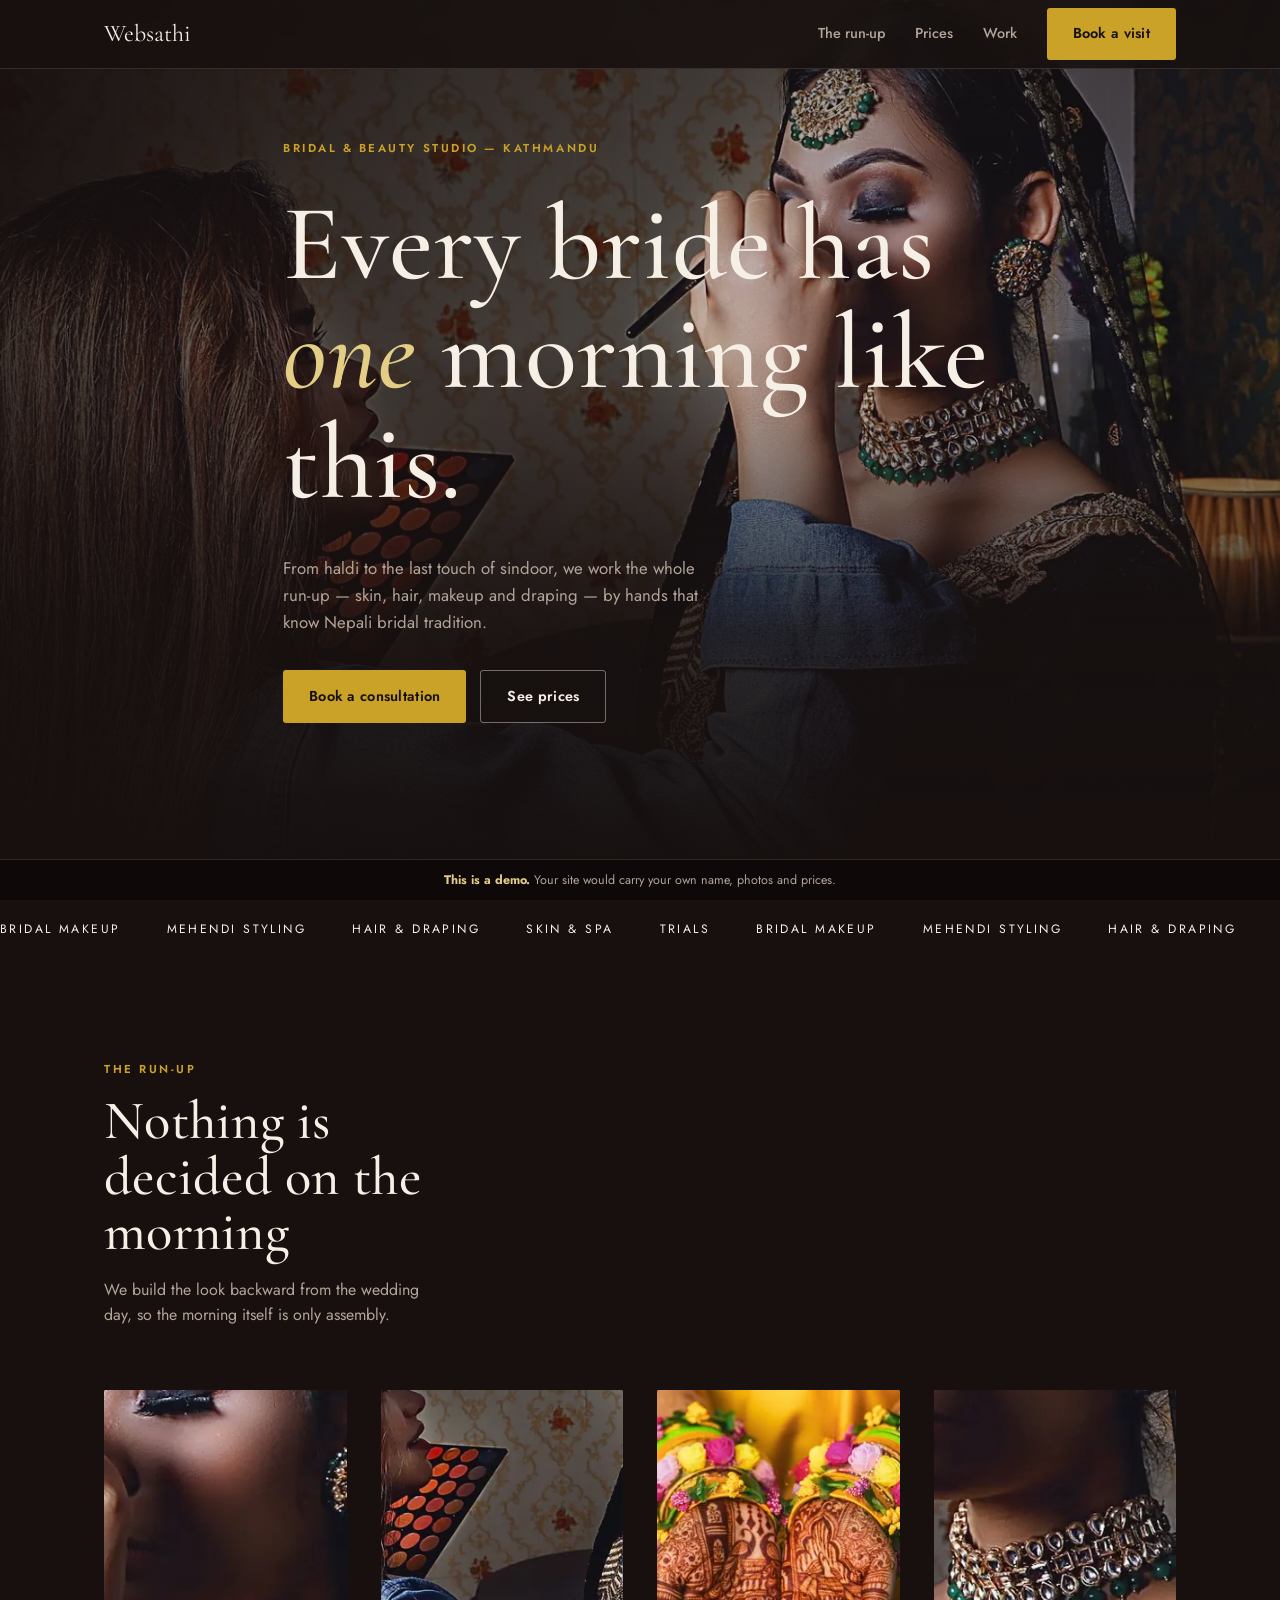
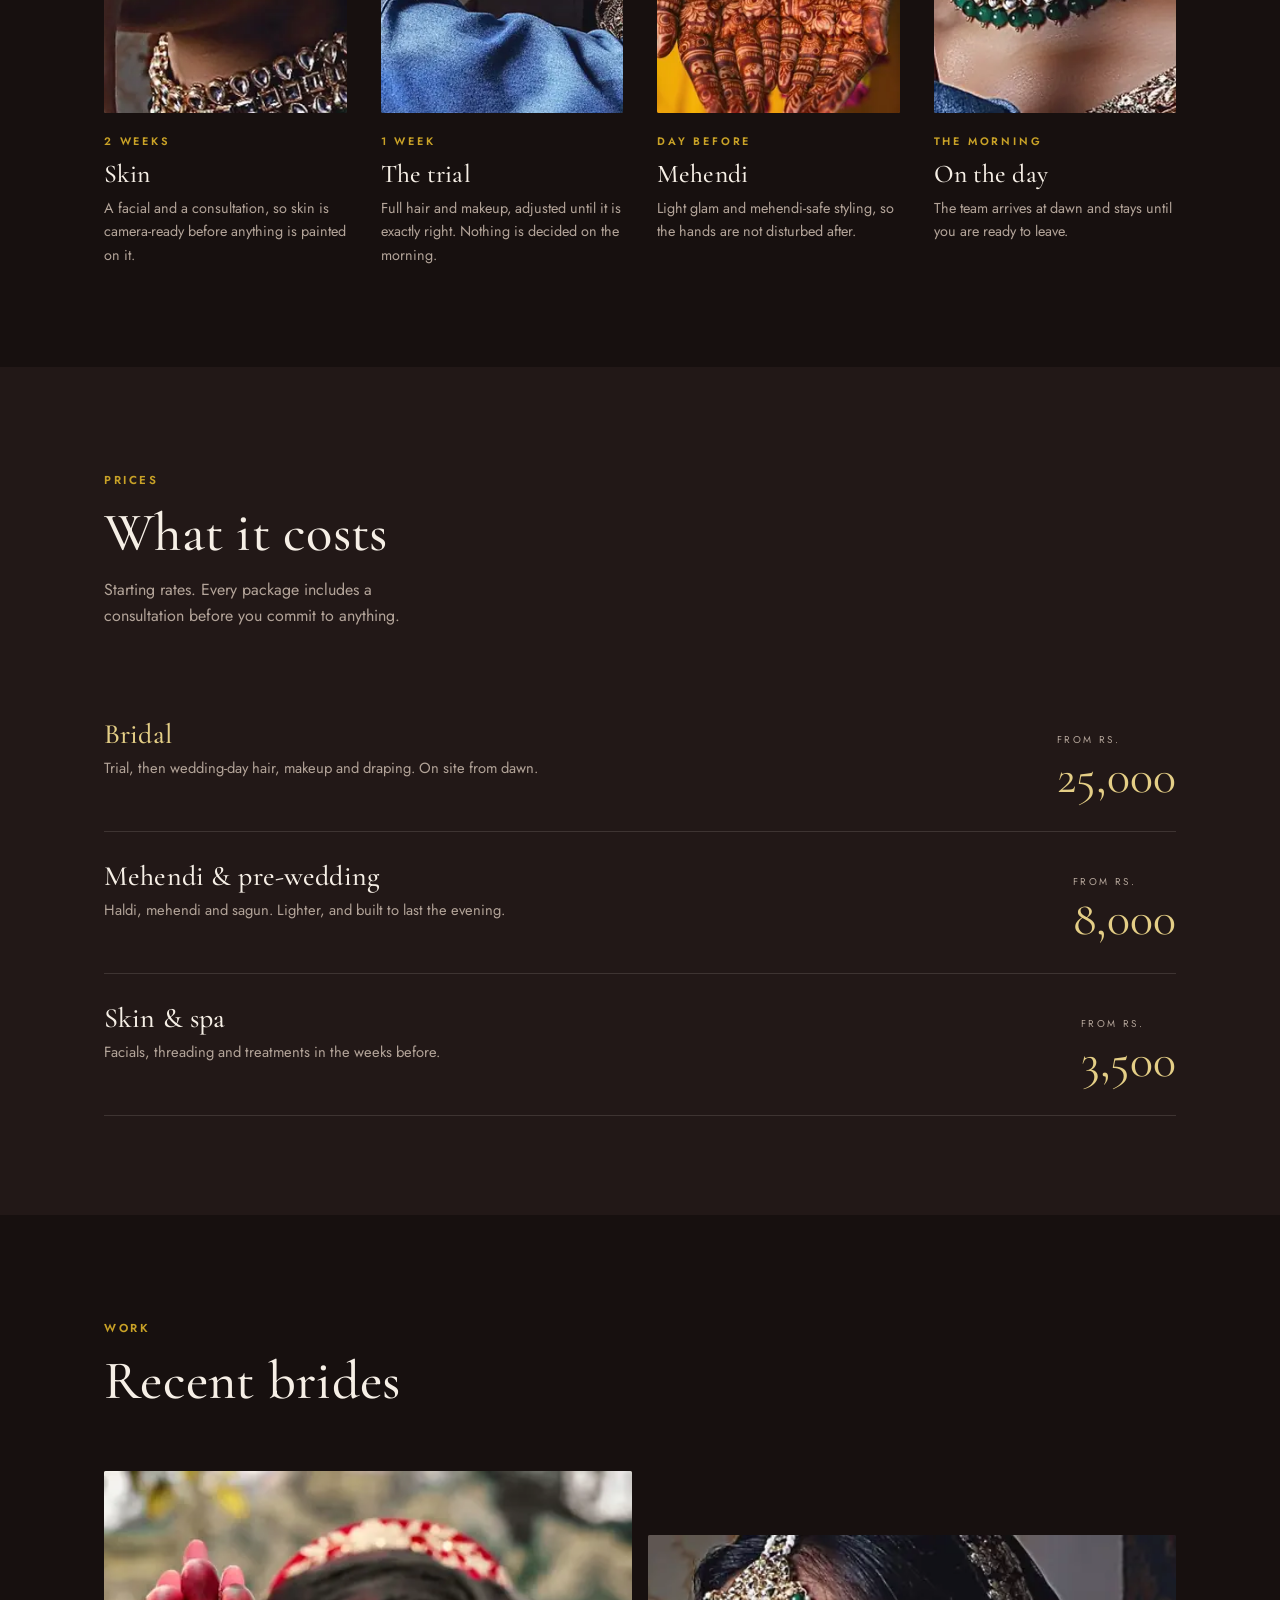
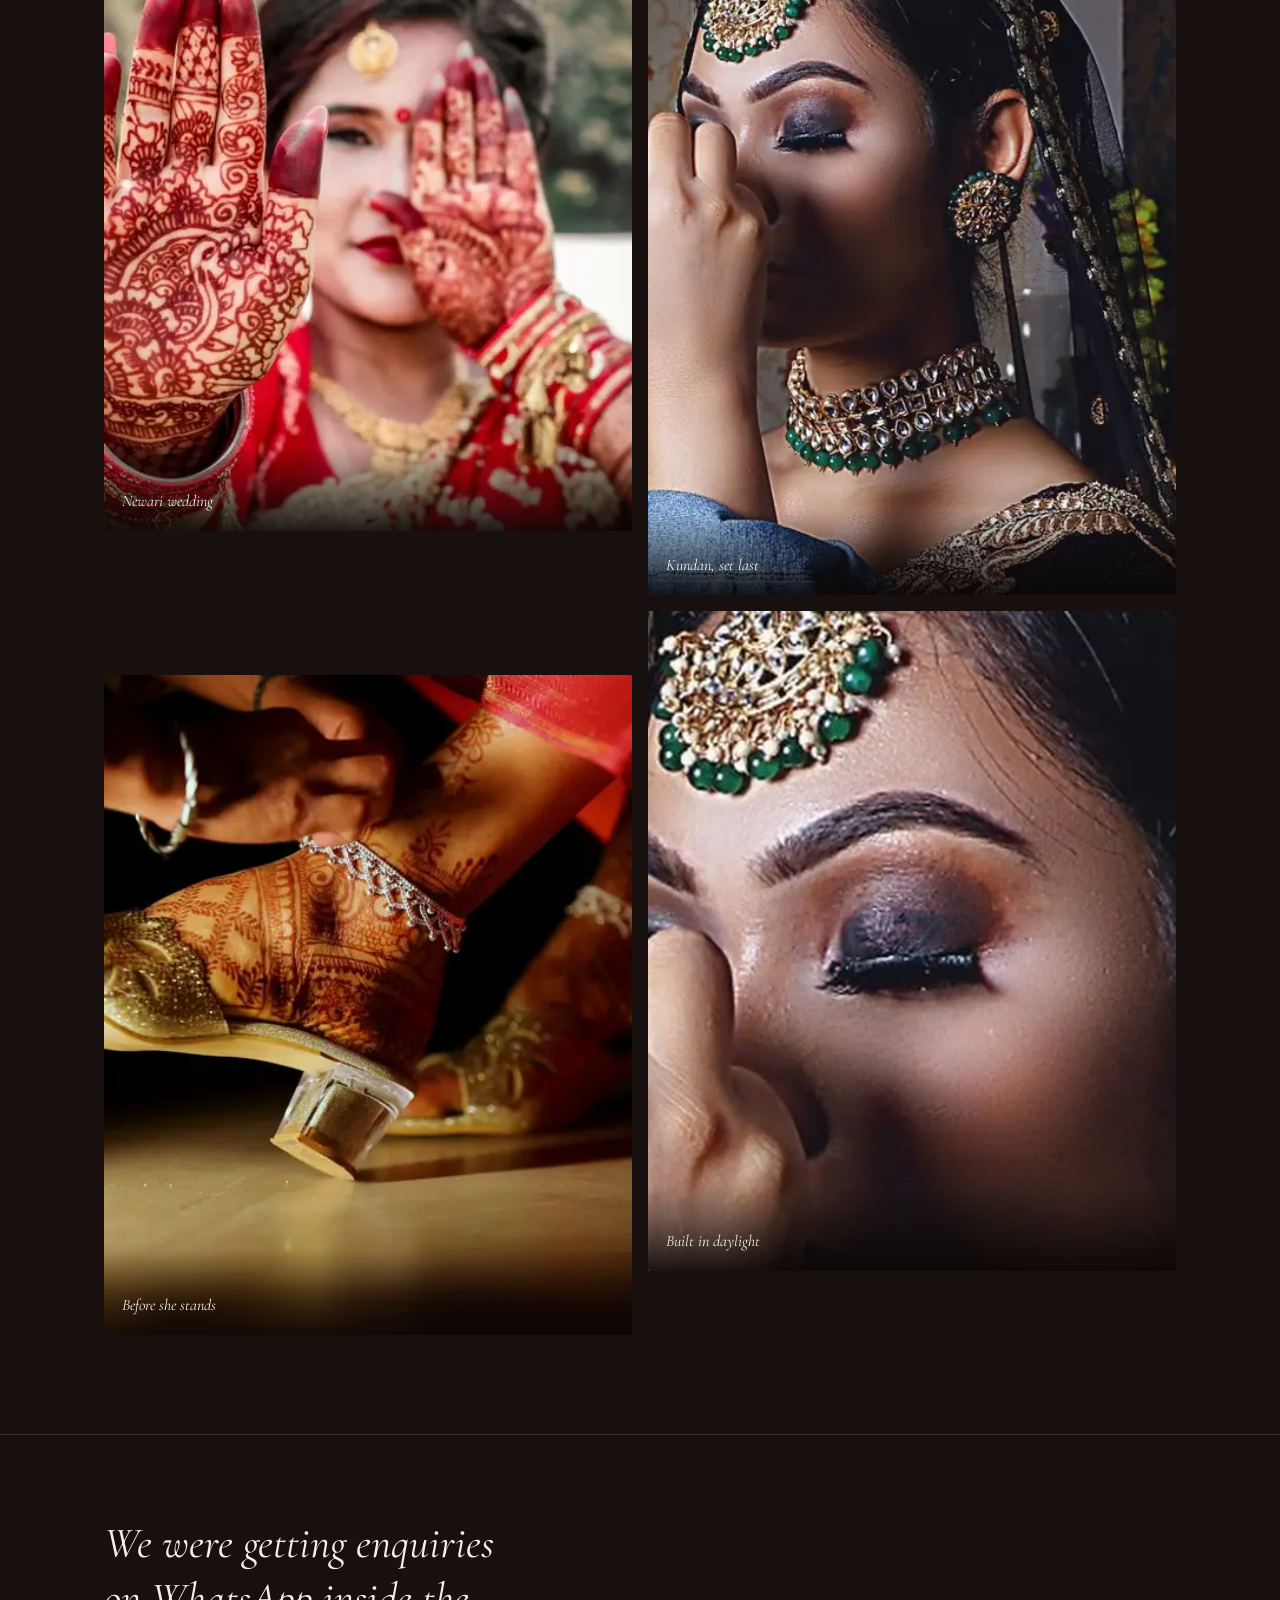
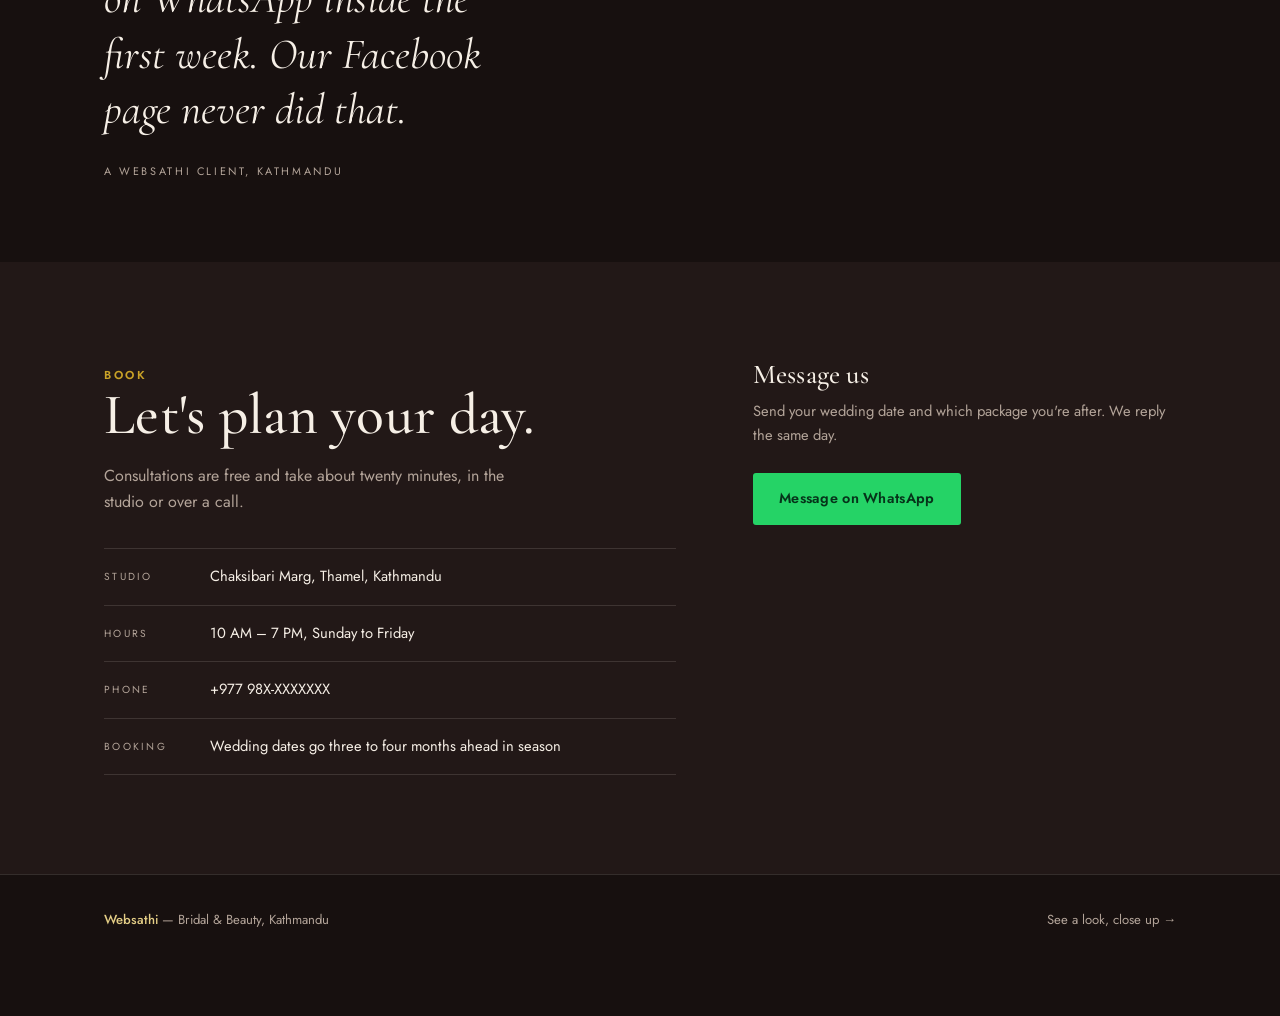
<file: index.html>
<!DOCTYPE html>
<html lang="en" class="no-js">
<head>
<meta charset="UTF-8">
<script>/* Photographs must not depend on a script. Two ways they can:
   JS off entirely — the class below stays and the stylesheet shows them;
   or websathi.js alone fails to run, which the class cannot see, so the
   load handler reveals anything it never got round to marking. */
document.documentElement.classList.remove('no-js');
addEventListener('load',function(){if(window.__wsReady)return;
document.querySelectorAll('.ph img').forEach(function(i){i.classList.add('is-loaded')})});</script>
<meta name="viewport" content="width=device-width, initial-scale=1.0">
<title>Websathi — Bridal &amp; Beauty, Kathmandu</title>
<meta name="description" content="Bridal makeup, hair and skin prep in Kathmandu. Book a free consultation on WhatsApp.">
<meta property="og:type" content="website">
<meta property="og:title" content="Websathi — Bridal &amp; Beauty, Kathmandu">
<meta property="og:description" content="Bridal makeup, hair and skin prep in Kathmandu. Book a free consultation on WhatsApp.">
<meta property="og:url" content="https://utkarshsinghug22-hash.github.io/websathi-demo/">
<meta property="og:image" content="https://utkarshsinghug22-hash.github.io/websathi-demo/preview.jpg">
<meta property="og:image:width" content="1200">
<meta property="og:image:height" content="630">
<meta property="og:locale" content="en_NP">
<meta name="twitter:card" content="summary_large_image">
<meta name="twitter:title" content="Websathi — Bridal &amp; Beauty, Kathmandu">
<meta name="twitter:description" content="Bridal makeup, hair and skin prep in Kathmandu. Book a free consultation on WhatsApp.">
<meta name="twitter:image" content="https://utkarshsinghug22-hash.github.io/websathi-demo/preview.jpg">
<meta name="theme-color" content="#17100F">
<link rel="icon" href="data:image/svg+xml,<svg xmlns='http://www.w3.org/2000/svg' viewBox='0 0 32 32'><rect width='32' height='32' rx='6' fill='%2317100F'/><text x='16' y='23' font-size='19' font-family='Georgia,serif' fill='%23C9A227' text-anchor='middle'>W</text></svg>">
<link rel="preconnect" href="https://fonts.googleapis.com">
<link rel="preconnect" href="https://fonts.gstatic.com" crossorigin>
<link href="https://fonts.googleapis.com/css2?family=Cormorant+Garamond:ital,wght@0,400;0,500;0,600;1,400;1,500&family=Jost:wght@300;400;500;600&display=swap" rel="stylesheet">
<link rel="stylesheet" href="assets/websathi.css?v=b79a6d49">
<style>
  :root{
    /* Warm near-black, not neutral. Gold and red silk go flat on cream and
       glow against this — and the photographs are the product here. */
    --surface:#17100F;
    --surface-warm:#221817;
    --surface-blur:rgba(23,16,15,.88);
    --accent:#C9A227;
    --accent-soft:#E4CE86;
    --accent-deep:#C9A227;
    --accent-deepest:#A9861A;
    --wine:#6B1E28;
    --ink:#F6EFE6;
    --ink-soft:#B3A499;          /* 7.4:1 on --surface */
    --hairline:rgba(246,239,230,.13);
    --hairline-strong:rgba(246,239,230,.42);
    /* The demo banner keeps this site's own near-black rather than
       inverting to cream, where the gold went to 1.37:1. */
    --banner-bg:#0E0908;       /* under --surface, not inverted from it */
    --banner-ink:#B3A499;      /* 8.19:1 */
    --banner-accent:#E4CE86;   /* 12.69:1 */
  }
  body{background:var(--surface);color:var(--ink);font-family:'Jost',sans-serif;}
  h1,h2,h3{font-family:'Cormorant Garamond',serif;font-weight:500;letter-spacing:.005em;line-height:1.02;}
  .logo{font-family:'Cormorant Garamond',serif;font-size:1.5rem;color:var(--ink);}
  .logo span{color:var(--accent);}
  .btn-solid{color:#17100F;}
  .lede{color:var(--ink-soft);}

  /* Section heads carried no size rule after the rewrite, so every h2 fell to
     the 24px UA default while the hero sat at 107px — the scale collapsed the
     moment you left the first screen. */
  .section-head{max-width:34ch;margin-bottom:clamp(38px,5vw,62px);}
  .section-head h2{font-size:clamp(2.1rem,4.6vw,3.4rem);margin:14px 0 16px;}
  .section-head .lede{font-size:1rem;max-width:46ch;}

  /* ── hero: the photograph is the page ────────────────────────────────── */
  .hero{position:relative;min-height:100svh;display:grid;align-items:end;overflow:clip;}
  .hero-media{position:absolute;inset:0;z-index:0;}
  .hero-media img{width:100%;height:100%;object-fit:cover;object-position:62% 30%;}
  .hero::after{
    content:'';position:absolute;inset:0;z-index:1;pointer-events:none;
    background:
      linear-gradient(to top,var(--surface) 4%,rgba(23,16,15,.86) 30%,rgba(23,16,15,.15) 62%,rgba(23,16,15,.45)),
      linear-gradient(to right,rgba(23,16,15,.8),transparent 58%);
  }
  .hero-copy{position:relative;z-index:2;padding-bottom:clamp(48px,9vh,110px);}
  .hero h1{
    font-size:clamp(3rem,8.4vw,7rem);
    margin:.28em 0 .34em;max-width:14ch;
  }
  .hero h1 em{font-style:italic;color:var(--accent-soft);}
  .hero .lede{font-size:1.05rem;max-width:44ch;margin-bottom:34px;}
  .hero-cta{display:flex;gap:14px;flex-wrap:wrap;}

  /* ── the run-up: real intervals, each with a photograph ──────────────── */
  /* The content was always a sequence. 01/02/03/04 was decoration laid over
     it; the intervals themselves are the information. */
  .run{padding:clamp(72px,11vh,128px) 0;}
  .run-grid{display:grid;grid-template-columns:repeat(4,1fr);gap:34px;}
  .run-media{aspect-ratio:3/4;overflow:hidden;border-radius:2px;margin-bottom:20px;}
  .run-media img{width:100%;height:100%;object-fit:cover;}
  .run-when{
    font-family:'Jost',sans-serif;font-size:.68rem;letter-spacing:.26em;
    text-transform:uppercase;color:var(--accent);font-weight:600;margin-bottom:10px;
  }
  .run-step h3{font-size:1.6rem;margin-bottom:10px;}
  .run-body{font-size:.9rem;color:var(--ink-soft);line-height:1.65;}

  /* ── prices: an editorial list, not three boxes ──────────────────────── */
  .prices{background:var(--surface-warm);padding:clamp(72px,11vh,128px) 0;}
  .price-row{
    display:grid;grid-template-columns:1fr auto;gap:26px;align-items:baseline;
    padding:30px 0;border-bottom:1px solid var(--hairline);
  }
  .price-row:first-of-type{border-top:1px solid var(--hairline);}
  .price-row h3{font-size:1.75rem;margin-bottom:8px;}
  .price-row > div p{font-size:.92rem;color:var(--ink-soft);max-width:52ch;}
  .price-fig{
    font-family:'Cormorant Garamond',serif;font-size:clamp(2rem,4vw,3rem);
    color:var(--accent-soft);white-space:nowrap;line-height:1;
  }
  .price-fig span{
    display:block;font-family:'Jost',sans-serif;font-size:.62rem;letter-spacing:.24em;
    text-transform:uppercase;color:var(--ink-soft);margin-bottom:8px;
  }
  .is-lead h3{color:var(--accent-soft);}

  /* ── gallery: photographs at scale ───────────────────────────────────── */
  .work{padding:clamp(72px,11vh,128px) 0;}
  .frames{display:grid;grid-template-columns:repeat(2,1fr);gap:16px;}
  .frame{position:relative;margin:0;aspect-ratio:4/5;overflow:hidden;border-radius:2px;}
  .frame:nth-child(2),.frame:nth-child(3){margin-top:clamp(20px,5vw,64px);}
  .frame img{width:100%;height:100%;object-fit:cover;}
  .frame figcaption{
    position:absolute;left:0;right:0;bottom:0;padding:44px 18px 16px;
    font-family:'Cormorant Garamond',serif;font-style:italic;font-size:1rem;color:var(--ink);
    background:linear-gradient(to top,rgba(10,7,6,.9),transparent);
  }
  @media (hover:hover) and (pointer:fine){
    .frame img{transition:transform 600ms var(--ease-out);}
    .frame:hover img{transform:scale(1.03);}
  }

  /* ── said: no decorative quote mark ──────────────────────────────────── */
  .said{padding:clamp(64px,9vh,110px) 0;border-top:1px solid var(--hairline);}
  .said blockquote{
    font-family:'Cormorant Garamond',serif;font-style:italic;font-weight:400;
    font-size:clamp(1.5rem,3.6vw,2.7rem);line-height:1.28;max-width:22ch;
  }
  .said cite{
    display:block;margin-top:26px;font-style:normal;font-size:.68rem;
    letter-spacing:.24em;text-transform:uppercase;color:var(--ink-soft);
  }

  /* ── book ────────────────────────────────────────────────────────────── */
  .book{padding:clamp(72px,11vh,128px) 0;background:var(--surface-warm);}
  .book-grid{display:grid;grid-template-columns:1.15fr .85fr;gap:clamp(40px,6vw,90px);align-items:start;}
  .book h2{font-size:clamp(2.2rem,5vw,3.6rem);margin-bottom:18px;}
  .book p.lede{margin-bottom:34px;max-width:40ch;}
  .facts{border-top:1px solid var(--hairline);}
  .fact{display:grid;grid-template-columns:88px 1fr;gap:18px;padding:16px 0;border-bottom:1px solid var(--hairline);font-size:.92rem;}
  .fact dt{font-size:.64rem;letter-spacing:.22em;text-transform:uppercase;color:var(--ink-soft);padding-top:4px;}
  .fact dd{margin:0;}
  .book-cta{position:sticky;top:100px;}
  .book-cta h3{font-size:1.7rem;margin-bottom:12px;}
  .book-cta p{font-size:.92rem;color:var(--ink-soft);margin-bottom:26px;}

  footer{padding:34px 0;border-top:1px solid var(--hairline);color:var(--ink-soft);font-size:.82rem;}
  .foot{display:flex;justify-content:space-between;gap:16px;flex-wrap:wrap;}
  .foot strong{color:var(--accent-soft);font-weight:500;}

  @media(max-width:900px){
    .run-grid{grid-template-columns:1fr 1fr;gap:28px;}
    .book-grid{grid-template-columns:1fr;gap:40px;}
    .book-cta{position:static;}
  }
  @media(max-width:640px){
    .hero-media img{object-position:64% 26%;}
    .run-grid{grid-template-columns:1fr;gap:34px;}
    .run-media{aspect-ratio:16/10;}
    .frames{grid-template-columns:1fr;gap:12px;}
    .frame:nth-child(2),.frame:nth-child(3){margin-top:0;}
    .price-row{grid-template-columns:1fr;gap:12px;}
    .price-fig{text-align:left;}
    .price-fig span{display:inline;margin:0 6px 0 0;}
  }
</style>
</head>
<body>

<header>
  <div class="wrap nav">
    <div class="logo">Websathi</div>
    <button class="nav-toggle" aria-label="Menu" aria-expanded="false" aria-controls="nav-links">
      <svg class="icon-open" viewBox="0 0 24 24" fill="none" stroke="currentColor" stroke-width="1.8" stroke-linecap="round"><path d="M3 6h18M3 12h18M3 18h18"/></svg>
      <svg class="icon-close" viewBox="0 0 24 24" fill="none" stroke="currentColor" stroke-width="1.8" stroke-linecap="round"><path d="M6 6l12 12M18 6L6 18"/></svg>
    </button>
    <nav class="nav-links" id="nav-links">
      <a href="#run">The run-up</a>
      <a href="#prices">Prices</a>
      <a href="#work">Work</a>
      <a href="#book" class="btn btn-solid">Book a visit</a>
    </nav>
  </div>
</header>

<section class="hero">
  <div class="hero-media ph" style="background-image:url([data-uri])">
    <picture>
      <source media="(min-width:760px)" type="image/webp" srcset="assets/img/bride-wide-900.webp 900w, assets/img/bride-wide-1400.webp 1400w, assets/img/bride-wide-1800.webp 1800w" sizes="100vw">
      <source media="(min-width:760px)" srcset="assets/img/bride-wide-900.jpg 900w, assets/img/bride-wide-1400.jpg 1400w, assets/img/bride-wide-1800.jpg 1800w" sizes="100vw">
      <source type="image/webp" srcset="assets/img/bride-portrait-480.webp 480w, assets/img/bride-portrait-720.webp 720w, assets/img/bride-portrait-960.webp 960w" sizes="78vw">
      <img src="assets/img/bride-portrait-720.jpg" srcset="assets/img/bride-portrait-480.jpg 480w, assets/img/bride-portrait-720.jpg 720w, assets/img/bride-portrait-960.jpg 960w" sizes="78vw"
           width="1200" height="1600" fetchpriority="high"
           alt="A bride having bridal eye makeup applied, wearing kundan jewellery and a maang tikka.">
    </picture>
  </div>
  <div class="wrap hero-copy">
    <span class="eyebrow">Bridal &amp; beauty studio — Kathmandu</span>
    <h1>Every bride has <em>one</em> morning like this.</h1>
    <p class="lede">From haldi to the last touch of sindoor, we work the whole run-up — skin, hair, makeup and draping — by hands that know Nepali bridal tradition.</p>
    <div class="hero-cta">
      <a href="#book" class="btn btn-solid">Book a consultation</a>
      <a href="#prices" class="btn btn-ghost">See prices</a>
    </div>
  </div>
</section>

<div class="strip">
  <div class="strip-inner">
    <span>Bridal makeup</span><span>Mehendi styling</span><span>Hair &amp; draping</span><span>Skin &amp; spa</span><span>Trials</span>
    <span>Bridal makeup</span><span>Mehendi styling</span><span>Hair &amp; draping</span><span>Skin &amp; spa</span><span>Trials</span>
  </div>
</div>

<section class="run" id="run">
  <div class="wrap">
    <div class="section-head" data-reveal>
      <span class="eyebrow">The run-up</span>
      <h2>Nothing is decided on the morning</h2>
      <p class="lede">We build the look backward from the wedding day, so the morning itself is only assembly.</p>
    </div>
    <div class="run-grid">
      <article class="run-step" data-reveal>
        <div class="run-media ph" style="background-image:url([data-uri])">
          <picture>
          <source type="image/webp" srcset="assets/img/st-base-360.webp 360w, assets/img/st-base-640.webp 640w" sizes="(max-width:900px) 58vw, 300px">
          <img src="assets/img/st-base-640.jpg" srcset="assets/img/st-base-360.jpg 360w, assets/img/st-base-640.jpg 640w"
               sizes="(max-width:900px) 58vw, 300px" width="1000" height="1000" loading="lazy" decoding="async" alt="A bride's jaw and neck, base matched at the jawline.">
        </picture>
        </div>
        <p class="run-when">2 weeks</p>
        <h3>Skin</h3>
        <p class="run-body">A facial and a consultation, so skin is camera-ready before anything is painted on it.</p>
      </article>
      <article class="run-step" data-reveal>
        <div class="run-media ph" style="background-image:url([data-uri])">
          <picture>
          <source type="image/webp" srcset="assets/img/g-palette-360.webp 360w, assets/img/g-palette-560.webp 560w, assets/img/g-palette-860.webp 860w" sizes="(max-width:900px) 58vw, 300px">
          <img src="assets/img/g-palette-560.jpg" srcset="assets/img/g-palette-360.jpg 360w, assets/img/g-palette-560.jpg 560w, assets/img/g-palette-860.jpg 860w"
               sizes="(max-width:900px) 58vw, 300px" width="1000" height="1000" loading="lazy" decoding="async" alt="A makeup artist holding an eyeshadow palette during a bridal trial.">
        </picture>
        </div>
        <p class="run-when">1 week</p>
        <h3>The trial</h3>
        <p class="run-body">Full hair and makeup, adjusted until it is exactly right. Nothing is decided on the morning.</p>
      </article>
      <article class="run-step" data-reveal>
        <div class="run-media ph" style="background-image:url([data-uri])">
          <picture>
          <source type="image/webp" srcset="assets/img/g-mehendi-360.webp 360w, assets/img/g-mehendi-560.webp 560w, assets/img/g-mehendi-860.webp 860w" sizes="(max-width:900px) 58vw, 300px">
          <img src="assets/img/g-mehendi-560.jpg" srcset="assets/img/g-mehendi-360.jpg 360w, assets/img/g-mehendi-560.jpg 560w, assets/img/g-mehendi-860.jpg 860w"
               sizes="(max-width:900px) 58vw, 300px" width="1000" height="1000" loading="lazy" decoding="async" alt="Both palms covered in intricate bridal mehendi with floral kalire.">
        </picture>
        </div>
        <p class="run-when">Day before</p>
        <h3>Mehendi</h3>
        <p class="run-body">Light glam and mehendi-safe styling, so the hands are not disturbed after.</p>
      </article>
      <article class="run-step" data-reveal>
        <div class="run-media ph" style="background-image:url([data-uri])">
          <picture>
          <source type="image/webp" srcset="assets/img/st-jewellery-360.webp 360w, assets/img/st-jewellery-640.webp 640w" sizes="(max-width:900px) 58vw, 300px">
          <img src="assets/img/st-jewellery-640.jpg" srcset="assets/img/st-jewellery-360.jpg 360w, assets/img/st-jewellery-640.jpg 640w"
               sizes="(max-width:900px) 58vw, 300px" width="1000" height="1000" loading="lazy" decoding="async" alt="A bride wearing a finished kundan choker on the wedding morning.">
        </picture>
        </div>
        <p class="run-when">The morning</p>
        <h3>On the day</h3>
        <p class="run-body">The team arrives at dawn and stays until you are ready to leave.</p>
      </article>
    </div>
  </div>
</section>

<section class="prices" id="prices">
  <div class="wrap">
    <div class="section-head" data-reveal>
      <span class="eyebrow">Prices</span>
      <h2>What it costs</h2>
      <p class="lede">Starting rates. Every package includes a consultation before you commit to anything.</p>
    </div>
      <div class="price-row is-lead" data-reveal>
        <div>
          <h3>Bridal</h3>
          <p>Trial, then wedding-day hair, makeup and draping. On site from dawn.</p>
        </div>
        <p class="price-fig"><span>from Rs.</span>25,000</p>
      </div>
      <div class="price-row" data-reveal>
        <div>
          <h3>Mehendi &amp; pre-wedding</h3>
          <p>Haldi, mehendi and sagun. Lighter, and built to last the evening.</p>
        </div>
        <p class="price-fig"><span>from Rs.</span>8,000</p>
      </div>
      <div class="price-row" data-reveal>
        <div>
          <h3>Skin &amp; spa</h3>
          <p>Facials, threading and treatments in the weeks before.</p>
        </div>
        <p class="price-fig"><span>from Rs.</span>3,500</p>
      </div>
  </div>
</section>

<section class="work" id="work">
  <div class="wrap">
    <div class="section-head" data-reveal>
      <span class="eyebrow">Work</span>
      <h2>Recent brides</h2>
    </div>
    <div class="frames">
      <figure class="frame ph" data-reveal style="background-image:url([data-uri])">
        <picture>
          <source type="image/webp" srcset="assets/img/g-bridal-look-360.webp 360w, assets/img/g-bridal-look-560.webp 560w, assets/img/g-bridal-look-860.webp 860w" sizes="(max-width:760px) 60vw, 32vw">
          <img src="assets/img/g-bridal-look-560.jpg" srcset="assets/img/g-bridal-look-360.jpg 360w, assets/img/g-bridal-look-560.jpg 560w, assets/img/g-bridal-look-860.jpg 860w"
               sizes="(max-width:760px) 60vw, 32vw" width="1000" height="1000" loading="lazy" decoding="async" alt="A bride in a red lehenga holding up hands covered in mehendi.">
        </picture>
        <figcaption>Newari wedding</figcaption>
      </figure>
      <figure class="frame ph" data-reveal style="background-image:url([data-uri])">
        <picture>
          <source type="image/webp" srcset="assets/img/g-jewellery-360.webp 360w, assets/img/g-jewellery-560.webp 560w, assets/img/g-jewellery-860.webp 860w" sizes="(max-width:760px) 60vw, 32vw">
          <img src="assets/img/g-jewellery-560.jpg" srcset="assets/img/g-jewellery-360.jpg 360w, assets/img/g-jewellery-560.jpg 560w, assets/img/g-jewellery-860.jpg 860w"
               sizes="(max-width:760px) 60vw, 32vw" width="1000" height="1000" loading="lazy" decoding="async" alt="A bride in finished bridal makeup with a kundan choker.">
        </picture>
        <figcaption>Kundan, set last</figcaption>
      </figure>
      <figure class="frame ph" data-reveal style="background-image:url([data-uri])">
        <picture>
          <source type="image/webp" srcset="assets/img/g-details-360.webp 360w, assets/img/g-details-560.webp 560w, assets/img/g-details-860.webp 860w" sizes="(max-width:760px) 60vw, 32vw">
          <img src="assets/img/g-details-560.jpg" srcset="assets/img/g-details-360.jpg 360w, assets/img/g-details-560.jpg 560w, assets/img/g-details-860.jpg 860w"
               sizes="(max-width:760px) 60vw, 32vw" width="1000" height="1000" loading="lazy" decoding="async" alt="Bridal feet with mehendi, a silver payal and gold sandals.">
        </picture>
        <figcaption>Before she stands</figcaption>
      </figure>
      <figure class="frame ph" data-reveal style="background-image:url([data-uri])">
        <picture>
          <source type="image/webp" srcset="assets/img/st-eyes-360.webp 360w, assets/img/st-eyes-640.webp 640w" sizes="(max-width:760px) 60vw, 32vw">
          <img src="assets/img/st-eyes-640.jpg" srcset="assets/img/st-eyes-360.jpg 360w, assets/img/st-eyes-640.jpg 640w"
               sizes="(max-width:760px) 60vw, 32vw" width="1000" height="1000" loading="lazy" decoding="async" alt="A bride's eye in finished bronze bridal makeup.">
        </picture>
        <figcaption>Built in daylight</figcaption>
      </figure>
    </div>
  </div>
</section>

<section class="said">
  <div class="wrap" data-reveal>
    <blockquote>We were getting enquiries on WhatsApp inside the first week. Our Facebook page never did that.</blockquote>
    <cite>A Websathi client, Kathmandu</cite>
  </div>
</section>

<section class="book" id="book">
  <div class="wrap book-grid">
    <div data-reveal>
      <span class="eyebrow">Book</span>
      <h2>Let's plan your day.</h2>
      <p class="lede">Consultations are free and take about twenty minutes, in the studio or over a call.</p>
      <dl class="facts">
        <div class="fact"><dt>Studio</dt><dd>Chaksibari Marg, Thamel, Kathmandu</dd></div>
        <div class="fact"><dt>Hours</dt><dd>10 AM – 7 PM, Sunday to Friday</dd></div>
        <div class="fact"><dt>Phone</dt><dd>+977 98X-XXXXXXX</dd></div>
        <div class="fact"><dt>Booking</dt><dd>Wedding dates go three to four months ahead in season</dd></div>
      </dl>
    </div>
    <div class="book-cta" data-reveal>
      <h3>Message us</h3>
      <p>Send your wedding date and which package you're after. We reply the same day.</p>
      <a class="btn btn-wa" target="_blank" rel="noopener"
         href="https://wa.me/9779863336100?text=Hi%20Websathi%20%E2%80%94%20I%20saw%20the%20bridal%20demo%20site%20and%20I%27d%20like%20one%20for%20my%20business.">Message on WhatsApp</a>
    </div>
  </div>
</section>

<footer>
  <div class="wrap foot">
    <div><strong>Websathi</strong> — Bridal &amp; Beauty, Kathmandu</div>
    <div><a href="showcase/">See a look, close up →</a></div>
  </div>
</footer>

<div class="demo-banner">
  <strong>This is a demo.</strong> Your site would carry your own name, photos and prices.
</div>

<script src="assets/websathi.js?v=8cb24769" defer></script>
</body>
</html>
</file>
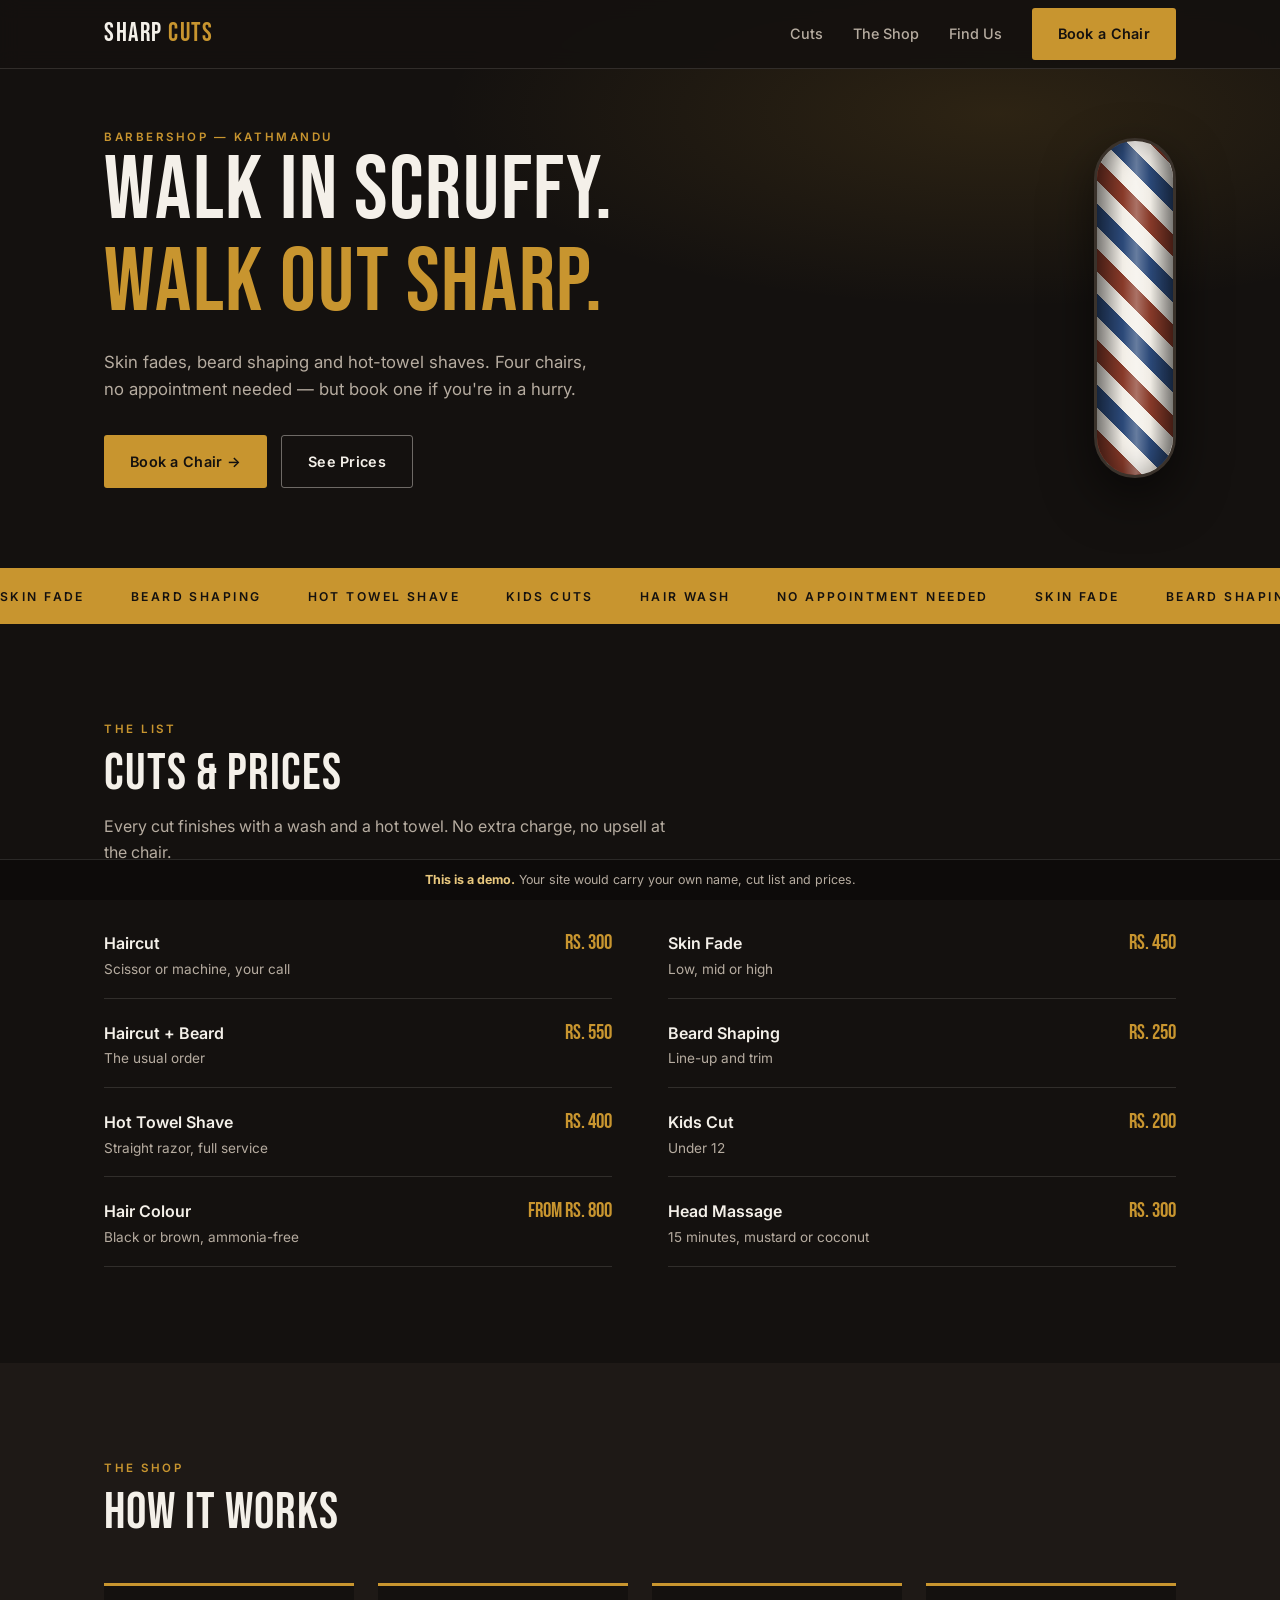
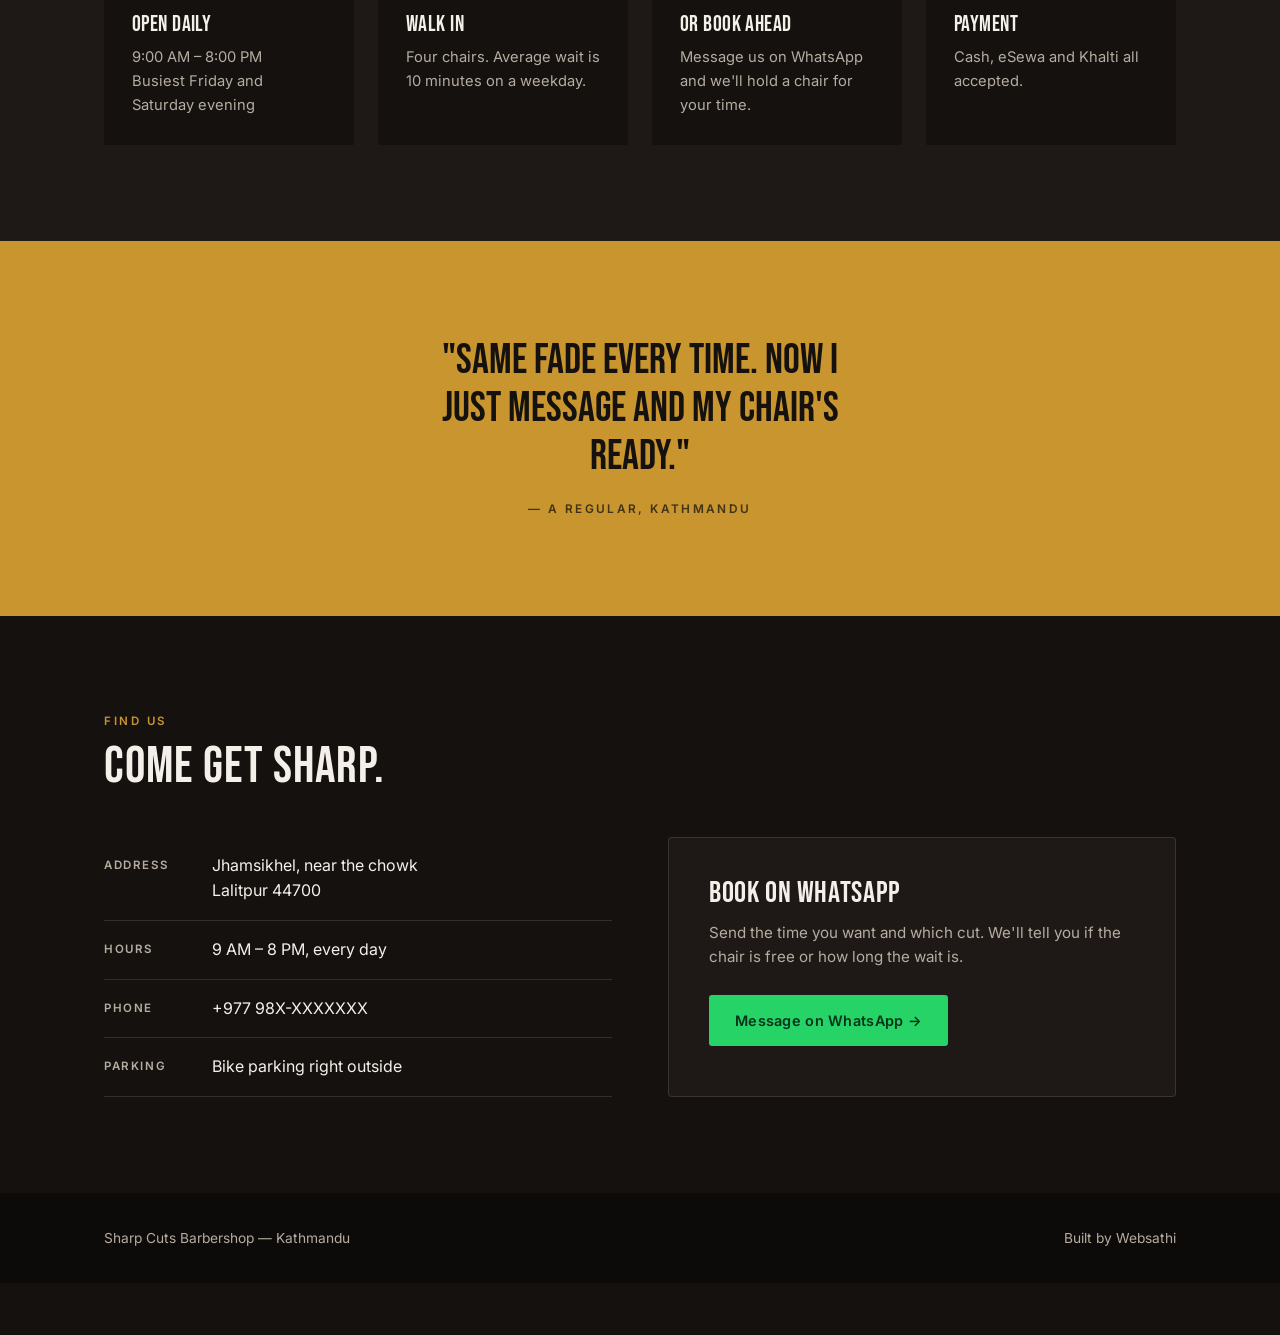
<file: barber/index.html>
<!DOCTYPE html>
<html lang="en" class="no-js">
<head>
<meta charset="UTF-8">
<script>/* Photographs must not depend on a script. Two ways they can:
   JS off entirely — the class below stays and the stylesheet shows them;
   or websathi.js alone fails to run, which the class cannot see, so the
   load handler reveals anything it never got round to marking. */
document.documentElement.classList.remove('no-js');
addEventListener('load',function(){if(window.__wsReady)return;
document.querySelectorAll('.ph img').forEach(function(i){i.classList.add('is-loaded')})});</script>
<meta name="viewport" content="width=device-width, initial-scale=1.0">
<title>Websathi — Sharp Cuts Barbershop, Kathmandu</title>
<meta name="description" content="Skin fades, beard shaping and hot-towel shaves in Lalitpur. Walk in or book a chair on WhatsApp.">
<meta property="og:type" content="website">
<meta property="og:title" content="Sharp Cuts Barbershop — Kathmandu">
<meta property="og:description" content="Skin fades, beard shaping and hot-towel shaves. Walk in, or book a chair on WhatsApp.">
<meta property="og:url" content="https://utkarshsinghug22-hash.github.io/websathi-demo/barber/">
<meta property="og:image" content="https://utkarshsinghug22-hash.github.io/websathi-demo/barber/preview.png">
<meta property="og:image:width" content="1200">
<meta property="og:image:height" content="630">
<meta property="og:locale" content="en_NP">
<meta name="twitter:card" content="summary_large_image">
<meta name="twitter:title" content="Sharp Cuts Barbershop — Kathmandu">
<meta name="twitter:description" content="Skin fades, beard shaping and hot-towel shaves. Walk in, or book a chair on WhatsApp.">
<meta name="twitter:image" content="https://utkarshsinghug22-hash.github.io/websathi-demo/barber/preview.png">
<meta name="theme-color" content="#14110F">
<link rel="icon" href="data:image/svg+xml,<svg xmlns='http://www.w3.org/2000/svg' viewBox='0 0 32 32'><rect width='32' height='32' rx='6' fill='%2314110F'/><text x='16' y='23' font-size='18' font-family='Helvetica,sans-serif' fill='%23C8952F' text-anchor='middle'>S</text></svg>">
<link rel="preconnect" href="https://fonts.googleapis.com">
<link rel="preconnect" href="https://fonts.gstatic.com" crossorigin>
<link href="https://fonts.googleapis.com/css2?family=Bebas+Neue&family=Inter:wght@400;500;600;700&display=swap" rel="stylesheet">
<link rel="stylesheet" href="../assets/websathi.css?v=b79a6d49">
<style>
  :root{
    /* A dark shop. The shared sheet is written semantically, so "surface" is
       simply dark here and "ink" is the light text that sits on it. */
    --accent:#C8952F;
    --accent-soft:#E8C87E;
    --accent-deep:#C8952F;
    --accent-deepest:#A8781F;
    --surface:#14110F;
    --surface-warm:#1E1916;
    --surface-blur:rgba(20,17,15,.9);
    --bone:#F4F0E9;
    --rust:#8A3B2A;
    --ink:#F4F0E9;
    --ink-soft:#B6ACA0;   /* 7.3:1 on #14110F */
    /* This shop worked around the inverted banner before the shared sheet
       had tokens for it; these are the same colours, now named. */
    --banner-bg:#0D0B0A;
    --banner-ink:#B6ACA0;      /* 8.79:1 */
    --banner-accent:#E8C87E;   /* 12.15:1 */
    --hairline:rgba(244,240,233,.13);
    --hairline-strong:rgba(244,240,233,.4);
  }
  body{background:var(--surface);color:var(--ink);font-family:'Inter',sans-serif;}
  h1,h2,h3{font-family:'Bebas Neue',sans-serif;font-weight:400;letter-spacing:.02em;line-height:1.02;}
  .logo{font-family:'Bebas Neue',sans-serif;font-size:1.6rem;letter-spacing:.06em;}
  .logo span{color:var(--accent);}
  .btn-solid{color:#14110F;}          /* brass button carries dark text */

  .hero{padding:128px 0 80px;position:relative;overflow:hidden;
    background:radial-gradient(ellipse 70% 55% at 78% 20%,rgba(200,149,47,.14),transparent 62%),var(--surface);}
  .hero-grid{display:grid;grid-template-columns:1.2fr .8fr;gap:52px;align-items:center;}
  .hero h1{font-size:clamp(3rem,7.4vw,5.6rem);}
  .hero h1 span{color:var(--accent);}
  .hero p{font-size:1.05rem;max-width:46ch;color:var(--ink-soft);margin:20px 0 32px;}
  .hero-cta{display:flex;gap:14px;flex-wrap:wrap;}

  /* The pole is the one thing every barbershop on earth shares. */
  .pole{height:340px;width:82px;margin-left:auto;border-radius:41px;position:relative;overflow:hidden;
    border:3px solid #3A322B;
    background:repeating-linear-gradient(45deg,var(--bone) 0 16px,var(--rust) 16px 32px,var(--bone) 32px 48px,#2C4A7A 48px 64px);
    box-shadow:0 20px 50px rgba(0,0,0,.55), inset 0 0 30px rgba(0,0,0,.35);
    animation:pole-turn 3.2s linear infinite;}
  @keyframes pole-turn{to{background-position:0 -128px;}}
  .pole::after{content:'';position:absolute;inset:0;border-radius:41px;
    background:linear-gradient(90deg,rgba(0,0,0,.4),transparent 34%,rgba(255,255,255,.28) 52%,transparent 70%,rgba(0,0,0,.4));}

  .strip{background:var(--accent);color:#14110F;}
  .strip-inner{font-weight:600;}

  .sec-head{max-width:58ch;margin-bottom:44px;}
  .sec-head h2{font-size:clamp(2.1rem,4.4vw,3.2rem);margin:10px 0 14px;}
  .sec-head p{color:var(--ink-soft);}

  .cuts{display:grid;grid-template-columns:1fr 1fr;gap:0 56px;}
  .cut{display:flex;justify-content:space-between;gap:18px;align-items:baseline;
    padding:17px 0;border-bottom:1px solid var(--hairline);}
  .cut-name{font-weight:600;font-size:1rem;}
  .cut-note{font-size:.85rem;color:var(--ink-soft);display:block;margin-top:2px;}
  .cut-price{font-family:'Bebas Neue',sans-serif;font-size:1.3rem;color:var(--accent);white-space:nowrap;}

  .info{background:var(--surface-warm);}
  .info-grid{display:grid;grid-template-columns:repeat(auto-fit,minmax(210px,1fr));gap:24px;}
  .icard{background:var(--surface);padding:28px;border-top:3px solid var(--accent);}
  .icard h3{font-size:1.35rem;margin-bottom:10px;}
  .icard p{font-size:.92rem;color:var(--ink-soft);}

  .quote{background:var(--accent);color:#14110F;text-align:center;}
  .quote p{font-family:'Bebas Neue',sans-serif;font-size:clamp(1.7rem,3.8vw,2.6rem);
    max-width:26ch;margin:0 auto 14px;line-height:1.15;}
  .quote small{font-size:.74rem;letter-spacing:.2em;text-transform:uppercase;opacity:.75;font-weight:600;}

  .contact-grid{display:grid;grid-template-columns:1fr 1fr;gap:56px;}
  .row{display:flex;gap:16px;padding:16px 0;border-bottom:1px solid var(--hairline);}
  .row strong{min-width:92px;font-size:.72rem;letter-spacing:.14em;text-transform:uppercase;
    color:var(--ink-soft);padding-top:3px;font-weight:600;}
  .cta-card{background:var(--surface-warm);border:1px solid var(--hairline);padding:40px;border-radius:4px;}
  .cta-card h3{font-size:1.9rem;margin-bottom:12px;}
  .cta-card p{color:var(--ink-soft);font-size:.95rem;margin-bottom:26px;}

  footer{background:#0D0B0A;color:var(--ink-soft);padding:34px 0;font-size:.86rem;}
  .foot{display:flex;justify-content:space-between;gap:14px;flex-wrap:wrap;}

  @media(max-width:900px){
    .hero{padding:100px 0 52px;}
    .hero-grid{grid-template-columns:1fr;gap:34px;}
    .pole{margin:0;height:220px;width:60px;border-radius:30px;}
    .pole::after{border-radius:30px;}
  }
  @media(max-width:820px){
    .cuts{grid-template-columns:1fr;}
    .contact-grid{grid-template-columns:1fr;gap:36px;}
    .cta-card{padding:30px;}
  }
  @media (prefers-reduced-motion:reduce){.pole{animation:none;}}
</style>
</head>
<body>

<header>
  <div class="wrap nav">
    <div class="logo">Sharp <span>Cuts</span></div>
    <button class="nav-toggle" aria-label="Menu" aria-expanded="false" aria-controls="nav-links">
      <svg class="icon-open" viewBox="0 0 24 24" fill="none" stroke="currentColor" stroke-width="1.8" stroke-linecap="round"><path d="M3 6h18M3 12h18M3 18h18"/></svg>
      <svg class="icon-close" viewBox="0 0 24 24" fill="none" stroke="currentColor" stroke-width="1.8" stroke-linecap="round"><path d="M6 6l12 12M18 6L6 18"/></svg>
    </button>
    <nav class="nav-links" id="nav-links">
      <a href="#cuts">Cuts</a>
      <a href="#shop">The Shop</a>
      <a href="#contact">Find Us</a>
      <a href="#contact" class="btn btn-solid">Book a Chair</a>
    </nav>
  </div>
</header>

<div class="hero">
  <div class="wrap hero-grid">
    <div>
      <div class="eyebrow">Barbershop — Kathmandu</div>
      <h1>Walk in scruffy.<br><span>Walk out sharp.</span></h1>
      <p>Skin fades, beard shaping and hot-towel shaves. Four chairs, no appointment needed — but book one if you're in a hurry.</p>
      <div class="hero-cta">
        <a href="#contact" class="btn btn-solid">Book a Chair →</a>
        <a href="#cuts" class="btn btn-ghost">See Prices</a>
      </div>
    </div>
    <div class="pole" aria-hidden="true"></div>
  </div>
</div>

<div class="strip">
  <div class="strip-inner">
    <span>SKIN FADE</span><span>BEARD SHAPING</span><span>HOT TOWEL SHAVE</span><span>KIDS CUTS</span><span>HAIR WASH</span><span>NO APPOINTMENT NEEDED</span>
    <span>SKIN FADE</span><span>BEARD SHAPING</span><span>HOT TOWEL SHAVE</span><span>KIDS CUTS</span><span>HAIR WASH</span><span>NO APPOINTMENT NEEDED</span>
  </div>
</div>

<section id="cuts">
  <div class="wrap">
    <div class="sec-head" data-reveal>
      <div class="eyebrow">The List</div>
      <h2>Cuts &amp; Prices</h2>
      <p>Every cut finishes with a wash and a hot towel. No extra charge, no upsell at the chair.</p>
    </div>
    <div class="cuts">
      <div class="cut" data-reveal><div><span class="cut-name">Haircut</span><span class="cut-note">Scissor or machine, your call</span></div><div class="cut-price">Rs. 300</div></div>
      <div class="cut" data-reveal><div><span class="cut-name">Skin Fade</span><span class="cut-note">Low, mid or high</span></div><div class="cut-price">Rs. 450</div></div>
      <div class="cut" data-reveal><div><span class="cut-name">Haircut + Beard</span><span class="cut-note">The usual order</span></div><div class="cut-price">Rs. 550</div></div>
      <div class="cut" data-reveal><div><span class="cut-name">Beard Shaping</span><span class="cut-note">Line-up and trim</span></div><div class="cut-price">Rs. 250</div></div>
      <div class="cut" data-reveal><div><span class="cut-name">Hot Towel Shave</span><span class="cut-note">Straight razor, full service</span></div><div class="cut-price">Rs. 400</div></div>
      <div class="cut" data-reveal><div><span class="cut-name">Kids Cut</span><span class="cut-note">Under 12</span></div><div class="cut-price">Rs. 200</div></div>
      <div class="cut" data-reveal><div><span class="cut-name">Hair Colour</span><span class="cut-note">Black or brown, ammonia-free</span></div><div class="cut-price">from Rs. 800</div></div>
      <div class="cut" data-reveal><div><span class="cut-name">Head Massage</span><span class="cut-note">15 minutes, mustard or coconut</span></div><div class="cut-price">Rs. 300</div></div>
    </div>
  </div>
</section>

<section class="info" id="shop">
  <div class="wrap">
    <div class="sec-head" data-reveal>
      <div class="eyebrow">The Shop</div>
      <h2>How it works</h2>
    </div>
    <div class="info-grid">
      <div class="icard" data-reveal><h3>Open daily</h3><p>9:00 AM – 8:00 PM<br>Busiest Friday and Saturday evening</p></div>
      <div class="icard" data-reveal><h3>Walk in</h3><p>Four chairs. Average wait is 10 minutes on a weekday.</p></div>
      <div class="icard" data-reveal><h3>Or book ahead</h3><p>Message us on WhatsApp and we'll hold a chair for your time.</p></div>
      <div class="icard" data-reveal><h3>Payment</h3><p>Cash, eSewa and Khalti all accepted.</p></div>
    </div>
  </div>
</section>

<section class="quote">
  <div class="wrap">
    <p>"Same fade every time. Now I just message and my chair's ready."</p>
    <small>— A regular, Kathmandu</small>
  </div>
</section>

<section id="contact">
  <div class="wrap">
    <div class="sec-head" data-reveal>
      <div class="eyebrow">Find Us</div>
      <h2>Come get sharp.</h2>
    </div>
    <div class="contact-grid">
      <div data-reveal>
        <div class="row"><strong>Address</strong><div>Jhamsikhel, near the chowk<br>Lalitpur 44700</div></div>
        <div class="row"><strong>Hours</strong><div>9 AM – 8 PM, every day</div></div>
        <div class="row"><strong>Phone</strong><div>+977 98X-XXXXXXX</div></div>
        <div class="row"><strong>Parking</strong><div>Bike parking right outside</div></div>
      </div>
      <div class="cta-card" data-reveal>
        <h3>Book on WhatsApp</h3>
        <p>Send the time you want and which cut. We'll tell you if the chair is free or how long the wait is.</p>
        <a class="btn btn-wa" target="_blank" rel="noopener"
           href="https://wa.me/9779863336100?text=Hi%20Websathi%20%E2%80%94%20I%20saw%20the%20barbershop%20demo%20site%20and%20I%27d%20like%20one%20for%20my%20shop.">Message on WhatsApp →</a>
      </div>
    </div>
  </div>
</section>

<footer>
  <div class="wrap foot">
    <div>Sharp Cuts Barbershop — Kathmandu</div>
    <div>Built by Websathi</div>
  </div>
</footer>

<div class="demo-banner">
  <strong>This is a demo.</strong> Your site would carry your own name, cut list and prices.
</div>

<script src="../assets/websathi.js?v=8cb24769" defer></script>
</body>
</html>
</file>
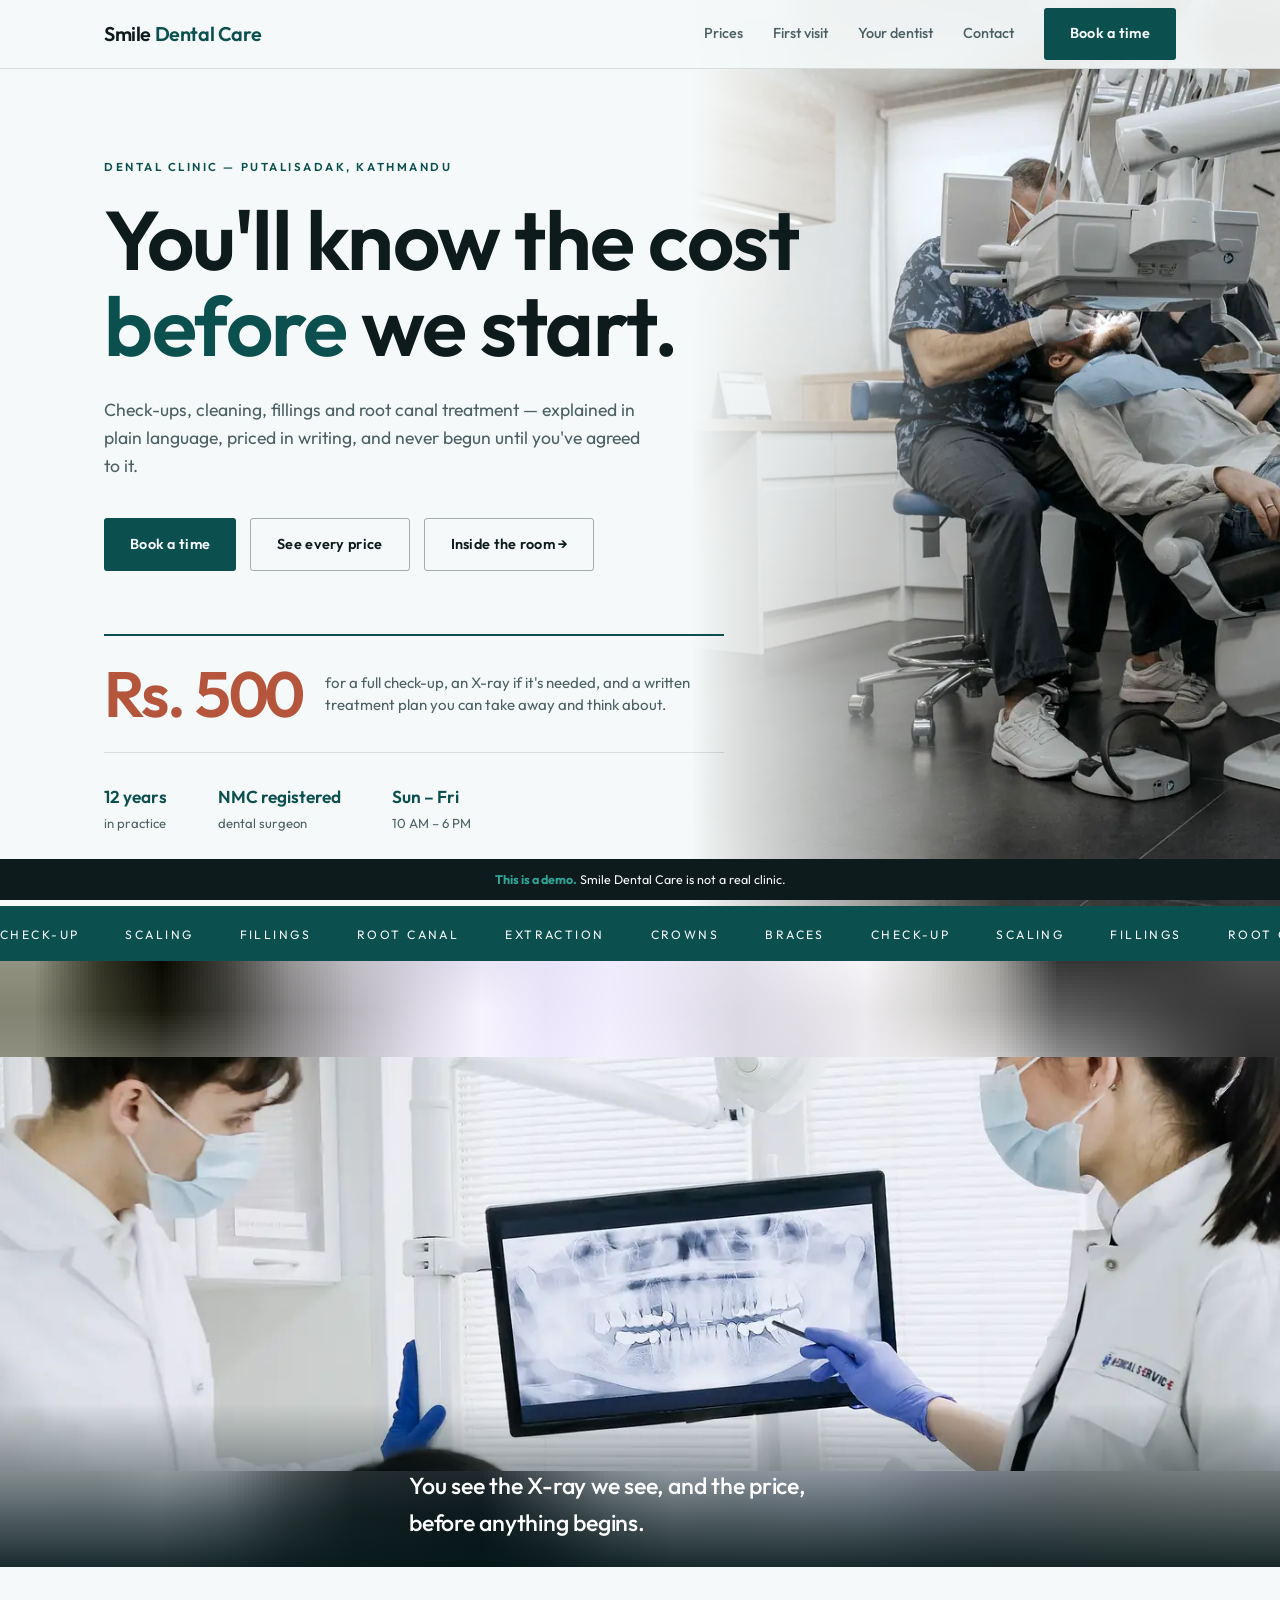
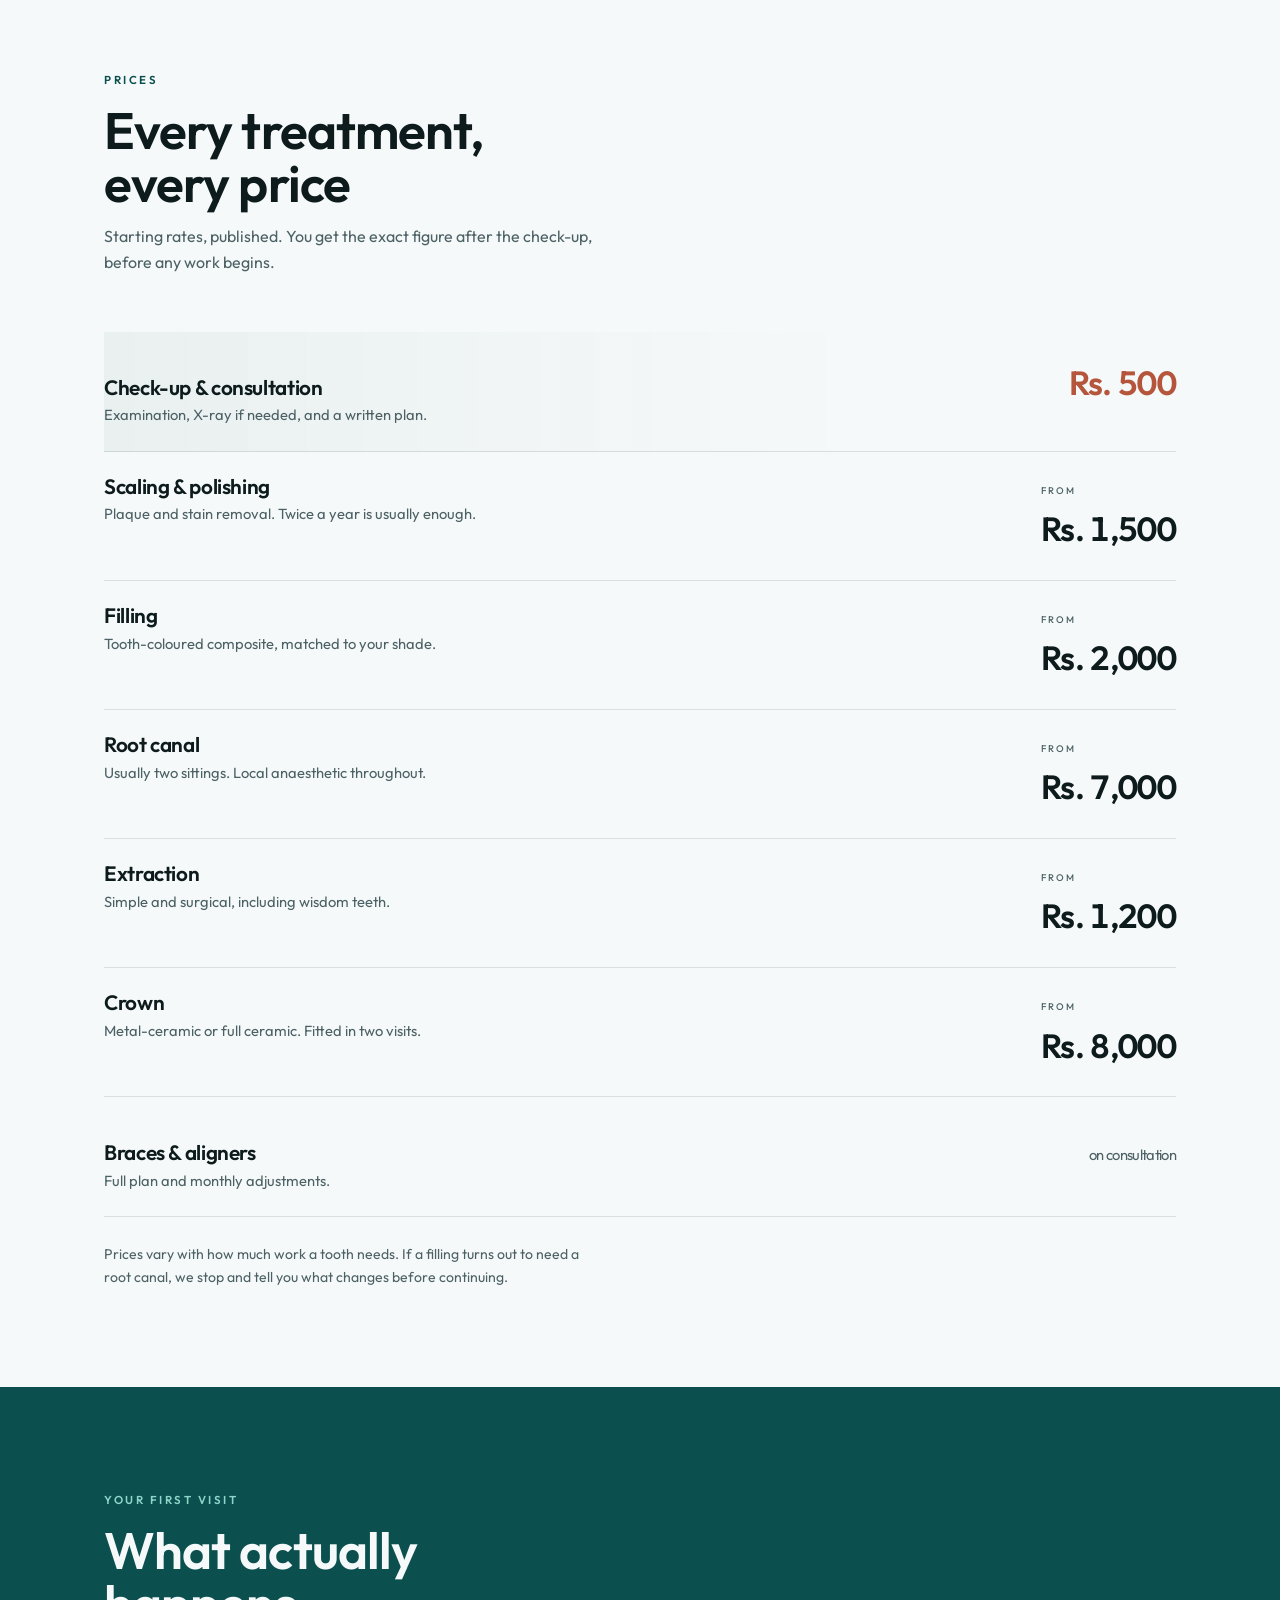
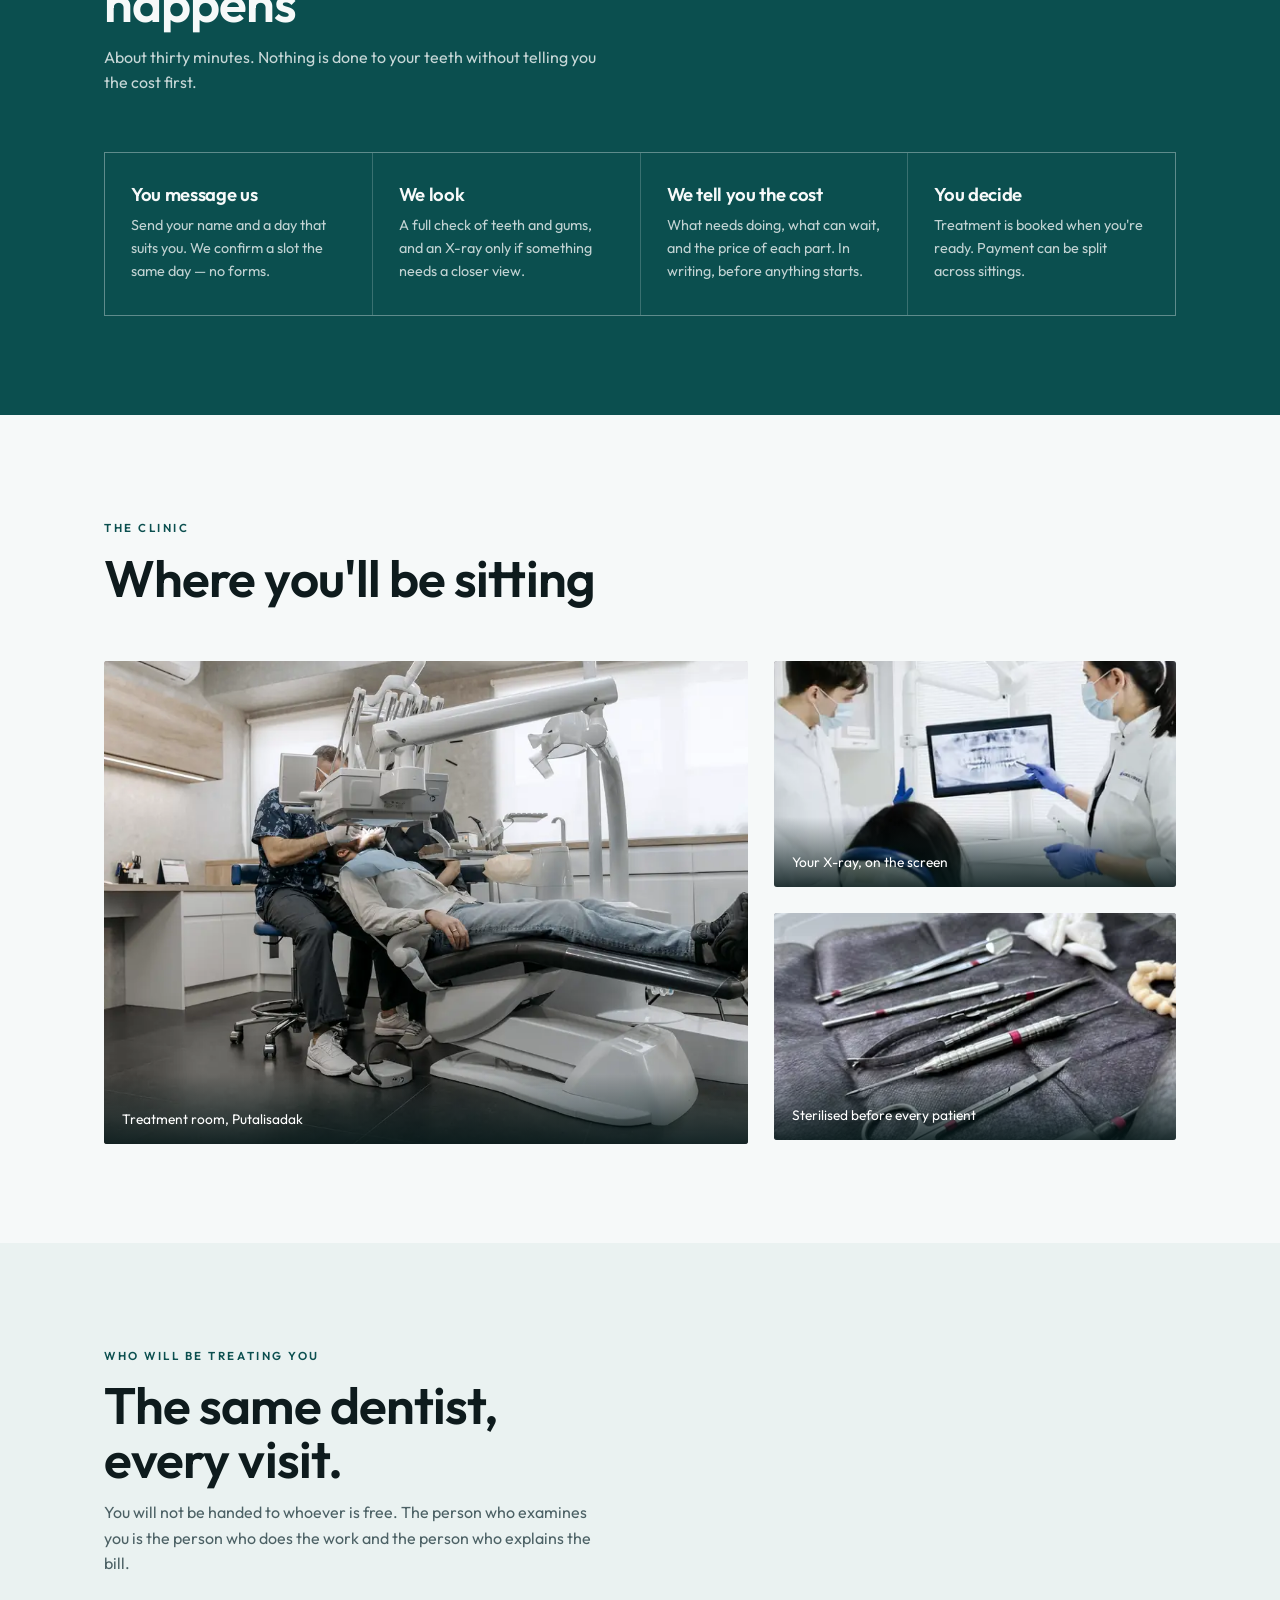
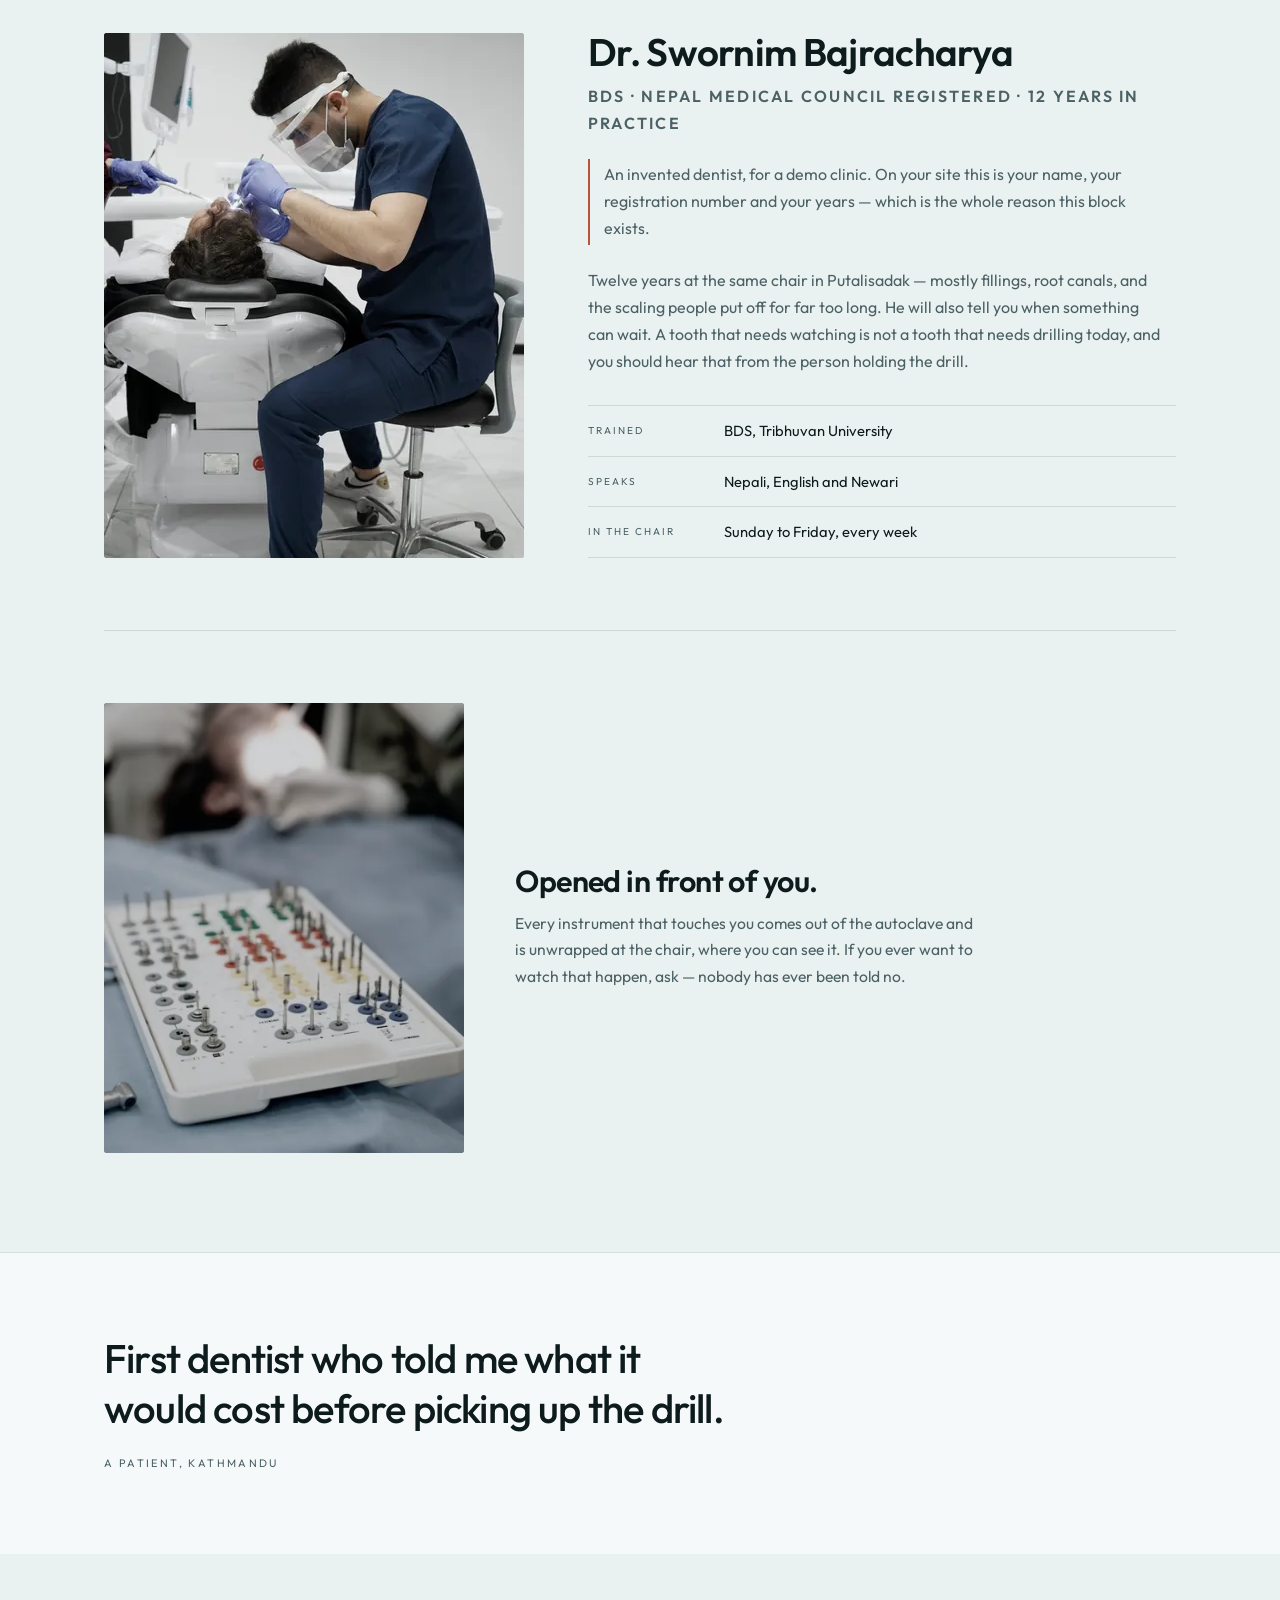
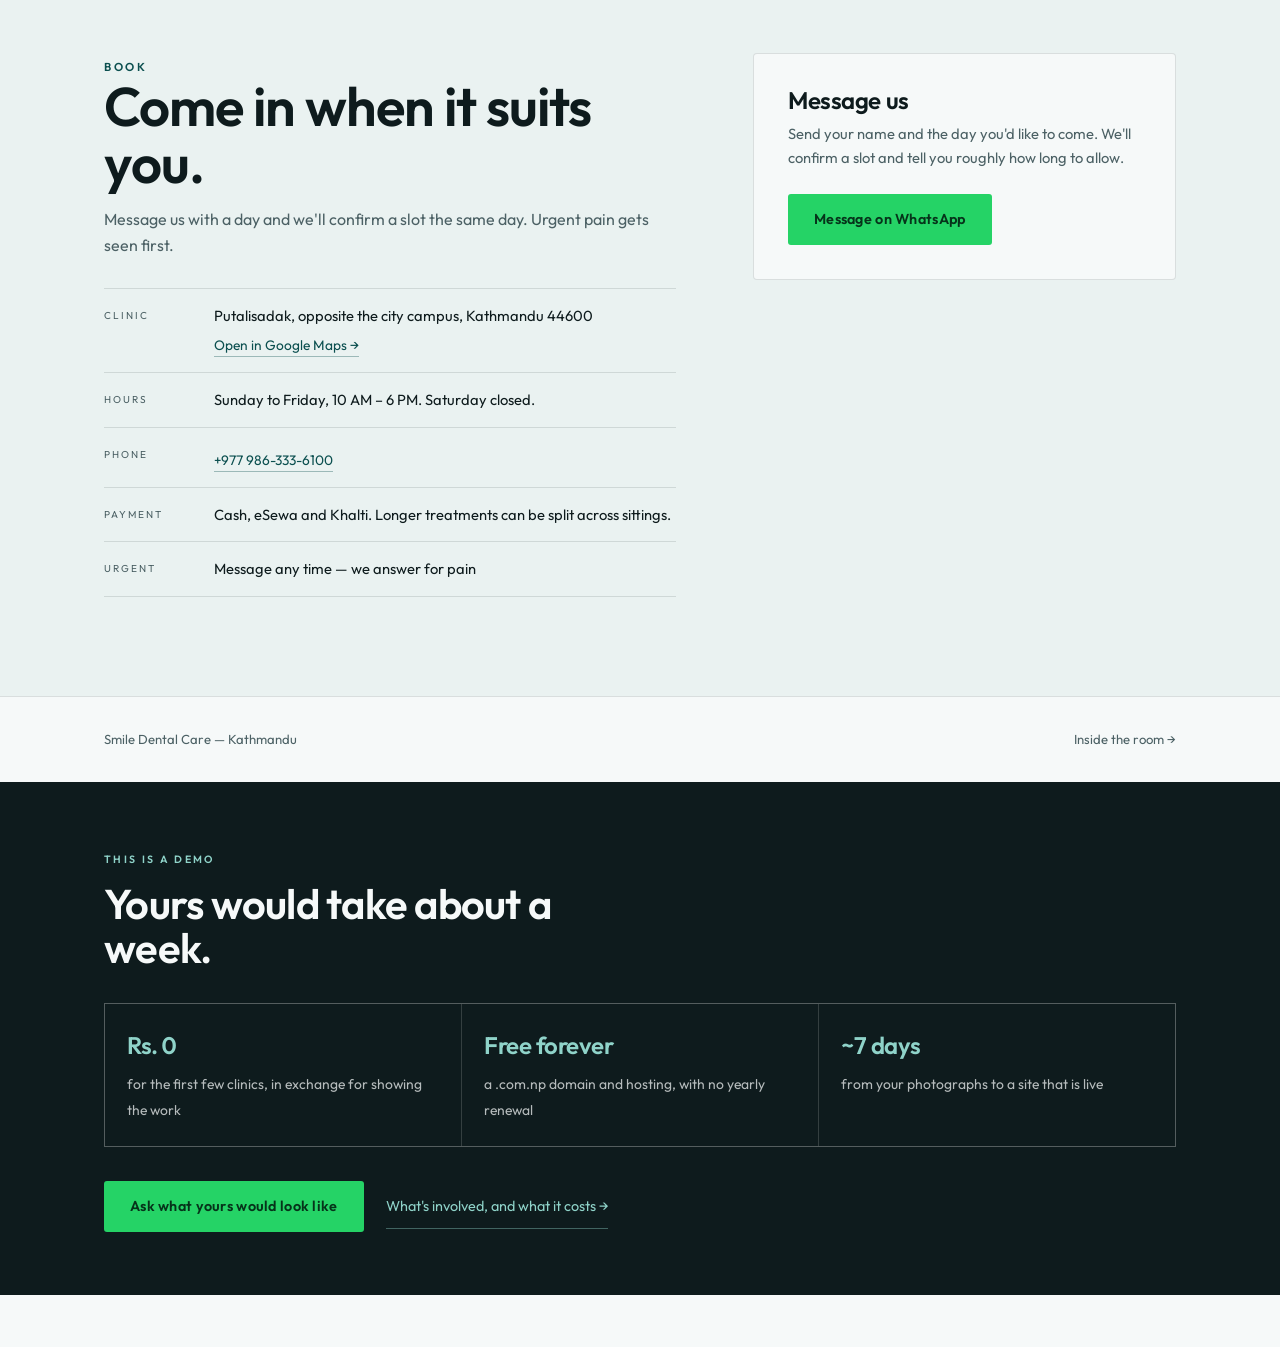
<file: dental/index.html>
<!DOCTYPE html>
<html lang="en" class="no-js">
<head>
<meta charset="UTF-8">
<script>/* Photographs must not depend on a script. Two ways they can:
   JS off entirely — the class below stays and the stylesheet shows them;
   or websathi.js alone fails to run, which the class cannot see, so the
   load handler reveals anything it never got round to marking. */
document.documentElement.classList.remove('no-js');
addEventListener('load',function(){if(window.__wsReady)return;
document.querySelectorAll('.ph img').forEach(function(i){i.classList.add('is-loaded')})});</script>
<meta name="viewport" content="width=device-width, initial-scale=1.0">
<title>Websathi — Smile Dental Care, Kathmandu</title>
<meta name="description" content="A Kathmandu dental clinic that tells you the cost before it starts. Check-ups, cleaning, fillings and root canal treatment. Book on WhatsApp.">
<meta property="og:type" content="website">
<meta property="og:title" content="Smile Dental Care — Kathmandu">
<meta property="og:description" content="You will know the full cost before anything starts. Check-ups, cleaning, fillings and root canal treatment.">
<meta property="og:url" content="https://utkarshsinghug22-hash.github.io/websathi-demo/dental/">
<meta property="og:image" content="https://utkarshsinghug22-hash.github.io/websathi-demo/dental/preview.png">
<meta property="og:image:width" content="1200">
<meta property="og:image:height" content="630">
<meta property="og:locale" content="en_NP">
<meta name="twitter:card" content="summary_large_image">
<meta name="twitter:title" content="Smile Dental Care — Kathmandu">
<meta name="twitter:description" content="You will know the full cost before anything starts.">
<meta name="twitter:image" content="https://utkarshsinghug22-hash.github.io/websathi-demo/dental/preview.png">
<meta name="theme-color" content="#0B4F4F">
<link rel="icon" href="data:image/svg+xml,<svg xmlns='http://www.w3.org/2000/svg' viewBox='0 0 32 32'><rect width='32' height='32' rx='6' fill='%230B4F4F'/><text x='16' y='23' font-size='18' font-family='Helvetica,sans-serif' fill='%23F6F9F9' text-anchor='middle'>S</text></svg>">
<link rel="preconnect" href="https://fonts.googleapis.com">
<link rel="preconnect" href="https://fonts.gstatic.com" crossorigin>
<link href="https://fonts.googleapis.com/css2?family=Outfit:wght@300;400;500;600;700&display=swap" rel="stylesheet">
<link rel="stylesheet" href="../assets/websathi.css?v=b79a6d49">
<style>
  :root{
    /* Cool paper, not cream. Every clinic reaches for the same pale blue, and
       cream-plus-serif is the other default — this is neither. */
    --surface:#F6F9F9;
    --surface-warm:#EAF2F1;
    --surface-blur:rgba(246,249,249,.9);
    --accent:#0B4F4F;
    --accent-soft:#17877F;
    --accent-deep:#0B4F4F;
    --accent-deepest:#083B3B;
    /* One warm note against the clinical, used only where money is named. */
    --clay:#B4553C;
    --ink:#0E1B1D;
    --ink-soft:#4C6165;        /* 6.9:1 on paper */
    --hairline:rgba(14,27,29,.12);
    --hairline-strong:rgba(14,27,29,.34);
    /* Banner: --accent-soft measured 4.03:1 here, under AA for 12px bold.
       This is the teal the inside page already runs on. */
    --banner-bg:#0E1B1D;
    --banner-ink:#F6F9F9;
    --banner-accent:#2FA396;   /* 5.70:1 */
  }
  body{background:var(--surface);color:var(--ink);font-family:'Outfit',sans-serif;}
  h1,h2,h3{font-family:'Outfit',sans-serif;font-weight:600;letter-spacing:-.018em;line-height:1.04;}
  .logo{font-weight:600;font-size:1.24rem;letter-spacing:-.02em;}
  .logo span{color:var(--accent);}
  .lede{color:var(--ink-soft);}
  /* Figures line up in a column only if the digits are fixed width. */
  .tnum{font-variant-numeric:tabular-nums;font-feature-settings:"tnum" 1;}

  /* ── hero: the thesis is the price, not a stock smile ─────────────────── */
/* The photograph fills the half of the screen the copy does not use. Text
     alone on white read as an empty page — the thesis still leads, it just
     is not floating in nothing any more. */
  .hero{position:relative;padding:clamp(120px,17vh,190px) 0 clamp(56px,8vh,90px);overflow:clip;}
  .hero-media{position:absolute;right:0;top:0;bottom:0;width:46vw;overflow:hidden;}
  .hero-media::after{content:'';position:absolute;inset:0;
    background:linear-gradient(to right,var(--surface),rgba(246,249,249,.55) 22%,transparent 52%);}
  .hero-media img{width:100%;height:100%;object-fit:cover;object-position:50% 42%;}
  .hero .wrap{position:relative;z-index:2;}
  .hero h1,.hero .lede,.headline-price{max-width:min(52ch,50vw);}
  .hero h1{font-size:clamp(2.6rem,6.6vw,5.2rem);max-width:14ch;margin:18px 0 26px;}
  .hero h1 em{font-style:normal;color:var(--accent);}
  .hero .lede{font-size:1.1rem;max-width:46ch;margin-bottom:38px;}
  .hero-cta{display:flex;gap:14px;flex-wrap:wrap;margin-bottom:clamp(44px,7vh,72px);}

  /* The one number a patient actually wants, stated up front. */
  .headline-price{
    display:grid;grid-template-columns:auto 1fr;gap:0 22px;align-items:center;
    padding:26px 0;border-top:2px solid var(--accent);border-bottom:1px solid var(--hairline);
    max-width:620px;
  }
  .headline-price b{
    font-family:'Outfit',sans-serif;font-size:clamp(2.6rem,6vw,4rem);font-weight:600;
    color:var(--clay);line-height:1;letter-spacing:-.03em;
  }
  .headline-price span{font-size:.94rem;color:var(--ink-soft);line-height:1.5;}

  .trust{display:flex;gap:clamp(26px,4vw,52px);flex-wrap:wrap;margin-top:30px;}
  .trust div{display:flex;flex-direction:column;font-size:.82rem;color:var(--ink-soft);}
  .trust b{font-size:1.08rem;color:var(--accent);font-weight:600;margin-bottom:2px;}

  .strip{background:var(--accent);color:var(--surface);}

  /* ── prices: the centrepiece ──────────────────────────────────────────── */
  .prices{padding:clamp(72px,11vh,124px) 0;}
  .treat{
    display:grid;grid-template-columns:1fr auto;gap:20px 34px;align-items:baseline;
    padding:24px 0;border-bottom:1px solid var(--hairline);
  }
  .treat:first-of-type{border-top:1px solid var(--hairline);}
  .treat h3{font-size:1.3rem;margin-bottom:5px;}
  .treat-name p{font-size:.92rem;color:var(--ink-soft);max-width:54ch;}
  .treat-fig{
    font-size:clamp(1.5rem,3.2vw,2.1rem);font-weight:600;color:var(--ink);
    white-space:nowrap;letter-spacing:-.02em;
    font-variant-numeric:tabular-nums;font-feature-settings:"tnum" 1;
  }
  .treat-fig span{
    display:block;font-size:.6rem;letter-spacing:.2em;text-transform:uppercase;
    color:var(--ink-soft);font-weight:500;margin-bottom:4px;
  }
  .treat-fig em{font-style:normal;font-size:.92rem;font-weight:400;color:var(--ink-soft);}
  .is-lead{background:linear-gradient(90deg,rgba(11,79,79,.05),transparent 70%);}
  .is-lead .treat-fig{color:var(--clay);}
  .price-note{margin-top:26px;font-size:.88rem;color:var(--ink-soft);max-width:56ch;}

  /* ── first visit: stages, not numerals ───────────────────────────────── */
  /* The steps are a real sequence, so they are numbered by the room they
     happen in — 01/02/03/04 added a count nobody needed. */
  .visit{background:var(--accent);color:var(--surface);padding:clamp(72px,11vh,124px) 0;}
  .visit .eyebrow{color:#8FD3C9;}
  .visit h2{color:var(--surface);}
  .visit .lede{color:rgba(246,249,249,.8);}
  .stages{display:grid;grid-template-columns:repeat(4,1fr);gap:1px;background:rgba(246,249,249,.2);border:1px solid rgba(246,249,249,.2);}
  .stage{background:var(--accent);padding:32px 26px;}
  .stage h3{font-size:1.16rem;margin-bottom:10px;color:var(--surface);}
  .stage p{font-size:.9rem;color:rgba(246,249,249,.78);line-height:1.6;}

  /* ── room: where a photograph of the clinic goes ─────────────────────── */
  .room{padding:clamp(72px,11vh,124px) 0;}
  /* align-items:start, not stretch. With stretch the item grew to the row
     height and aspect-ratio then derived its WIDTH from that height — 1465px
     inside a 1120px container, and 297px of horizontal scroll. Every panel is
     width-driven now, and the ratios are chosen so the two stacked frames add
     up to the tall one: 644x3/4 = 483 against 2 x (402x9/16) + 26 = 478. */
  .room-grid{display:grid;grid-template-columns:1.6fr 1fr;gap:clamp(16px,2.2vw,26px);align-items:start;}
  .room-stack{display:grid;gap:clamp(16px,2.2vw,26px);}
  .shot-b,.shot-c{aspect-ratio:16/9;}

  /* A full-bleed band carrying the one claim the page is built on. */
  .band{position:relative;overflow:clip;}
  .band img{width:100%;height:clamp(260px,46vh,520px);object-fit:cover;object-position:50% 38%;display:block;}
  .band-note{
    position:absolute;left:0;right:0;bottom:0;padding:64px 0 26px;
    background:linear-gradient(to top,rgba(6,24,25,.9),transparent);
  }
  .band-note span{
    display:block;color:#fff;font-size:clamp(1rem,2.1vw,1.45rem);font-weight:500;
    letter-spacing:-.01em;max-width:34ch;
  }
  /* Deep teal, not pale grey. The caption sits on a scrim meant for a
     photograph, so the panel behind it has to be dark whether the photograph
     has arrived or not — on the light empty box the white text measured
     1.14:1. A faint rule grid keeps it reading as a considered panel. */
  .shot{
    position:relative;overflow:hidden;border-radius:3px;
    background:var(--accent-deepest);
    background-image:
      linear-gradient(rgba(246,249,249,.05) 1px,transparent 1px),
      linear-gradient(90deg,rgba(246,249,249,.05) 1px,transparent 1px);
    background-size:38px 38px;
  }
  .shot img{width:100%;height:100%;object-fit:cover;display:block;}
  .shot-a{aspect-ratio:4/3;}
  .shot figcaption{
    position:absolute;left:0;right:0;bottom:0;padding:34px 18px 14px;color:#fff;font-size:.86rem;
    background:linear-gradient(to top,rgba(6,24,25,.86),transparent);
  }

  .said{padding:clamp(60px,9vh,100px) 0;border-top:1px solid var(--hairline);}
  .said blockquote{font-size:clamp(1.4rem,3.4vw,2.5rem);font-weight:500;line-height:1.24;max-width:24ch;letter-spacing:-.02em;}
  .said cite{display:block;margin-top:22px;font-style:normal;font-size:.68rem;letter-spacing:.22em;text-transform:uppercase;color:var(--ink-soft);}

  .book{background:var(--surface-warm);padding:clamp(72px,11vh,124px) 0;}
  .book-grid{display:grid;grid-template-columns:1.15fr .85fr;gap:clamp(36px,6vw,80px);align-items:start;}
  .book h2{font-size:clamp(2.1rem,4.6vw,3.4rem);margin-bottom:16px;}
  .facts{border-top:1px solid var(--hairline);margin-top:30px;}
  .fact{display:grid;grid-template-columns:92px 1fr;gap:18px;padding:15px 0;border-bottom:1px solid var(--hairline);font-size:.92rem;}
  .fact dt{font-size:.63rem;letter-spacing:.2em;text-transform:uppercase;color:var(--ink-soft);padding-top:4px;}
  .fact dd{margin:0;}
  /* The address and phone are the two rows a patient acts on, so both are
     tappable. Underlined on the accent rather than coloured alone — colour
     by itself is not a link affordance. */
  .fact-link{
    position:relative;
    color:var(--accent);border-bottom:1px solid rgba(11,79,79,.35);
    transition:border-color var(--dur-hover) var(--ease-out);
  }
  /* The text is ~23px tall, well under the 44px a thumb needs, and these are
     the two rows a patient actually taps. The hit area is grown with a
     pseudo-element so the row's rhythm is untouched. */
  .fact-link::after{
    content:'';position:absolute;left:0;right:0;top:50%;
    transform:translateY(-50%);height:44px;
  }
  @media (hover:hover) and (pointer:fine){ .fact-link:hover{border-bottom-color:var(--accent);} }
  .fact dd .fact-link{display:inline-block;margin-top:6px;font-size:.86rem;}

  /* ── the pitch ─────────────────────────────────────────────────────────
     Everyone who opens this page was sent the link because they run a clinic.
     A thin bar at the foot was the whole of the offer, and a link to a separate
     page assumes a patience that nobody scrolling a WhatsApp link for twenty
     seconds has. The demo ends, then Websathi speaks — in its own colours, so
     there is no chance of reading it as more of the clinic. */
  .pitch{background:var(--ink);color:var(--surface);padding:clamp(52px,7vh,82px) 0;}
  .pitch-tag{font-size:.66rem;letter-spacing:.22em;text-transform:uppercase;
    font-weight:600;color:#8FD3C9;}
  .pitch h2{font-size:clamp(1.7rem,3.8vw,2.6rem);color:var(--surface);
    margin:12px 0 34px;max-width:20ch;}
  .pitch-facts{display:grid;grid-template-columns:repeat(3,1fr);gap:1px;
    background:rgba(246,249,249,.16);border:1px solid rgba(246,249,249,.16);
    margin-bottom:34px;}
  .pitch-facts > div{background:var(--ink);padding:22px 22px 24px;}
  .pitch-facts b{display:block;font-size:1.5rem;font-weight:600;color:#8FD3C9;
    letter-spacing:-.02em;margin-bottom:7px;}
  .pitch-facts span{font-size:.87rem;color:rgba(246,249,249,.72);line-height:1.55;}
  .pitch-cta{display:flex;align-items:center;gap:22px;flex-wrap:wrap;}
  .pitch-more{font-size:.9rem;color:#8FD3C9;padding:10px 0;
    border-bottom:1px solid rgba(143,211,201,.4);
    transition:border-color var(--dur-hover) var(--ease-out);}
  @media (hover:hover) and (pointer:fine){ .pitch-more:hover{border-bottom-color:#8FD3C9;} }
  @media(max-width:720px){
    .pitch-facts{grid-template-columns:1fr;}
    .pitch-cta{flex-direction:column;align-items:stretch;}
    .pitch-cta .btn{justify-content:center;}
    .pitch-more{text-align:center;}
  }
  .book-cta{background:var(--surface);border:1px solid var(--hairline);border-radius:4px;padding:34px;}
  .book-cta h3{font-size:1.5rem;margin-bottom:10px;}
  .book-cta p{font-size:.92rem;color:var(--ink-soft);margin-bottom:24px;}

  footer{padding:32px 0;border-top:1px solid var(--hairline);color:var(--ink-soft);font-size:.82rem;}
  .foot{display:flex;justify-content:space-between;gap:14px;flex-wrap:wrap;}

  /* ── who treats you ────────────────────────────────────────────────────
     People here choose a dentist, not a surgery — they come because a cousin
     said someone was gentle. The page described a clinic in full and never
     showed the person holding the drill, which for this vertical is the
     largest thing that can be missing. */
  .dds{padding:clamp(72px,11vh,124px) 0;background:var(--surface-warm);}
  .dds-grid{display:grid;grid-template-columns:420px 1fr;gap:clamp(32px,5vw,68px);align-items:start;}
  .dds-shot{margin:0;border-radius:3px;overflow:hidden;aspect-ratio:4/5;}
  .dds-shot img{width:100%;height:100%;object-fit:cover;display:block;}
  .dds-copy h3{font-size:clamp(1.7rem,3.4vw,2.4rem);margin-bottom:10px;}
  .dds-cred{
    font-size:.72rem;letter-spacing:.14em;text-transform:uppercase;font-weight:600;
    color:var(--accent);margin-bottom:22px;
  }
  .dds-copy > p{font-size:1rem;color:var(--ink-soft);line-height:1.7;max-width:52ch;}
  .dds-facts{margin-top:30px;border-top:1px solid var(--hairline);}
  .dds-facts > div{
    display:grid;grid-template-columns:118px 1fr;gap:18px;padding:13px 0;
    border-bottom:1px solid var(--hairline);font-size:.92rem;
  }
  .dds-facts dt{font-size:.63rem;letter-spacing:.2em;text-transform:uppercase;
    color:var(--ink-soft);padding-top:4px;}
  .dds-facts dd{margin:0;}
  /* The name below it is fictional and reads as completely ordinary, which is
     exactly the problem: a plausible Nepali name attached to an invented
     registration and twelve invented years is a professional record in
     somebody's likely name. The banner says the clinic is a demo; the claim is
     made here, so the correction belongs here too — and it doubles as the
     sentence that shows an owner where their own name goes. */
  .dds-demo{
    font-size:.84rem;color:var(--ink-soft);line-height:1.6;max-width:46ch;
    border-left:2px solid var(--clay);padding:2px 0 2px 14px;margin-bottom:22px;
  }

  .dds-kit{
    display:grid;grid-template-columns:360px 1fr;gap:clamp(28px,4vw,56px);
    align-items:center;margin-top:clamp(40px,6vw,72px);
    padding-top:clamp(40px,6vw,72px);border-top:1px solid var(--hairline);
  }
  .kit-shot{margin:0;border-radius:3px;overflow:hidden;aspect-ratio:4/5;}
  .kit-shot img{width:100%;height:100%;object-fit:cover;display:block;}
  .dds-kit h3{font-size:clamp(1.4rem,2.8vw,1.9rem);margin-bottom:12px;}
  .dds-kit p{font-size:.98rem;color:var(--ink-soft);line-height:1.7;max-width:46ch;}

  @media(max-width:900px){
    .dds-grid,.dds-kit{grid-template-columns:1fr;}
    .dds-shot,.kit-shot{max-width:420px;}
  }

  .section-head{max-width:46ch;margin-bottom:clamp(34px,5vw,56px);}
  .section-head h2{font-size:clamp(2rem,4.4vw,3.2rem);margin:12px 0 14px;}
  .section-head .lede{font-size:1rem;max-width:48ch;}

  @media(max-width:900px){
    /* No spare half on a phone: the photograph becomes a band under the copy. */
    /* Order matters here: the media comes first in the DOM so it can be the
       right-hand column on desktop, but on a phone that pushed the headline
       and both buttons below the fold. Flex order puts the copy first. */
    .hero{padding-top:104px;display:flex;flex-direction:column;}
    .hero-media{order:2;position:relative;right:auto;width:100%;height:clamp(200px,32vh,300px);
      margin:34px 0 0;border-radius:3px;}
    .hero .wrap{order:1;}
    .hero-media::after{background:linear-gradient(to top,rgba(246,249,249,.35),transparent 46%);}
    .hero h1,.hero .lede,.headline-price{max-width:none;}
    .stages{grid-template-columns:1fr 1fr;}
    .room-grid,.book-grid{grid-template-columns:1fr;}
    .room-stack{grid-template-rows:auto auto;}
    .shot-b{aspect-ratio:16/10;}
    .shot-c{aspect-ratio:16/10;}
  }
  @media(max-width:620px){
    .stages{grid-template-columns:1fr;}
    .treat{grid-template-columns:1fr;gap:10px;}
    .treat-fig span{display:inline;margin-right:6px;}
    .headline-price{grid-template-columns:1fr;gap:10px;}
  }
</style>
<!-- Structured data. A clinic's whole discovery problem is Google connecting a
     Maps listing to a website, and nothing on the page did that. The demo status
     is stated in the markup itself, not only in the banner, so a machine reading
     this cannot mistake it for a working surgery. A real build swaps every field
     for the client's own and adds geo coordinates from their Maps pin. -->
<script type="application/ld+json">
{
  "@context": "https://schema.org",
  "@type": "Dentist",
  "name": "Smile Dental Care",
  "description": "DEMONSTRATION SITE — Smile Dental Care is not a real clinic. This page is a sample build by Websathi (https://utkarshsinghug22-hash.github.io/websathi-demo/) showing a Kathmandu dental practice what its own site could look like. The telephone number reaches Websathi, not a dental surgery.",
  "disambiguatingDescription": "DEMONSTRATION SITE — Smile Dental Care is not a real clinic. This page is a sample build by Websathi (https://utkarshsinghug22-hash.github.io/websathi-demo/) showing a Kathmandu dental practice what its own site could look like. The telephone number reaches Websathi, not a dental surgery.",
  "url": "https://utkarshsinghug22-hash.github.io/websathi-demo/dental/",
  "image": "https://utkarshsinghug22-hash.github.io/websathi-demo/dental/preview.png",
  "telephone": "+977-986-333-6100",
  "priceRange": "Rs. 500–8,000",
  "currenciesAccepted": "NPR",
  "paymentAccepted": "Cash, eSewa, Khalti",
  "address": {
    "@type": "PostalAddress",
    "streetAddress": "Putalisadak, opposite the city campus",
    "addressLocality": "Kathmandu",
    "postalCode": "44600",
    "addressCountry": "NP"
  },
  "openingHoursSpecification": [
    {
      "@type": "OpeningHoursSpecification",
      "dayOfWeek": [
        "Sunday",
        "Monday",
        "Tuesday",
        "Wednesday",
        "Thursday",
        "Friday"
      ],
      "opens": "10:00",
      "closes": "18:00"
    }
  ],
  "availableService": [
    {
      "@type": "MedicalProcedure",
      "name": "Check-up & consultation"
    },
    {
      "@type": "MedicalProcedure",
      "name": "Scaling & polishing"
    },
    {
      "@type": "MedicalProcedure",
      "name": "Filling"
    },
    {
      "@type": "MedicalProcedure",
      "name": "Root canal treatment"
    },
    {
      "@type": "MedicalProcedure",
      "name": "Extraction"
    },
    {
      "@type": "MedicalProcedure",
      "name": "Crown"
    },
    {
      "@type": "MedicalProcedure",
      "name": "Braces & aligners"
    }
  ],
  "isPartOf": {
    "@type": "WebSite",
    "name": "Websathi demo sites",
    "url": "https://utkarshsinghug22-hash.github.io/websathi-demo/"
  },
  "employee": {
    "@type": "Person",
    "name": "Dr. Swornim Bajracharya",
    "jobTitle": "Dental Surgeon",
    "hasCredential": "BDS",
    "worksFor": {
      "@type": "Dentist",
      "name": "Smile Dental Care"
    },
    "knowsLanguage": [
      "ne",
      "en",
      "new"
    ],
    "description": "Invented for a demonstration site. Dr. Swornim Bajracharya is not a real person and no real dental surgeon is described by this record."
  }
}
</script>
</head>
<body>

<header>
  <div class="wrap nav">
    <div class="logo">Smile <span>Dental Care</span></div>
    <button class="nav-toggle" aria-label="Menu" aria-expanded="false" aria-controls="nav-links">
      <svg class="icon-open" viewBox="0 0 24 24" fill="none" stroke="currentColor" stroke-width="1.8" stroke-linecap="round"><path d="M3 6h18M3 12h18M3 18h18"/></svg>
      <svg class="icon-close" viewBox="0 0 24 24" fill="none" stroke="currentColor" stroke-width="1.8" stroke-linecap="round"><path d="M6 6l12 12M18 6L6 18"/></svg>
    </button>
    <nav class="nav-links" id="nav-links">
      <a href="#prices">Prices</a>
      <a href="#visit">First visit</a>
      <a href="#dentist">Your dentist</a>
      <a href="#book">Contact</a>
      <a href="#book" class="btn btn-solid">Book a time</a>
    </nav>
  </div>
</header>

<section class="hero">
  <div class="hero-media ph" style="background-image:url([data-uri])">
    <picture>
      <source type="image/webp" srcset="img/dc-hero-480.webp 480w, img/dc-hero-760.webp 760w, img/dc-hero-1040.webp 1040w" sizes="(max-width:900px) 100vw, 46vw">
      <img src="img/dc-hero-760.jpg" srcset="img/dc-hero-480.jpg 480w, img/dc-hero-760.jpg 760w, img/dc-hero-1040.jpg 1040w" sizes="(max-width:900px) 100vw, 46vw"
           width="1040" height="1387" fetchpriority="high"
           alt="A dentist at work in a Putalisadak treatment room, with the chair, overhead light and delivery unit.">
    </picture>
  </div>
  <div class="wrap hero-copy">
    <span class="eyebrow">Dental clinic — Putalisadak, Kathmandu</span>
    <h1>You'll know the cost <em>before</em> we start.</h1>
    <p class="lede">Check-ups, cleaning, fillings and root canal treatment — explained in plain language, priced in writing, and never begun until you've agreed to it.</p>
    <div class="hero-cta">
      <a href="#book" class="btn btn-solid">Book a time</a>
      <a href="#prices" class="btn btn-ghost">See every price</a>
      <a href="inside/" class="btn btn-ghost">Inside the room →</a>
    </div>
    <div class="headline-price">
      <b class="tnum">Rs.&nbsp;500</b>
      <span>for a full check-up, an X-ray if it's needed, and a written treatment plan you can take away and think about.</span>
    </div>
    <div class="trust">
      <div><b>12 years</b>in practice</div>
      <div><b>NMC registered</b>dental surgeon</div>
      <div><b>Sun – Fri</b>10 AM – 6 PM</div>
    </div>
  </div>
</section>

<div class="strip">
  <div class="strip-inner">
    <span>Check-up</span><span>Scaling</span><span>Fillings</span><span>Root canal</span><span>Extraction</span><span>Crowns</span><span>Braces</span>
    <span>Check-up</span><span>Scaling</span><span>Fillings</span><span>Root canal</span><span>Extraction</span><span>Crowns</span><span>Braces</span>
  </div>
</div>

<section class="band ph" style="background-image:url([data-uri])">
  <picture>
            <source type="image/webp" srcset="img/dc-wide-900.webp 900w, img/dc-wide-1400.webp 1400w, img/dc-wide-1800.webp 1800w" sizes="100vw">
            <img src="img/dc-wide-1400.jpg" srcset="img/dc-wide-900.jpg 900w, img/dc-wide-1400.jpg 1400w, img/dc-wide-1800.jpg 1800w" sizes="100vw"
                 width="1800" height="1013" loading="lazy" decoding="async"
                 alt="Two dentists showing a patient her panoramic X-ray on a monitor beside the chair.">
          </picture>
  <div class="band-note"><span class="wrap">You see the X-ray we see, and the price, before anything begins.</span></div>
</section>

<section class="prices" id="prices">
  <div class="wrap">
    <div class="section-head" data-reveal>
      <span class="eyebrow">Prices</span>
      <h2>Every treatment, every price</h2>
      <p class="lede">Starting rates, published. You get the exact figure after the check-up, before any work begins.</p>
    </div>
        <div class="treat is-lead" data-reveal>
          <div class="treat-name">
            <h3>Check-up &amp; consultation</h3>
            <p>Examination, X-ray if needed, and a written plan.</p>
          </div>
          <p class="treat-fig">Rs.&nbsp;500</p>
        </div>
        <div class="treat" data-reveal>
          <div class="treat-name">
            <h3>Scaling &amp; polishing</h3>
            <p>Plaque and stain removal. Twice a year is usually enough.</p>
          </div>
          <p class="treat-fig"><span>from</span>Rs.&nbsp;1,500</p>
        </div>
        <div class="treat" data-reveal>
          <div class="treat-name">
            <h3>Filling</h3>
            <p>Tooth-coloured composite, matched to your shade.</p>
          </div>
          <p class="treat-fig"><span>from</span>Rs.&nbsp;2,000</p>
        </div>
        <div class="treat" data-reveal>
          <div class="treat-name">
            <h3>Root canal</h3>
            <p>Usually two sittings. Local anaesthetic throughout.</p>
          </div>
          <p class="treat-fig"><span>from</span>Rs.&nbsp;7,000</p>
        </div>
        <div class="treat" data-reveal>
          <div class="treat-name">
            <h3>Extraction</h3>
            <p>Simple and surgical, including wisdom teeth.</p>
          </div>
          <p class="treat-fig"><span>from</span>Rs.&nbsp;1,200</p>
        </div>
        <div class="treat" data-reveal>
          <div class="treat-name">
            <h3>Crown</h3>
            <p>Metal-ceramic or full ceramic. Fitted in two visits.</p>
          </div>
          <p class="treat-fig"><span>from</span>Rs.&nbsp;8,000</p>
        </div>
        <div class="treat" data-reveal>
          <div class="treat-name">
            <h3>Braces &amp; aligners</h3>
            <p>Full plan and monthly adjustments.</p>
          </div>
          <p class="treat-fig"><em>on consultation</em></p>
        </div>
    <p class="price-note">Prices vary with how much work a tooth needs. If a filling turns out to need a root canal, we stop and tell you what changes before continuing.</p>
  </div>
</section>

<section class="visit" id="visit">
  <div class="wrap">
    <div class="section-head" data-reveal>
      <span class="eyebrow">Your first visit</span>
      <h2>What actually happens</h2>
      <p class="lede">About thirty minutes. Nothing is done to your teeth without telling you the cost first.</p>
    </div>
    <div class="stages">
        <div class="stage" data-reveal>
          <h3>You message us</h3>
          <p>Send your name and a day that suits you. We confirm a slot the same day — no forms.</p>
        </div>
        <div class="stage" data-reveal>
          <h3>We look</h3>
          <p>A full check of teeth and gums, and an X-ray only if something needs a closer view.</p>
        </div>
        <div class="stage" data-reveal>
          <h3>We tell you the cost</h3>
          <p>What needs doing, what can wait, and the price of each part. In writing, before anything starts.</p>
        </div>
        <div class="stage" data-reveal>
          <h3>You decide</h3>
          <p>Treatment is booked when you're ready. Payment can be split across sittings.</p>
        </div>
    </div>
  </div>
</section>

<section class="room">
  <div class="wrap">
    <div class="section-head" data-reveal>
      <span class="eyebrow">The clinic</span>
      <h2>Where you'll be sitting</h2>
    </div>
    <div class="room-grid">
      <figure class="shot shot-a ph" style="background-image:url([data-uri])">
        <picture>
            <source type="image/webp" srcset="img/dc-room-560.webp 560w, img/dc-room-900.webp 900w, img/dc-room-1400.webp 1400w" sizes="(max-width:900px) 92vw, 58vw">
            <img src="img/dc-room-900.jpg" srcset="img/dc-room-560.jpg 560w, img/dc-room-900.jpg 900w, img/dc-room-1400.jpg 1400w" sizes="(max-width:900px) 92vw, 58vw"
                 width="1400" height="1050" loading="lazy" decoding="async" alt="A dental treatment room with the chair, overhead light and a dentist at work.">
          </picture>
        <figcaption>Treatment room, Putalisadak</figcaption>
      </figure>
      <div class="room-stack">
        <figure class="shot shot-b ph" style="background-image:url([data-uri])">
          <picture>
            <source type="image/webp" srcset="img/dc-xray-420.webp 420w, img/dc-xray-640.webp 640w, img/dc-xray-900.webp 900w" sizes="(max-width:900px) 92vw, 32vw">
            <img src="img/dc-xray-640.jpg" srcset="img/dc-xray-420.jpg 420w, img/dc-xray-640.jpg 640w, img/dc-xray-900.jpg 900w" sizes="(max-width:900px) 92vw, 32vw"
                 width="900" height="506" loading="lazy" decoding="async" alt="Two dentists reviewing a panoramic X-ray on a monitor.">
          </picture>
          <figcaption>Your X-ray, on the screen</figcaption>
        </figure>
        <figure class="shot shot-c ph" style="background-image:url([data-uri])">
          <picture>
            <source type="image/webp" srcset="img/dc-tools-420.webp 420w, img/dc-tools-640.webp 640w, img/dc-tools-900.webp 900w" sizes="(max-width:900px) 92vw, 32vw">
            <img src="img/dc-tools-640.jpg" srcset="img/dc-tools-420.jpg 420w, img/dc-tools-640.jpg 640w, img/dc-tools-900.jpg 900w" sizes="(max-width:900px) 92vw, 32vw"
                 width="900" height="506" loading="lazy" decoding="async" alt="Sterilised dental instruments laid out on a clean dark tray.">
          </picture>
          <figcaption>Sterilised before every patient</figcaption>
        </figure>
      </div>
    </div>
  </div>
</section>


<section class="dds" id="dentist">
  <div class="wrap">
    <div class="section-head" data-reveal>
      <span class="eyebrow">Who will be treating you</span>
      <h2>The same dentist, every visit.</h2>
      <p class="lede">You will not be handed to whoever is free. The person who examines
        you is the person who does the work and the person who explains the bill.</p>
    </div>
    <div class="dds-grid">
      <figure class="dds-shot ph" style="background-image:url([data-uri])">
        <picture>
          <source type="image/webp" srcset="img/dc-dds-420.webp 420w, img/dc-dds-640.webp 640w, img/dc-dds-900.webp 900w" sizes="(max-width:900px) 92vw, 420px">
          <img src="img/dc-dds-640.jpg" srcset="img/dc-dds-420.jpg 420w, img/dc-dds-640.jpg 640w, img/dc-dds-900.jpg 900w" sizes="(max-width:900px) 92vw, 420px"
               width="900" height="1125" loading="lazy" decoding="async"
               alt="A dentist at the chair in a face shield and mask, working with a mirror and light.">
        </picture>
      </figure>
      <div class="dds-copy" data-reveal>
        <h3>Dr. Swornim Bajracharya</h3>
        <p class="dds-cred">BDS &middot; Nepal Medical Council registered &middot; 12 years in practice</p>
        <p class="dds-demo">An invented dentist, for a demo clinic. On your site this is
          your name, your registration number and your years — which is the whole
          reason this block exists.</p>
        <p>Twelve years at the same chair in Putalisadak — mostly fillings, root canals,
          and the scaling people put off for far too long. He will also tell you when
          something can wait. A tooth that needs watching is not a tooth that needs
          drilling today, and you should hear that from the person holding the drill.</p>
        <dl class="dds-facts">
          <div><dt>Trained</dt><dd>BDS, Tribhuvan University</dd></div>
          <div><dt>Speaks</dt><dd>Nepali, English and Newari</dd></div>
          <div><dt>In the chair</dt><dd>Sunday to Friday, every week</dd></div>
        </dl>
      </div>
    </div>
    <div class="dds-kit">
      <figure class="kit-shot ph" style="background-image:url([data-uri])">
        <picture>
          <source type="image/webp" srcset="img/dc-burs-420.webp 420w, img/dc-burs-640.webp 640w, img/dc-burs-900.webp 900w" sizes="(max-width:900px) 92vw, 360px">
          <img src="img/dc-burs-640.jpg" srcset="img/dc-burs-420.jpg 420w, img/dc-burs-640.jpg 640w, img/dc-burs-900.jpg 900w" sizes="(max-width:900px) 92vw, 360px"
               width="900" height="1125" loading="lazy" decoding="async"
               alt="A colour-coded bur kit laid out on a sterile drape beside the chair.">
        </picture>
      </figure>
      <div data-reveal>
        <h3>Opened in front of you.</h3>
        <p>Every instrument that touches you comes out of the autoclave and is unwrapped
          at the chair, where you can see it. If you ever want to watch that happen, ask —
          nobody has ever been told no.</p>
      </div>
    </div>
  </div>
</section>

<section class="said">
  <div class="wrap" data-reveal>
    <blockquote>First dentist who told me what it would cost before picking up the drill.</blockquote>
    <cite>A patient, Kathmandu</cite>
  </div>
</section>

<section class="book" id="book">
  <div class="wrap book-grid">
    <div data-reveal>
      <span class="eyebrow">Book</span>
      <h2>Come in when it suits you.</h2>
      <p class="lede">Message us with a day and we'll confirm a slot the same day. Urgent pain gets seen first.</p>
      <dl class="facts">
        <div class="fact"><dt>Clinic</dt><dd>Putalisadak, opposite the city campus, Kathmandu 44600<br>
          <a class="fact-link" href="https://www.google.com/maps/search/?api=1&amp;query=Putalisadak%2C%20Kathmandu%2044600"
             target="_blank" rel="noopener">Open in Google Maps →</a></dd></div>
        <div class="fact"><dt>Hours</dt><dd>Sunday to Friday, 10 AM – 6 PM. Saturday closed.</dd></div>
        <div class="fact"><dt>Phone</dt><dd><a class="fact-link" href="tel:+9779863336100">+977 986-333-6100</a></dd></div>
        <div class="fact"><dt>Payment</dt><dd>Cash, eSewa and Khalti. Longer treatments can be split across sittings.</dd></div>
        <div class="fact"><dt>Urgent</dt><dd>Message any time — we answer for pain</dd></div>
      </dl>
    </div>
    <div class="book-cta" data-reveal>
      <h3>Message us</h3>
      <p>Send your name and the day you'd like to come. We'll confirm a slot and tell you roughly how long to allow.</p>
      <a class="btn btn-wa" target="_blank" rel="noopener"
         href="https://wa.me/9779863336100?text=Hi%20Websathi%20%E2%80%94%20I%20saw%20the%20dental%20demo%20and%20I%27d%20like%20one%20for%20my%20clinic.">Message on WhatsApp</a>
    </div>
  </div>
</section>

<footer>
  <div class="wrap foot">
    <div>Smile Dental Care — Kathmandu</div>
    <div><a href="inside/">Inside the room →</a></div>
  </div>
</footer>

<!-- Websathi's own voice, after the demo has ended. Every visitor here is a
     clinic owner who was sent the link, and this is where a fast scroll stops —
     so the offer belongs in the page, not one click away from it. -->
<section class="pitch">
  <div class="wrap">
    <span class="pitch-tag">This is a demo</span>
    <h2>Yours would take about a week.</h2>
    <div class="pitch-facts">
      <div><b class="tnum">Rs. 0</b><span>for the first few clinics, in exchange for showing the work</span></div>
      <div><b>Free forever</b><span>a .com.np domain and hosting, with no yearly renewal</span></div>
      <div><b>~7 days</b><span>from your photographs to a site that is live</span></div>
    </div>
    <div class="pitch-cta">
      <a class="btn btn-wa" target="_blank" rel="noopener"
         href="https://wa.me/9779863336100?text=Hi%20Websathi%20%E2%80%94%20I%20run%20a%20dental%20clinic%20and%20I%20saw%20your%20demo.%20What%20would%20you%20build%20for%20us%3F">Ask what yours would look like</a>
      <a class="pitch-more" href="for-clinics/">What's involved, and what it costs →</a>
    </div>
  </div>
</section>

<div class="demo-banner">
  <strong>This is a demo.</strong> Smile Dental Care is not a real clinic.
</div>

<script src="../assets/websathi.js?v=8cb24769" defer></script>
</body>
</html>
</file>
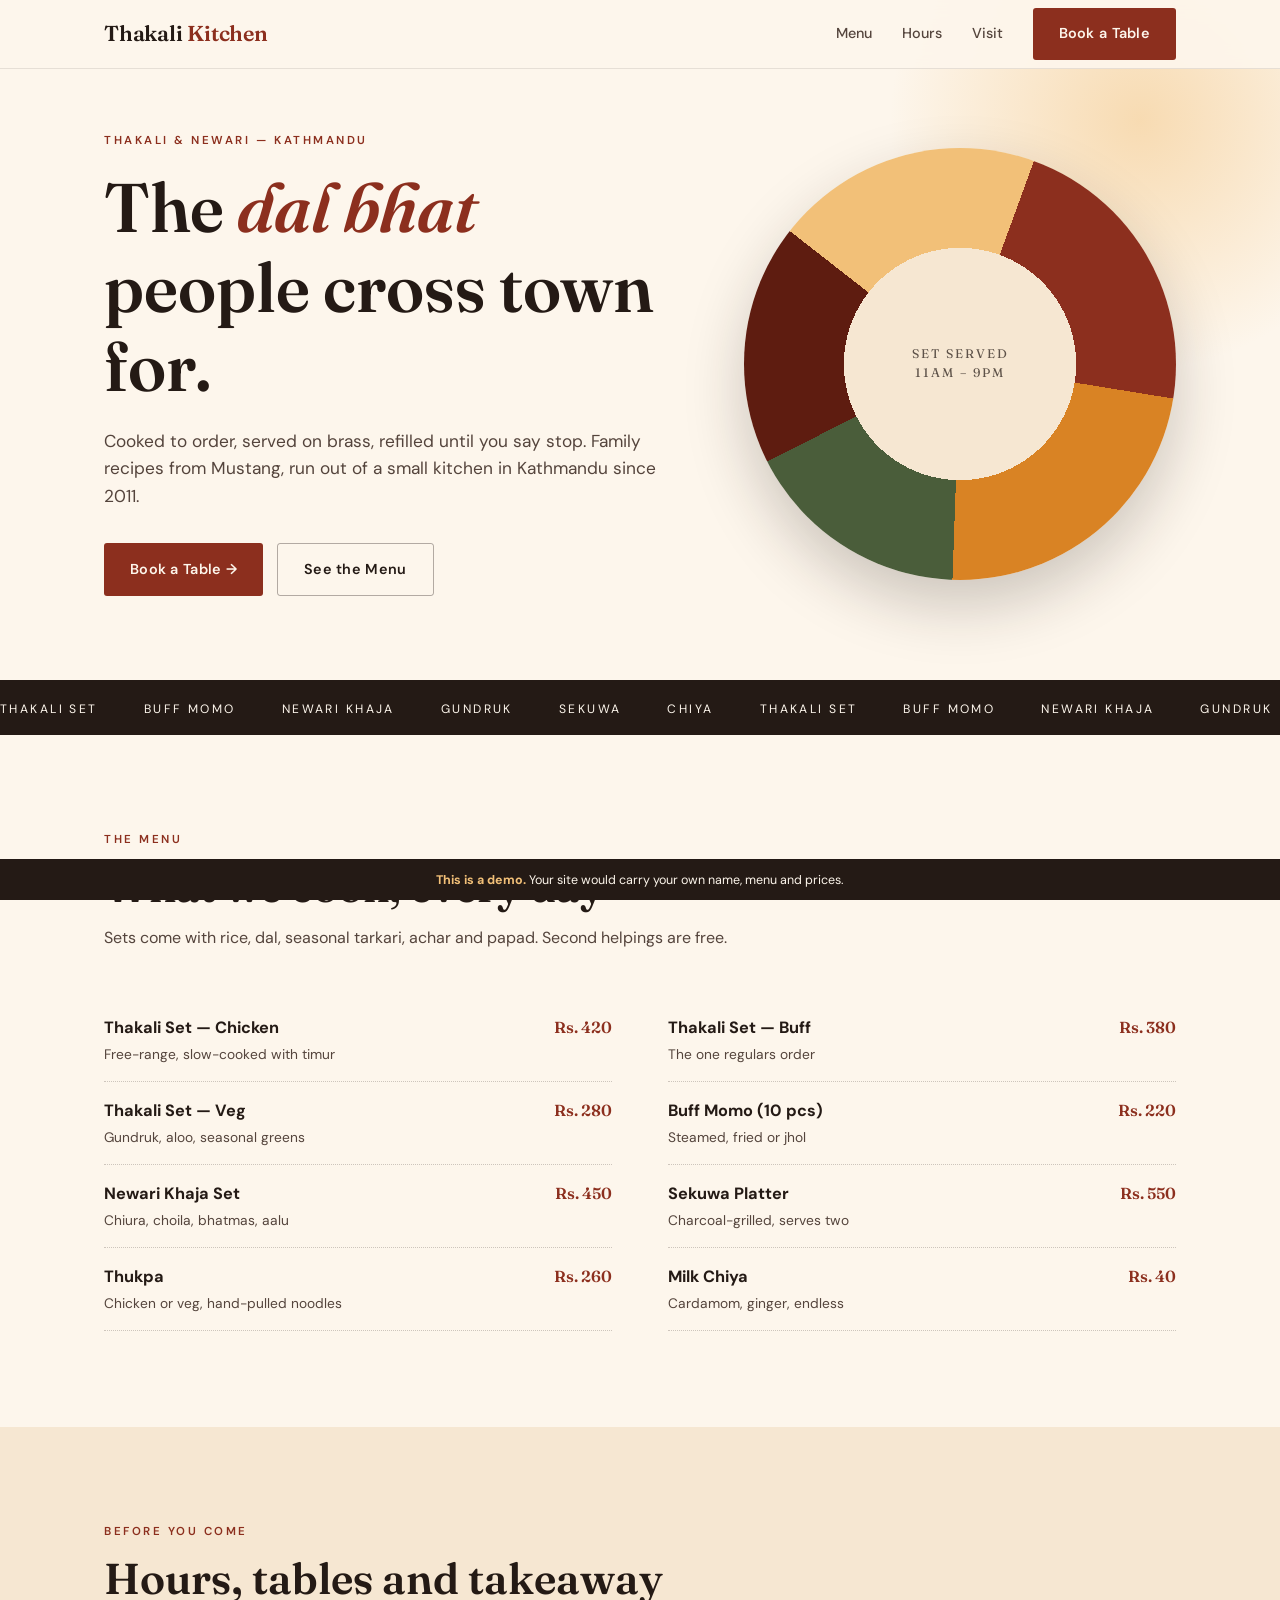
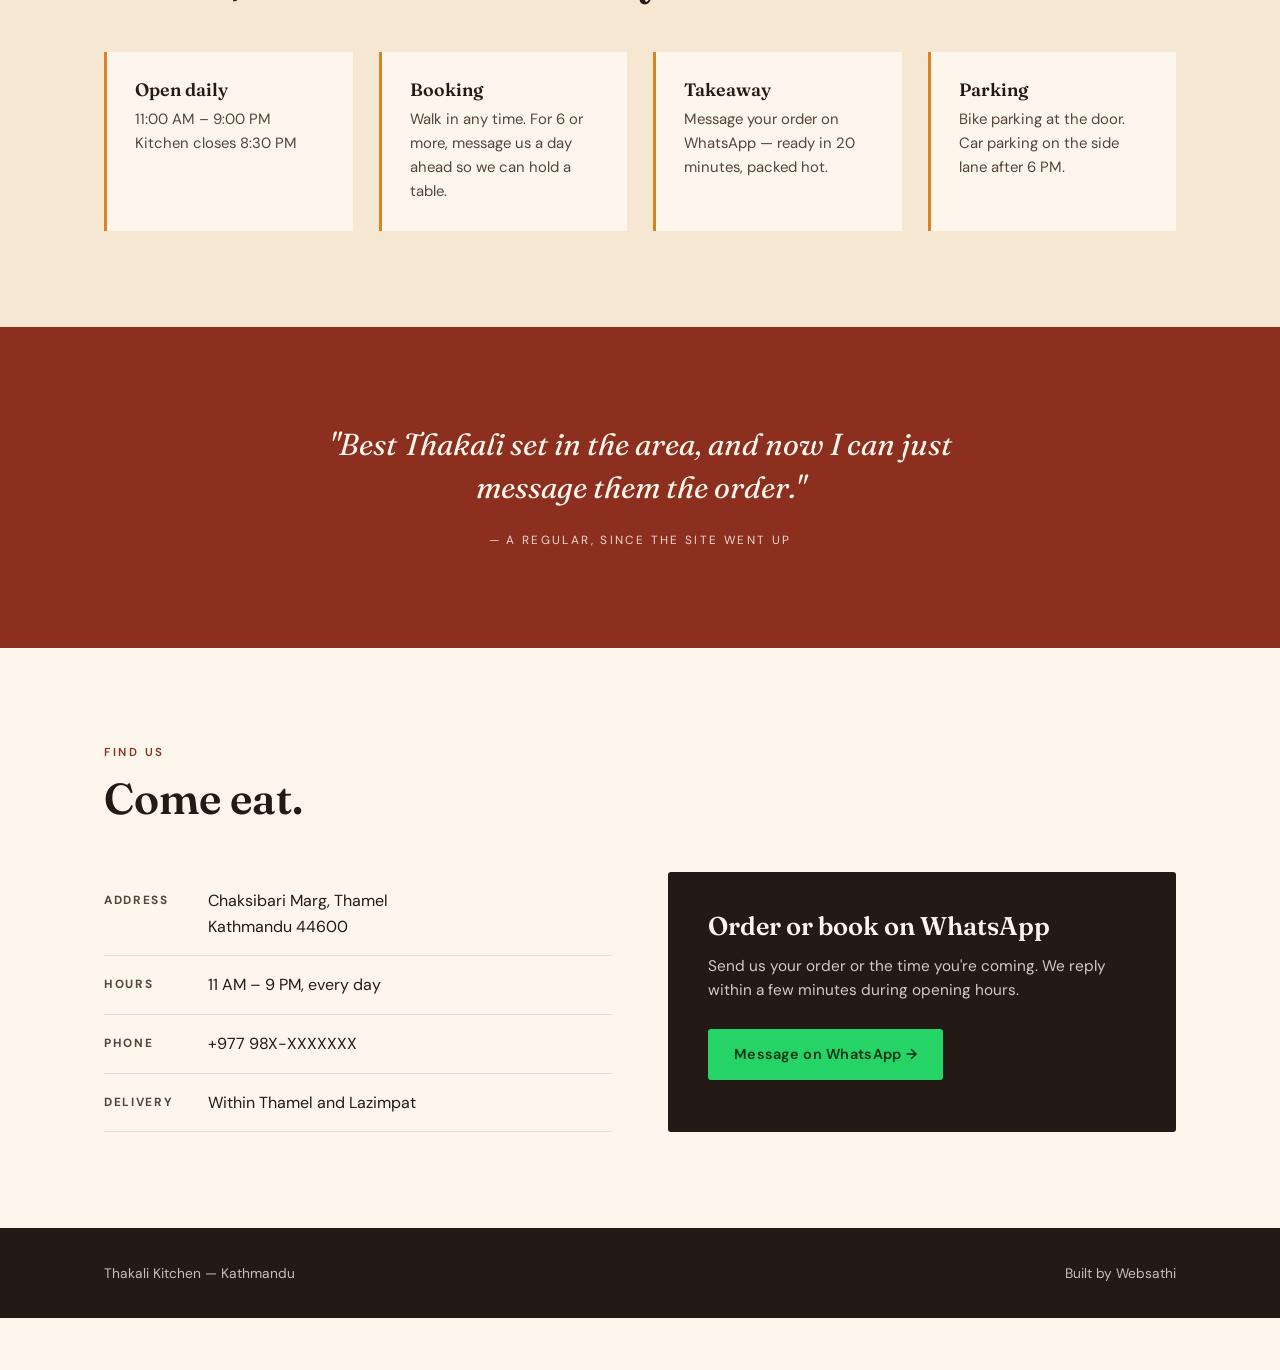
<file: restaurant/index.html>
<!DOCTYPE html>
<html lang="en" class="no-js">
<head>
<meta charset="UTF-8">
<script>/* Photographs must not depend on a script. Two ways they can:
   JS off entirely — the class below stays and the stylesheet shows them;
   or websathi.js alone fails to run, which the class cannot see, so the
   load handler reveals anything it never got round to marking. */
document.documentElement.classList.remove('no-js');
addEventListener('load',function(){if(window.__wsReady)return;
document.querySelectorAll('.ph img').forEach(function(i){i.classList.add('is-loaded')})});</script>
<meta name="viewport" content="width=device-width, initial-scale=1.0">
<title>Websathi — Thakali Kitchen, Kathmandu</title>
<meta name="description" content="Thakali and Newari plates cooked to order in Kathmandu. See the menu and book a table on WhatsApp.">
<meta property="og:type" content="website">
<meta property="og:title" content="Thakali Kitchen — Kathmandu">
<meta property="og:description" content="Thakali and Newari plates cooked to order. See the menu and book a table on WhatsApp.">
<meta property="og:url" content="https://utkarshsinghug22-hash.github.io/websathi-demo/restaurant/">
<meta property="og:image" content="https://utkarshsinghug22-hash.github.io/websathi-demo/restaurant/preview.png">
<meta property="og:image:width" content="1200">
<meta property="og:image:height" content="630">
<meta property="og:locale" content="en_NP">
<meta name="twitter:card" content="summary_large_image">
<meta name="twitter:title" content="Thakali Kitchen — Kathmandu">
<meta name="twitter:description" content="Thakali and Newari plates cooked to order. See the menu and book a table on WhatsApp.">
<meta name="twitter:image" content="https://utkarshsinghug22-hash.github.io/websathi-demo/restaurant/preview.png">
<meta name="theme-color" content="#8C2F1E">
<link rel="icon" href="data:image/svg+xml,<svg xmlns='http://www.w3.org/2000/svg' viewBox='0 0 32 32'><rect width='32' height='32' rx='6' fill='%238C2F1E'/><text x='16' y='23' font-size='18' font-family='Georgia,serif' fill='%23F2C078' text-anchor='middle'>T</text></svg>">
<link rel="preconnect" href="https://fonts.googleapis.com">
<link rel="preconnect" href="https://fonts.gstatic.com" crossorigin>
<link href="https://fonts.googleapis.com/css2?family=Fraunces:ital,opsz,wght@0,9..144,500;0,9..144,600;1,9..144,500&family=DM+Sans:wght@400;500;700&display=swap" rel="stylesheet">
<link rel="stylesheet" href="../assets/websathi.css?v=b79a6d49">
<style>
  :root{
    --accent:#D98324;
    --accent-soft:#F2C078;
    --accent-deep:#8C2F1E;
    --accent-deepest:#5E1C10;
    --surface:#FDF6EC;
    --surface-warm:#F6E7D2;
    --surface-blur:rgba(253,246,236,.92);
    --ink:#241A15;
    --ink-soft:#54443C;   /* real colour, not opacity — keeps 4.5:1 on cream */
    --moss:#4A5D3A;
    --hairline:rgba(36,26,21,.1);
    --hairline-strong:rgba(36,26,21,.34);
    --banner-bg:#241A15;
    --banner-ink:#FDF6EC;
    --banner-accent:#F2C078;   /* 10.20:1 */
  }
  body{background:var(--surface);color:var(--ink);font-family:'DM Sans',sans-serif;}
  h1,h2,h3{font-family:'Fraunces',serif;font-weight:600;line-height:1.15;}
  .logo{font-family:'Fraunces',serif;font-size:1.35rem;font-weight:600;letter-spacing:-.01em;}
  .logo span{color:var(--accent-deep);}

  .hero{padding:132px 0 84px;position:relative;overflow:hidden;}
  .hero::before{content:"";position:absolute;top:-140px;right:-120px;width:520px;height:520px;
    border-radius:50%;background:radial-gradient(circle,var(--accent-soft) 0%,transparent 68%);opacity:.5;}
  .hero-grid{display:grid;grid-template-columns:1.15fr .85fr;gap:56px;align-items:center;position:relative;}
  .hero h1{font-size:clamp(2.4rem,5.6vw,4.3rem);margin:18px 0 22px;}
  .hero h1 em{font-style:italic;color:var(--accent-deep);}
  .hero p{font-size:1.08rem;max-width:46ch;color:var(--ink-soft);margin-bottom:32px;}
  .hero-cta{display:flex;gap:14px;flex-wrap:wrap;}

  /* The plate is drawn, not photographed — but it reads as a thali, which is
     the point: a prospect should recognise their own trade at a glance. */
  .plate{aspect-ratio:1;border-radius:50%;display:grid;place-items:center;
    background:
      radial-gradient(circle at 50% 50%, var(--surface-warm) 0 38%, transparent 38%),
      conic-gradient(from 20deg, var(--accent-deep) 0 22%, var(--accent) 22% 45%, var(--moss) 45% 62%, var(--accent-deepest) 62% 80%, var(--accent-soft) 80% 100%);
    box-shadow:0 26px 60px rgba(36,26,21,.22);}
  .plate span{font-family:'Fraunces',serif;font-size:.78rem;letter-spacing:.16em;
    text-transform:uppercase;text-align:center;color:var(--ink);opacity:.72;max-width:9rem;line-height:1.5;}

  .strip{background:var(--ink);color:var(--surface);}

  .sec-head{max-width:58ch;margin-bottom:48px;}
  .sec-head h2{font-size:clamp(1.9rem,3.6vw,2.7rem);margin:12px 0 14px;}
  .sec-head p{color:var(--ink-soft);}

  .menu-grid{display:grid;grid-template-columns:1fr 1fr;gap:0 56px;}
  .dish{display:flex;justify-content:space-between;gap:18px;align-items:baseline;
    padding:16px 0;border-bottom:1px dotted rgba(36,26,21,.22);}
  .dish-name{font-weight:700;font-size:1.02rem;}
  .dish-note{font-size:.86rem;color:var(--ink-soft);font-weight:400;display:block;margin-top:2px;}
  .dish-price{font-family:'Fraunces',serif;font-weight:600;color:var(--accent-deep);white-space:nowrap;}

  .hours{background:var(--surface-warm);}
  .hours-grid{display:grid;grid-template-columns:repeat(auto-fit,minmax(210px,1fr));gap:26px;}
  .hcard{background:var(--surface);padding:28px;border-left:3px solid var(--accent);}
  .hcard h3{font-size:1.12rem;margin-bottom:8px;}
  .hcard p{font-size:.93rem;color:var(--ink-soft);}

  .quote{background:var(--accent-deep);color:var(--surface);text-align:center;}
  .quote p{font-family:'Fraunces',serif;font-style:italic;font-size:clamp(1.3rem,2.9vw,1.9rem);
    max-width:34ch;margin:0 auto 18px;line-height:1.4;}
  .quote small{font-size:.74rem;letter-spacing:.2em;text-transform:uppercase;opacity:.85;}

  .contact-grid{display:grid;grid-template-columns:1fr 1fr;gap:56px;}
  .info-row{display:flex;gap:16px;padding:16px 0;border-bottom:1px solid var(--hairline);}
  .info-row strong{min-width:88px;font-size:.74rem;letter-spacing:.14em;text-transform:uppercase;
    color:var(--ink-soft);padding-top:3px;}
  .cta-card{background:var(--ink);color:var(--surface);padding:40px;border-radius:3px;}
  .cta-card h3{font-size:1.6rem;margin-bottom:12px;}
  .cta-card p{color:rgba(253,246,236,.8);font-size:.96rem;margin-bottom:26px;}

  footer{background:var(--ink);color:rgba(253,246,236,.75);padding:34px 0;font-size:.86rem;}
  .foot{display:flex;justify-content:space-between;gap:14px;flex-wrap:wrap;}

  @media(max-width:900px){
    .hero{padding:104px 0 56px;}
    .hero-grid{grid-template-columns:1fr;gap:36px;}
    .plate{max-width:280px;}          /* headline leads; the plate follows */
  }
  @media(max-width:820px){
    .menu-grid{grid-template-columns:1fr;}
    .contact-grid{grid-template-columns:1fr;gap:36px;}
    .cta-card{padding:30px;}
  }
</style>
</head>
<body>

<header>
  <div class="wrap nav">
    <div class="logo">Thakali <span>Kitchen</span></div>
    <button class="nav-toggle" aria-label="Menu" aria-expanded="false" aria-controls="nav-links">
      <svg class="icon-open" viewBox="0 0 24 24" fill="none" stroke="currentColor" stroke-width="1.8" stroke-linecap="round"><path d="M3 6h18M3 12h18M3 18h18"/></svg>
      <svg class="icon-close" viewBox="0 0 24 24" fill="none" stroke="currentColor" stroke-width="1.8" stroke-linecap="round"><path d="M6 6l12 12M18 6L6 18"/></svg>
    </button>
    <nav class="nav-links" id="nav-links">
      <a href="#menu">Menu</a>
      <a href="#hours">Hours</a>
      <a href="#visit">Visit</a>
      <a href="#visit" class="btn btn-solid">Book a Table</a>
    </nav>
  </div>
</header>

<div class="hero">
  <div class="wrap hero-grid">
    <div>
      <div class="eyebrow">Thakali &amp; Newari — Kathmandu</div>
      <h1>The <em>dal bhat</em> people cross town for.</h1>
      <p>Cooked to order, served on brass, refilled until you say stop. Family recipes from Mustang, run out of a small kitchen in Kathmandu since 2011.</p>
      <div class="hero-cta">
        <a href="#visit" class="btn btn-solid">Book a Table →</a>
        <a href="#menu" class="btn btn-ghost">See the Menu</a>
      </div>
    </div>
    <div class="plate"><span>Set served<br>11am – 9pm</span></div>
  </div>
</div>

<div class="strip">
  <div class="strip-inner">
    <span>THAKALI SET</span><span>BUFF MOMO</span><span>NEWARI KHAJA</span><span>GUNDRUK</span><span>SEKUWA</span><span>CHIYA</span>
    <span>THAKALI SET</span><span>BUFF MOMO</span><span>NEWARI KHAJA</span><span>GUNDRUK</span><span>SEKUWA</span><span>CHIYA</span>
  </div>
</div>

<section id="menu">
  <div class="wrap">
    <div class="sec-head" data-reveal>
      <div class="eyebrow">The Menu</div>
      <h2>What we cook, every day</h2>
      <p>Sets come with rice, dal, seasonal tarkari, achar and papad. Second helpings are free.</p>
    </div>
    <div class="menu-grid">
      <div class="dish" data-reveal><div><span class="dish-name">Thakali Set — Chicken</span><span class="dish-note">Free-range, slow-cooked with timur</span></div><div class="dish-price">Rs. 420</div></div>
      <div class="dish" data-reveal><div><span class="dish-name">Thakali Set — Buff</span><span class="dish-note">The one regulars order</span></div><div class="dish-price">Rs. 380</div></div>
      <div class="dish" data-reveal><div><span class="dish-name">Thakali Set — Veg</span><span class="dish-note">Gundruk, aloo, seasonal greens</span></div><div class="dish-price">Rs. 280</div></div>
      <div class="dish" data-reveal><div><span class="dish-name">Buff Momo (10 pcs)</span><span class="dish-note">Steamed, fried or jhol</span></div><div class="dish-price">Rs. 220</div></div>
      <div class="dish" data-reveal><div><span class="dish-name">Newari Khaja Set</span><span class="dish-note">Chiura, choila, bhatmas, aalu</span></div><div class="dish-price">Rs. 450</div></div>
      <div class="dish" data-reveal><div><span class="dish-name">Sekuwa Platter</span><span class="dish-note">Charcoal-grilled, serves two</span></div><div class="dish-price">Rs. 550</div></div>
      <div class="dish" data-reveal><div><span class="dish-name">Thukpa</span><span class="dish-note">Chicken or veg, hand-pulled noodles</span></div><div class="dish-price">Rs. 260</div></div>
      <div class="dish" data-reveal><div><span class="dish-name">Milk Chiya</span><span class="dish-note">Cardamom, ginger, endless</span></div><div class="dish-price">Rs. 40</div></div>
    </div>
  </div>
</section>

<section class="hours" id="hours">
  <div class="wrap">
    <div class="sec-head" data-reveal>
      <div class="eyebrow">Before You Come</div>
      <h2>Hours, tables and takeaway</h2>
    </div>
    <div class="hours-grid">
      <div class="hcard" data-reveal><h3>Open daily</h3><p>11:00 AM – 9:00 PM<br>Kitchen closes 8:30 PM</p></div>
      <div class="hcard" data-reveal><h3>Booking</h3><p>Walk in any time. For 6 or more, message us a day ahead so we can hold a table.</p></div>
      <div class="hcard" data-reveal><h3>Takeaway</h3><p>Message your order on WhatsApp — ready in 20 minutes, packed hot.</p></div>
      <div class="hcard" data-reveal><h3>Parking</h3><p>Bike parking at the door. Car parking on the side lane after 6 PM.</p></div>
    </div>
  </div>
</section>

<section class="quote">
  <div class="wrap">
    <p>"Best Thakali set in the area, and now I can just message them the order."</p>
    <small>— A regular, since the site went up</small>
  </div>
</section>

<section id="visit">
  <div class="wrap">
    <div class="sec-head" data-reveal>
      <div class="eyebrow">Find Us</div>
      <h2>Come eat.</h2>
    </div>
    <div class="contact-grid">
      <div data-reveal>
        <div class="info-row"><strong>Address</strong><div>Chaksibari Marg, Thamel<br>Kathmandu 44600</div></div>
        <div class="info-row"><strong>Hours</strong><div>11 AM – 9 PM, every day</div></div>
        <div class="info-row"><strong>Phone</strong><div>+977 98X-XXXXXXX</div></div>
        <div class="info-row"><strong>Delivery</strong><div>Within Thamel and Lazimpat</div></div>
      </div>
      <div class="cta-card" data-reveal>
        <h3>Order or book on WhatsApp</h3>
        <p>Send us your order or the time you're coming. We reply within a few minutes during opening hours.</p>
        <a class="btn btn-wa" target="_blank" rel="noopener"
           href="https://wa.me/9779863336100?text=Hi%20Websathi%20%E2%80%94%20I%20saw%20the%20restaurant%20demo%20site%20and%20I%27d%20like%20one%20for%20my%20business.">Message on WhatsApp →</a>
      </div>
    </div>
  </div>
</section>

<footer>
  <div class="wrap foot">
    <div>Thakali Kitchen — Kathmandu</div>
    <div>Built by Websathi</div>
  </div>
</footer>

<div class="demo-banner">
  <strong>This is a demo.</strong> Your site would carry your own name, menu and prices.
</div>

<script src="../assets/websathi.js?v=8cb24769" defer></script>
</body>
</html>
</file>
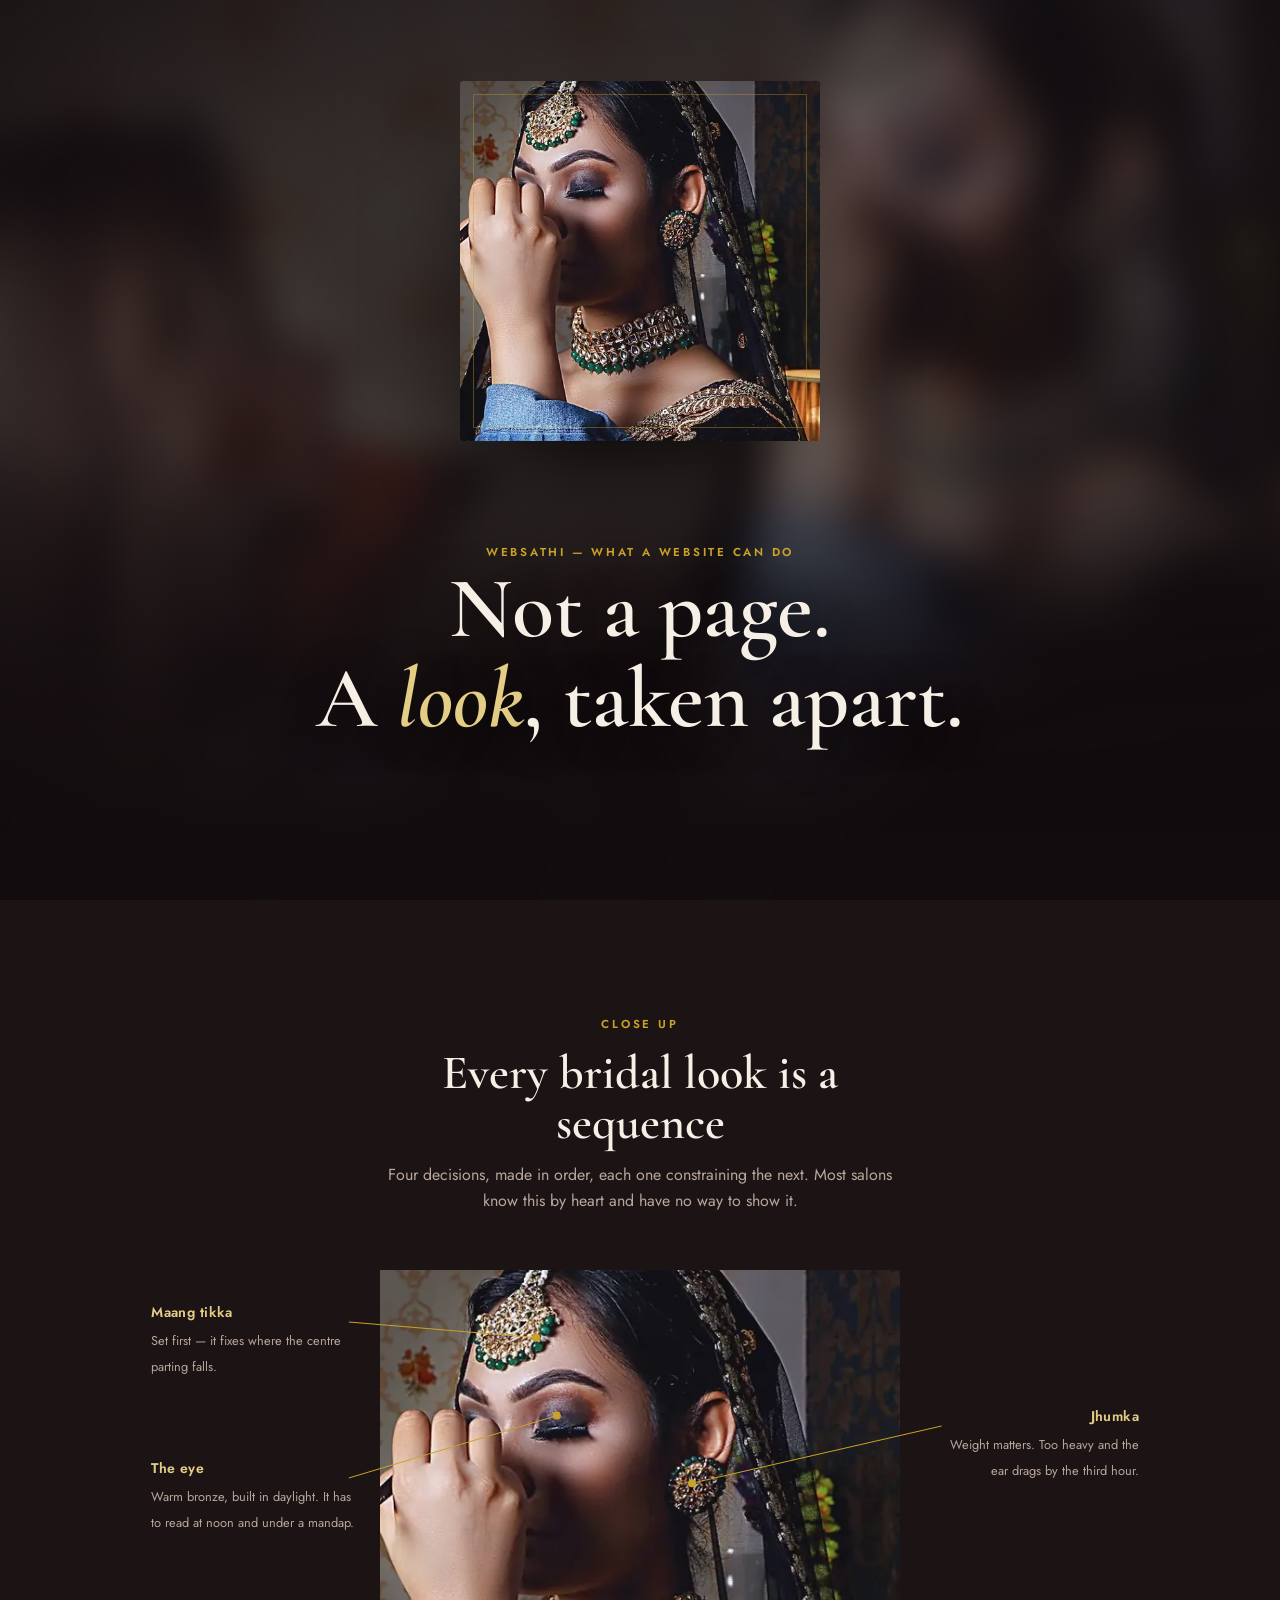
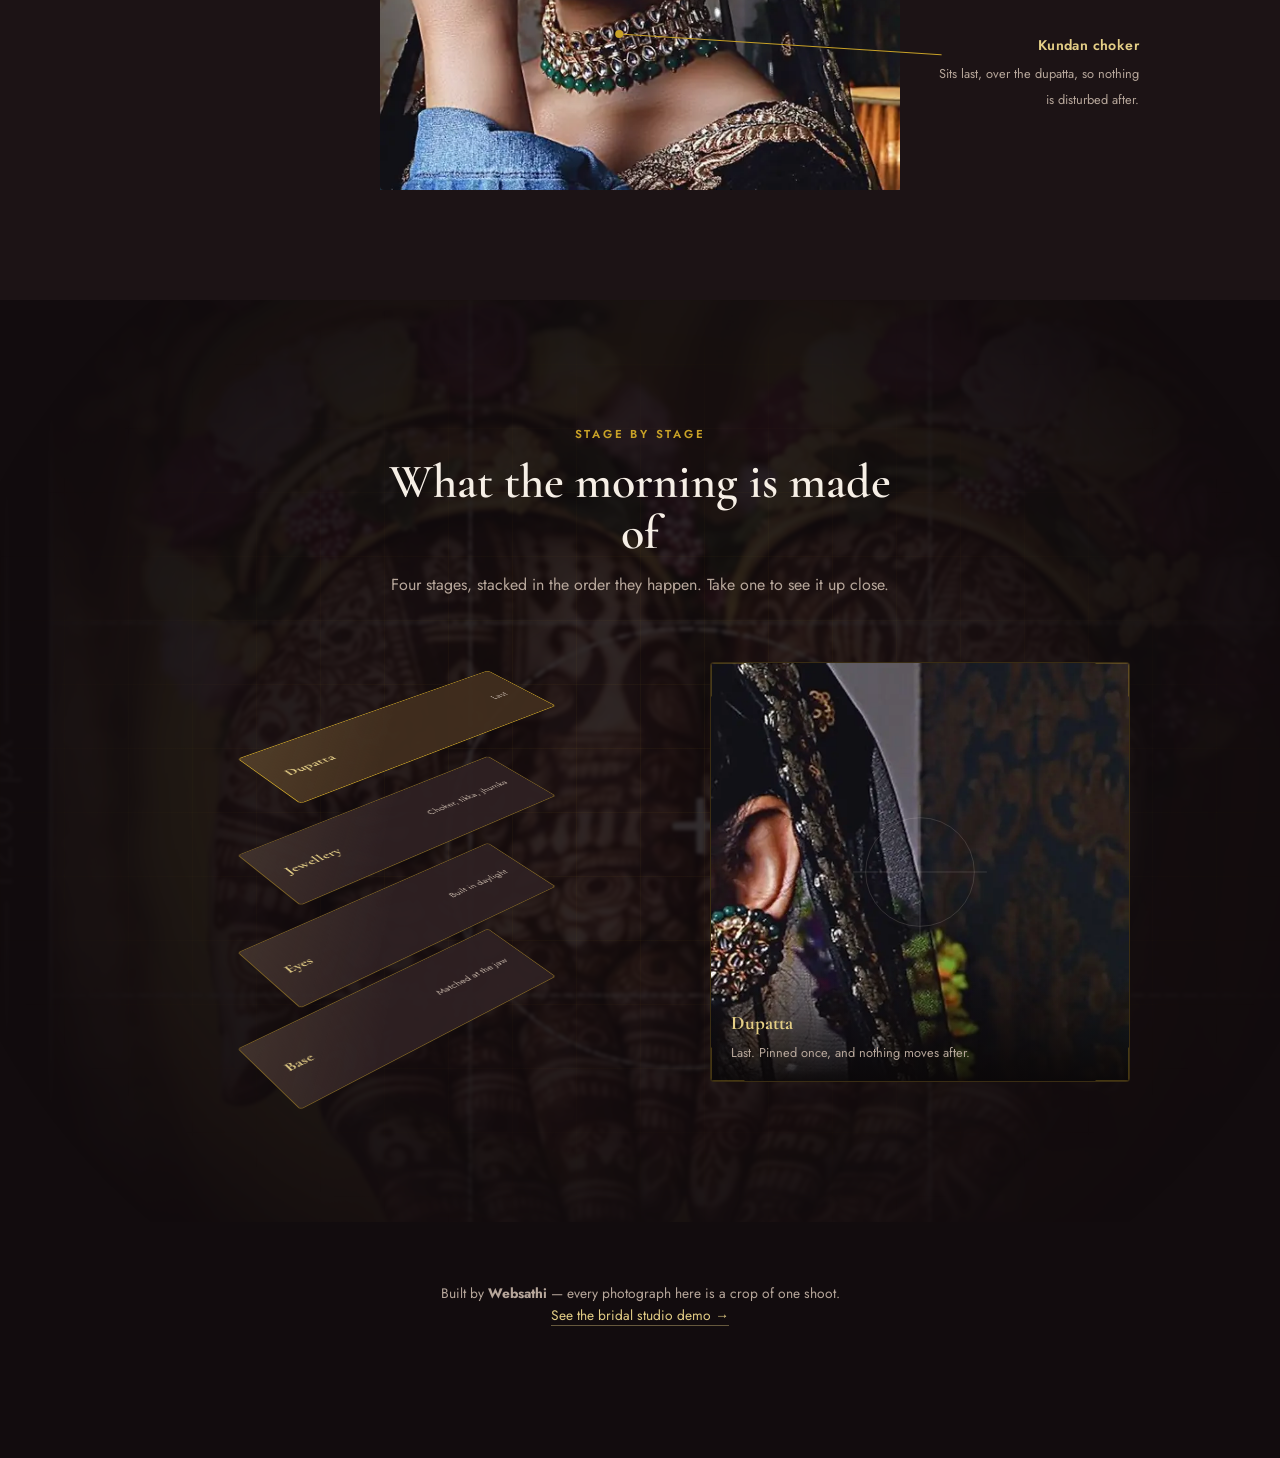
<file: showcase/index.html>
<!DOCTYPE html>
<html lang="en" class="no-js">
<head>
<meta charset="UTF-8">
<script>/* Photographs must not depend on a script. Two ways they can:
   JS off entirely — the class below stays and the stylesheet shows them;
   or websathi.js alone fails to run, which the class cannot see, so the
   load handler reveals anything it never got round to marking. */
document.documentElement.classList.remove('no-js');
addEventListener('load',function(){if(window.__wsReady)return;
document.querySelectorAll('.ph img').forEach(function(i){i.classList.add('is-loaded')})});</script>
<meta name="viewport" content="width=device-width, initial-scale=1.0">
<title>Websathi — Inside a Bridal Look</title>
<meta name="description" content="A bridal look, shown detail by detail. Built by Websathi.">
<meta property="og:type" content="website">
<meta property="og:title" content="Inside a Bridal Look">
<meta property="og:description" content="A bridal look, shown detail by detail. Built by Websathi.">
<meta property="og:url" content="https://utkarshsinghug22-hash.github.io/websathi-demo/showcase/">
<meta property="og:image" content="https://utkarshsinghug22-hash.github.io/websathi-demo/preview.jpg">
<meta property="og:image:width" content="1200">
<meta property="og:image:height" content="630">
<meta name="twitter:card" content="summary_large_image">
<meta name="twitter:image" content="https://utkarshsinghug22-hash.github.io/websathi-demo/preview.jpg">
<meta name="theme-color" content="#120C0E">
<link rel="icon" href="data:image/svg+xml,<svg xmlns='http://www.w3.org/2000/svg' viewBox='0 0 32 32'><rect width='32' height='32' rx='6' fill='%23120C0E'/><text x='16' y='23' font-size='19' font-family='Georgia,serif' fill='%23C9A227' text-anchor='middle'>W</text></svg>">
<link rel="preconnect" href="https://fonts.googleapis.com">
<link rel="preconnect" href="https://fonts.gstatic.com" crossorigin>
<link href="https://fonts.googleapis.com/css2?family=Cormorant+Garamond:ital,wght@0,500;0,600;1,500&family=Jost:wght@300;400;500;600&display=swap" rel="stylesheet">
<link rel="stylesheet" href="../assets/websathi.css?v=b79a6d49">
<link rel="stylesheet" href="anatomy.css?v=79fa80b8">
</head>
<body>

<section class="depth">
  <div class="plane plane-back ph" aria-hidden="true" style="background-image:url([data-uri])">
    <picture>
      <source type="image/webp" srcset="../assets/img/bride-wide-900.webp 900w, ../assets/img/bride-wide-1400.webp 1400w, ../assets/img/bride-wide-1800.webp 1800w" sizes="100vw">
      <img src="../assets/img/bride-wide-900.jpg" width="1800" height="1200" alt="">
    </picture>
  </div>
  <div class="plane plane-mid">
    <div class="frame tilt ph" style="background-image:url([data-uri])">
      <picture>
        <source type="image/webp" srcset="../assets/img/g-jewellery-360.webp 360w, ../assets/img/g-jewellery-560.webp 560w, ../assets/img/g-jewellery-860.webp 860w" sizes="(max-width:720px) 46vw, 420px">
        <img src="../assets/img/g-jewellery-560.jpg" srcset="../assets/img/g-jewellery-360.jpg 360w, ../assets/img/g-jewellery-560.jpg 560w, ../assets/img/g-jewellery-860.jpg 860w"
             sizes="(max-width:720px) 46vw, 420px" width="1000" height="1000"
             alt="A bride in finished bridal makeup wearing a kundan choker and maang tikka.">
      </picture>
    </div>
  </div>
  <div class="depth-type">
    <span class="sc-eyebrow">Websathi — what a website can do</span>
    <h1>Not a page.<br>A <em>look</em>, taken apart.</h1>
    <p class="scroll-hint" id="scroll-hint">Scroll</p>
  </div>
</section>

<section class="anatomy">
  <div class="sc-wrap">
    <div class="anatomy-head">
      <span class="sc-eyebrow">Close up</span>
      <h2>Every bridal look is a sequence</h2>
      <p>Four decisions, made in order, each one constraining the next. Most salons know this by heart and have no way to show it.</p>
    </div>
    <div class="anatomy-stage">
      <div class="anatomy-media ph" style="background-image:url([data-uri])">
        <picture>
          <source type="image/webp" srcset="../assets/img/g-jewellery-360.webp 360w, ../assets/img/g-jewellery-560.webp 560w, ../assets/img/g-jewellery-860.webp 860w" sizes="(max-width:860px) 92vw, 520px">
          <img src="../assets/img/g-jewellery-560.jpg" srcset="../assets/img/g-jewellery-360.jpg 360w, ../assets/img/g-jewellery-560.jpg 560w, ../assets/img/g-jewellery-860.jpg 860w"
               sizes="(max-width:860px) 92vw, 520px" width="1000" height="1000" loading="lazy" decoding="async"
               alt="A bride in finished bridal makeup, annotated.">
        </picture>
      </div>
      <svg class="anatomy-svg" aria-hidden="true">
        <line x1="40.0%" y1="13%" x2="22%" y2="10%" />
        <line x1="42.0%" y1="28%" x2="22%" y2="40%" />
        <line x1="55.0%" y1="41%" x2="79%" y2="30%" />
        <line x1="48.0%" y1="70%" x2="79%" y2="74%" />
        <circle cx="40.0%" cy="13%" r="4" />
        <circle cx="42.0%" cy="28%" r="4" />
        <circle cx="55.0%" cy="41%" r="4" />
        <circle cx="48.0%" cy="70%" r="4" />
      </svg>
      <div class="hot-label is-l" style="left:3%;top:6%">
        <b>Maang tikka</b><span>Set first — it fixes where the centre parting falls.</span>
      </div>
      <div class="hot-label is-l" style="left:3%;top:36%">
        <b>The eye</b><span>Warm bronze, built in daylight. It has to read at noon and under a mandap.</span>
      </div>
      <div class="hot-label is-r" style="left:78%;top:26%">
        <b>Jhumka</b><span>Weight matters. Too heavy and the ear drags by the third hour.</span>
      </div>
      <div class="hot-label is-r" style="left:78%;top:70%">
        <b>Kundan choker</b><span>Sits last, over the dupatta, so nothing is disturbed after.</span>
      </div>
    </div>
  </div>
</section>

<section class="explode">
  <div class="bp-plane ph" aria-hidden="true" style="background-image:url([data-uri])">
    <picture>
      <source type="image/webp" srcset="../assets/img/blueprint-700.webp 700w, ../assets/img/blueprint-1200.webp 1200w" sizes="900px">
      <img src="../assets/img/blueprint-700.jpg" srcset="../assets/img/blueprint-700.jpg 700w, ../assets/img/blueprint-1200.jpg 1200w" sizes="900px"
           loading="lazy" decoding="async" width="727" height="690" alt="">
    </picture>
  </div>
  <div class="sc-wrap">
    <div class="explode-head">
      <span class="sc-eyebrow">Stage by stage</span>
      <h2>What the morning is made of</h2>
      <p>Four stages, stacked in the order they happen. Take one to see it up close.</p>
    </div>
    <div class="explode-grid">
      <div class="stack">
        <button class="layer" type="button" data-stage="dupatta" aria-controls="stage-view" aria-current="true">
          <span class="lift"><b>Dupatta</b><span>Last</span></span>
        </button>
        <button class="layer" type="button" data-stage="jewellery" aria-controls="stage-view">
          <span class="lift"><b>Jewellery</b><span>Choker, tikka, jhumka</span></span>
        </button>
        <button class="layer" type="button" data-stage="eyes" aria-controls="stage-view">
          <span class="lift"><b>Eyes</b><span>Built in daylight</span></span>
        </button>
        <button class="layer" type="button" data-stage="base" aria-controls="stage-view">
          <span class="lift"><b>Base</b><span>Matched at the jaw</span></span>
        </button>
      </div>
      <div class="stage-view" id="stage-view" aria-live="polite">
        <figure class="shot is-active ph" data-stage="dupatta" style="background-image:url([data-uri])">
          <picture>
            <source type="image/webp" srcset="../assets/img/st-dupatta-360.webp 360w, ../assets/img/st-dupatta-640.webp 640w" sizes="(max-width:860px) 92vw, 420px">
            <img src="../assets/img/st-dupatta-640.jpg" srcset="../assets/img/st-dupatta-360.jpg 360w, ../assets/img/st-dupatta-640.jpg 640w"
                 sizes="(max-width:860px) 92vw, 420px" loading="lazy" decoding="async"
                 width="640" height="640" alt="A black net dupatta edged in gold embroidery and sequins, draped past the bride's ear and kundan earring against a teal damask wall.">
          </picture>
          <figcaption><b>Dupatta</b><span>Last. Pinned once, and nothing moves after.</span></figcaption>
        </figure>
        <figure class="shot ph" data-stage="jewellery" style="background-image:url([data-uri])">
          <picture>
            <source type="image/webp" srcset="../assets/img/st-jewellery-360.webp 360w, ../assets/img/st-jewellery-640.webp 640w" sizes="(max-width:860px) 92vw, 420px">
            <img src="../assets/img/st-jewellery-640.jpg" srcset="../assets/img/st-jewellery-360.jpg 360w, ../assets/img/st-jewellery-640.jpg 640w"
                 sizes="(max-width:860px) 92vw, 420px" loading="lazy" decoding="async"
                 width="640" height="640" alt="A layered gold kundan choker strung with green bead drops, close on the bride's neck and collarbone.">
          </picture>
          <figcaption><b>Jewellery</b><span>Choker, tikka, jhumka — weight checked before it goes on.</span></figcaption>
        </figure>
        <figure class="shot ph" data-stage="eyes" style="background-image:url([data-uri])">
          <picture>
            <source type="image/webp" srcset="../assets/img/st-eyes-360.webp 360w, ../assets/img/st-eyes-640.webp 640w" sizes="(max-width:860px) 92vw, 420px">
            <img src="../assets/img/st-eyes-640.jpg" srcset="../assets/img/st-eyes-360.jpg 360w, ../assets/img/st-eyes-640.jpg 640w"
                 sizes="(max-width:860px) 92vw, 420px" loading="lazy" decoding="async"
                 width="640" height="640" alt="A closed eye worked in bronze and black smoky shadow with winged liner, beneath a kundan and emerald maang tikka.">
          </picture>
          <figcaption><b>Eyes</b><span>Built in daylight. It has to read at noon and under a mandap.</span></figcaption>
        </figure>
        <figure class="shot ph" data-stage="base" style="background-image:url([data-uri])">
          <picture>
            <source type="image/webp" srcset="../assets/img/st-base-360.webp 360w, ../assets/img/st-base-640.webp 640w" sizes="(max-width:860px) 92vw, 420px">
            <img src="../assets/img/st-base-640.jpg" srcset="../assets/img/st-base-360.jpg 360w, ../assets/img/st-base-640.jpg 640w"
                 sizes="(max-width:860px) 92vw, 420px" loading="lazy" decoding="async"
                 width="640" height="640" alt="The bride's cheek, jaw and neck in evenly matched base, with a kundan stud earring and the choker below.">
          </picture>
          <figcaption><b>Base</b><span>Matched at the jaw, never on the back of the hand.</span></figcaption>
        </figure>
        <svg class="bp-frame" aria-hidden="true" viewBox="0 0 100 100" preserveAspectRatio="none">
          <path d="M0 8 V0 H8"/><path d="M92 0 H100 V8"/>
          <path d="M100 92 V100 H92"/><path d="M8 100 H0 V92"/>
        </svg>
        <svg class="bp-cross" aria-hidden="true" viewBox="0 0 100 100">
          <circle cx="50" cy="50" r="13"/>
          <path d="M50 34 V66 M34 50 H66"/>
        </svg>
      </div>
    </div>
  </div>
</section>

<div class="sc-foot">
  <div class="sc-wrap">
    Built by <strong>Websathi</strong> — every photograph here is a crop of one shoot.<br>
    <a href="../">See the bridal studio demo →</a>
  </div>
</div>

<script src="../assets/websathi.js?v=8cb24769" defer></script>
<script src="anatomy.js?v=4b2fd26b" defer></script>
</body>
</html>
</file>
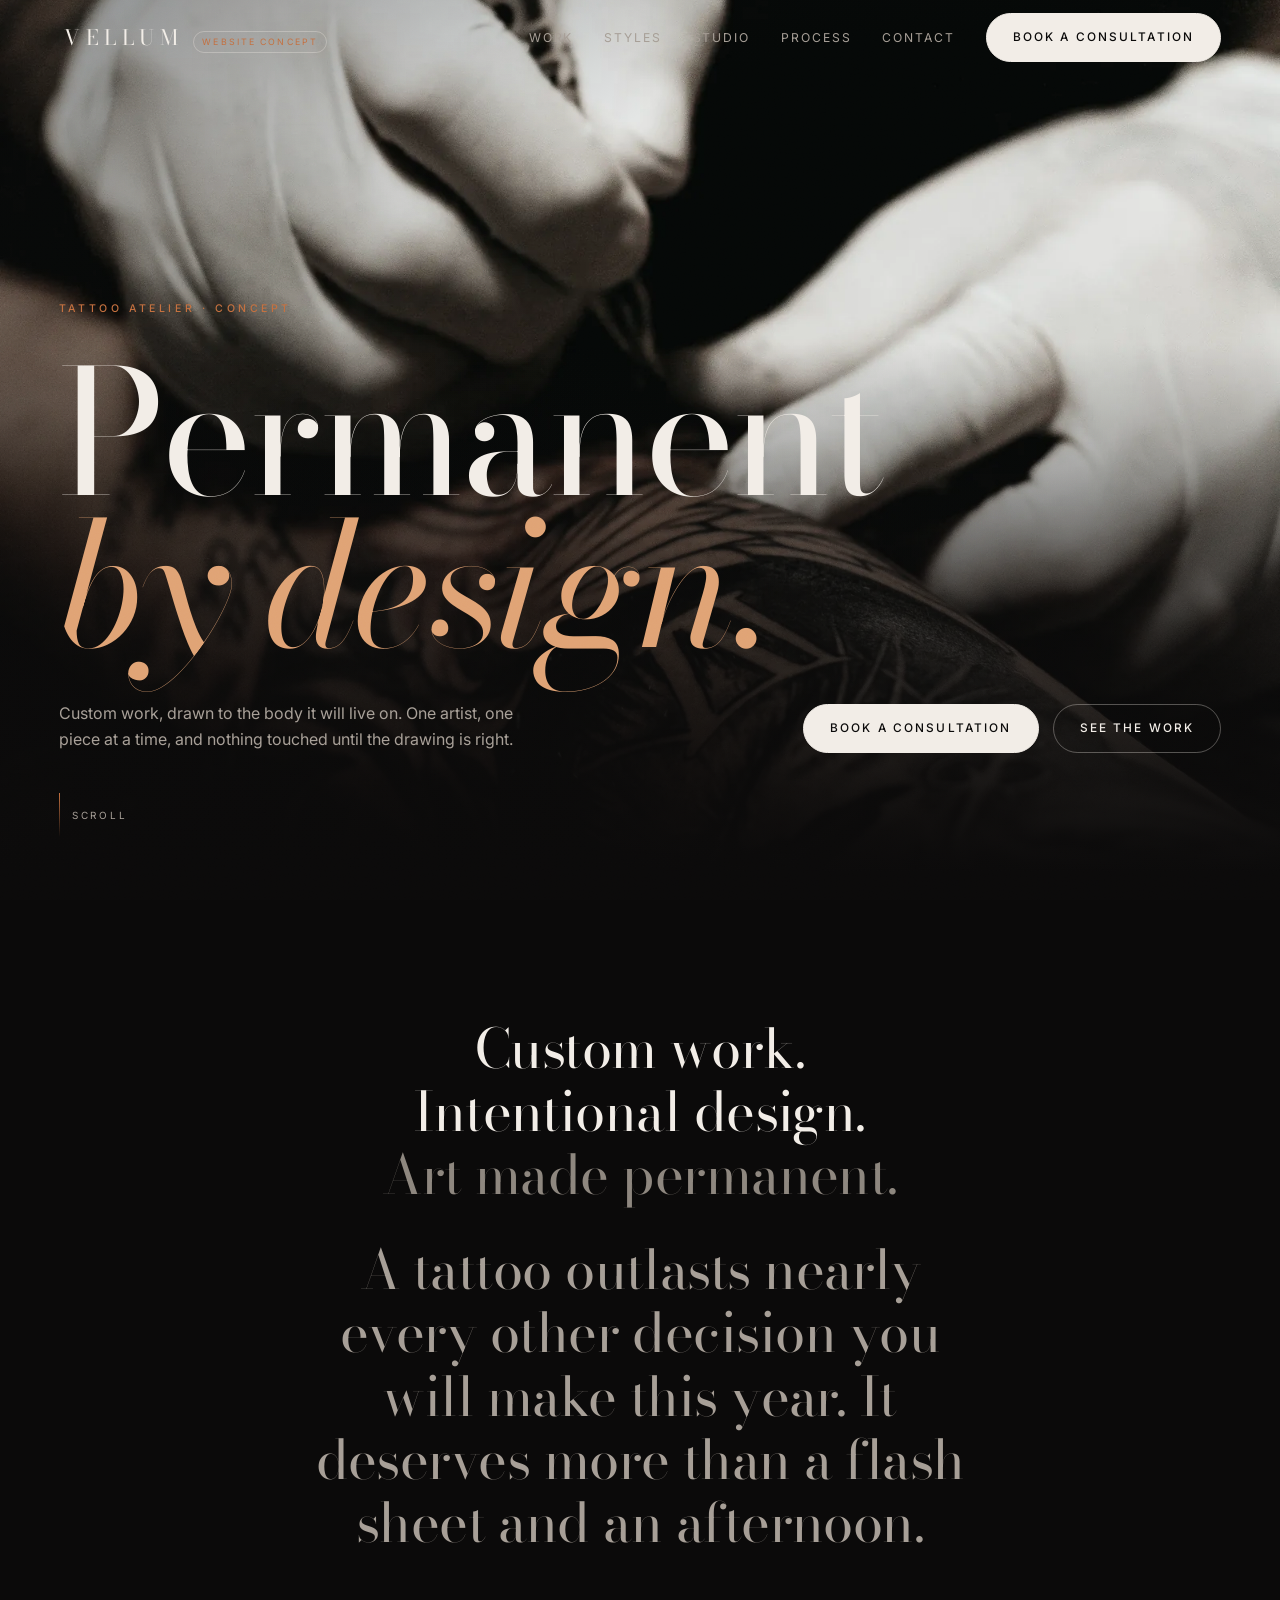
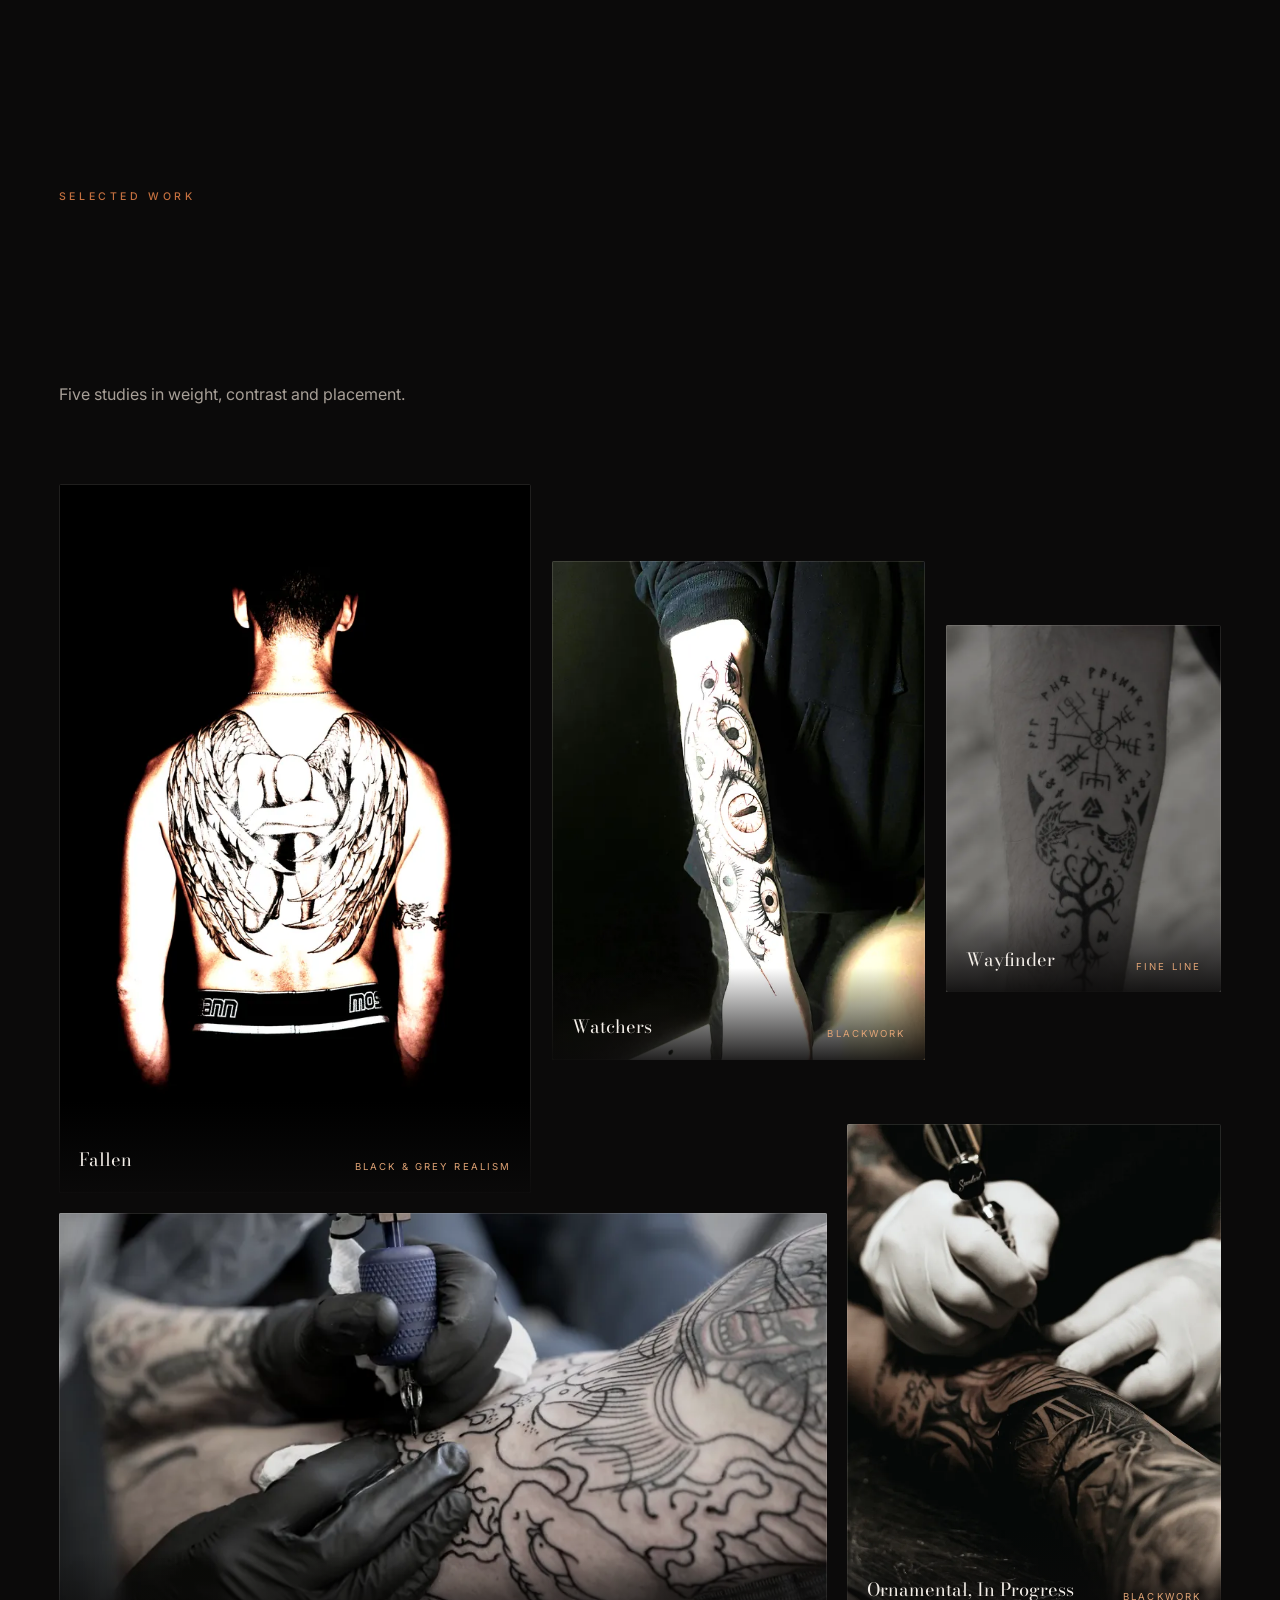
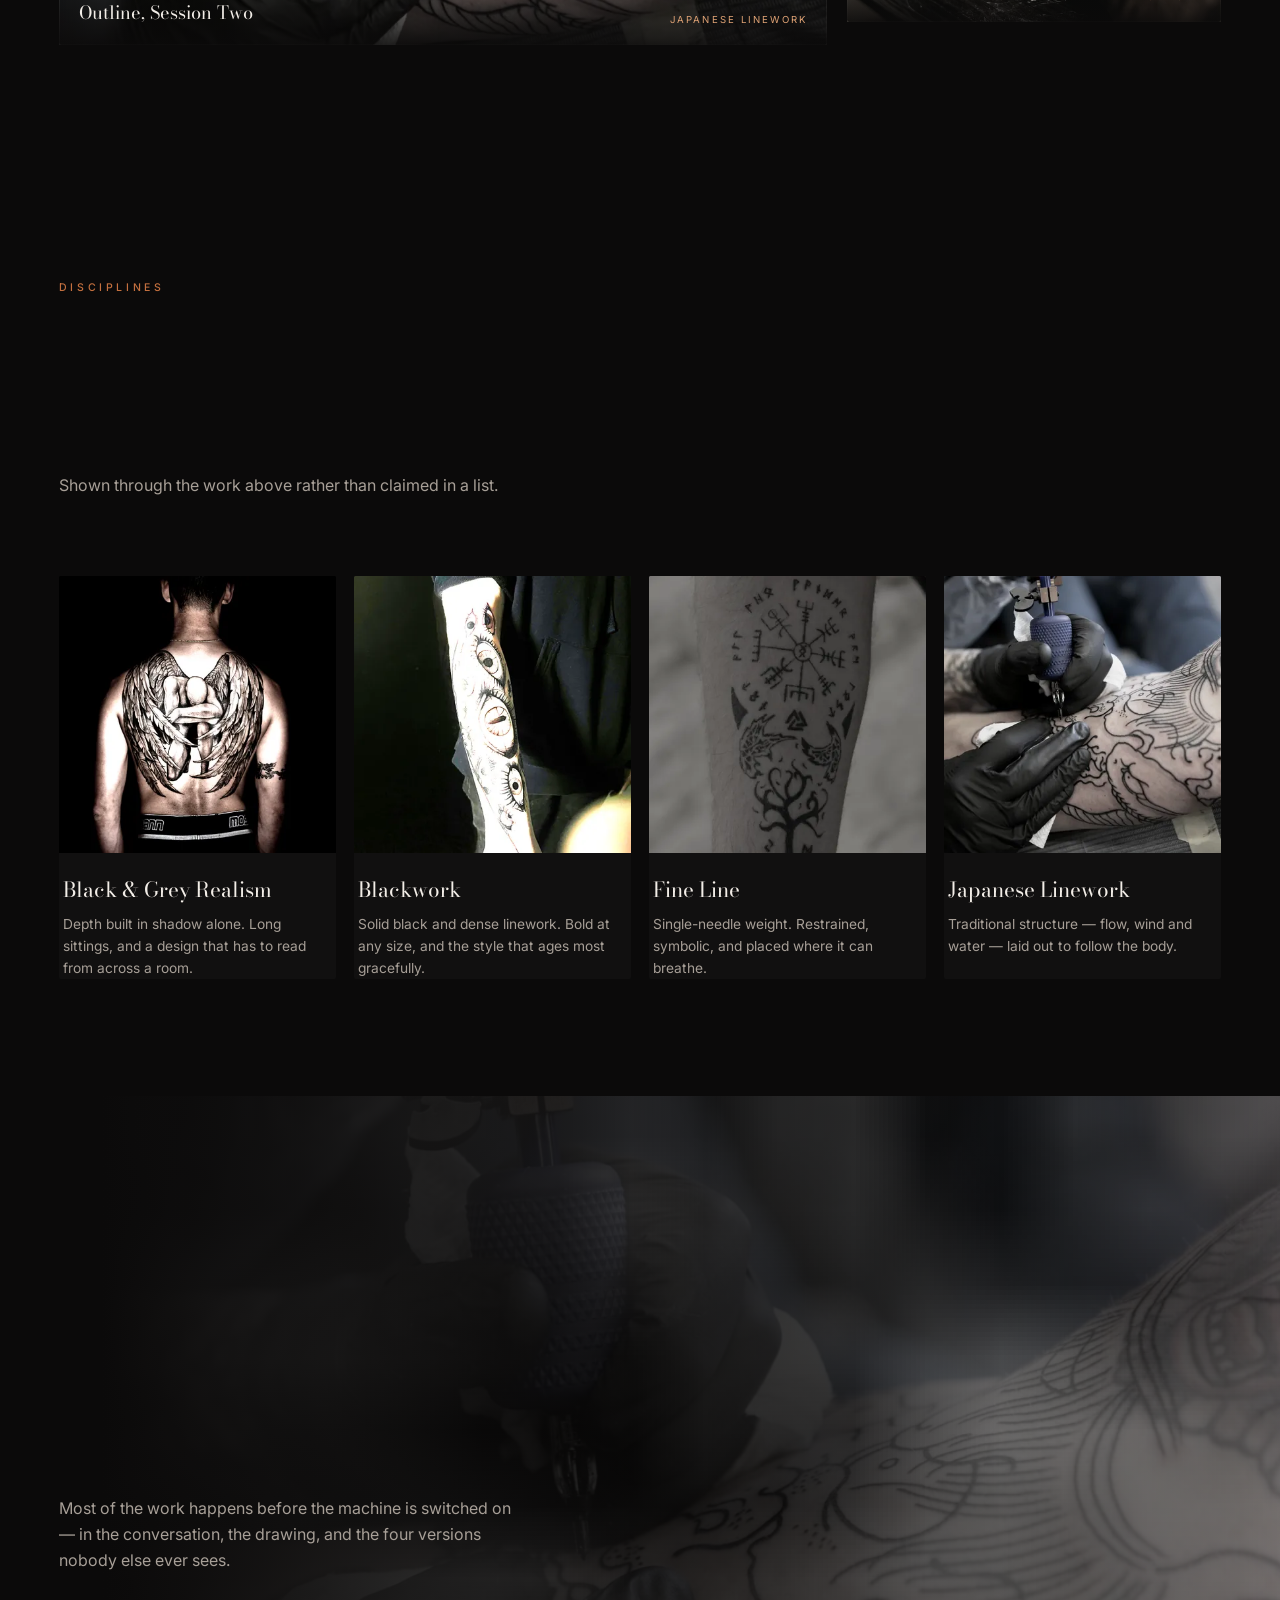
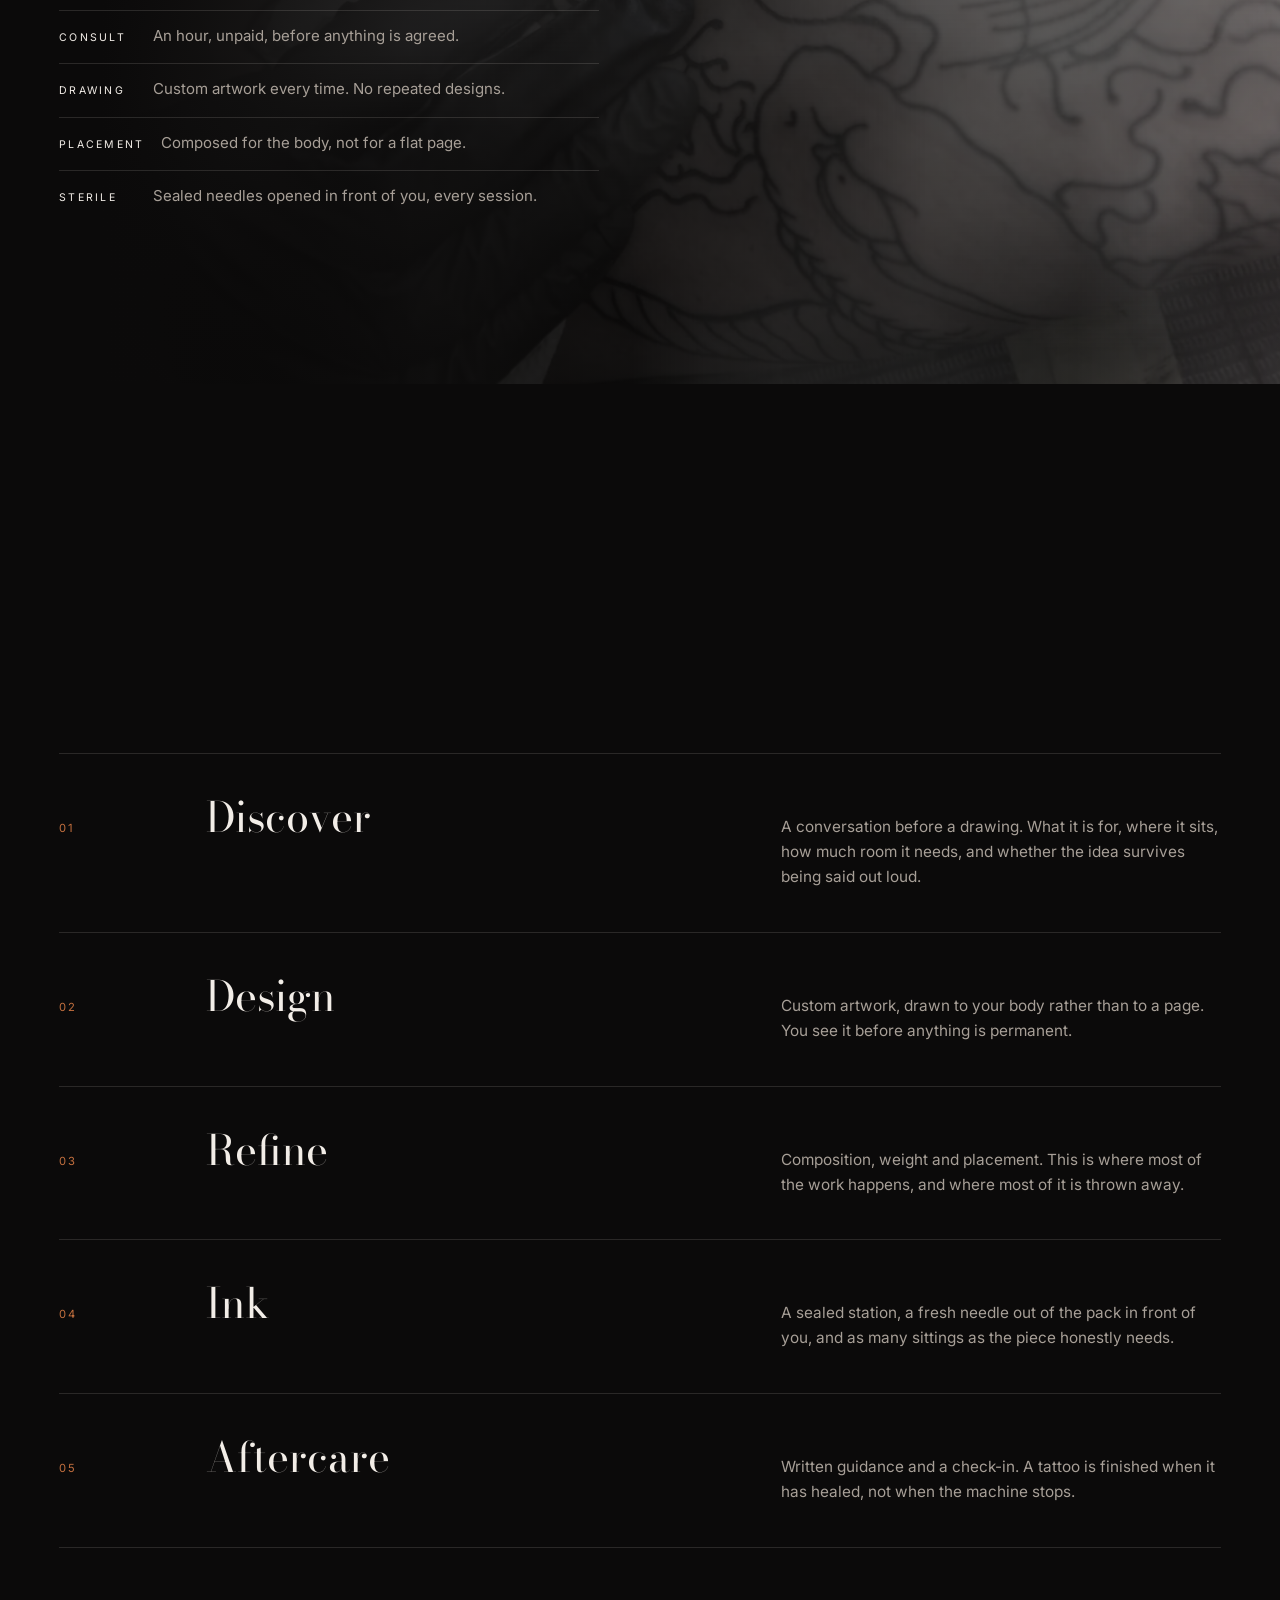
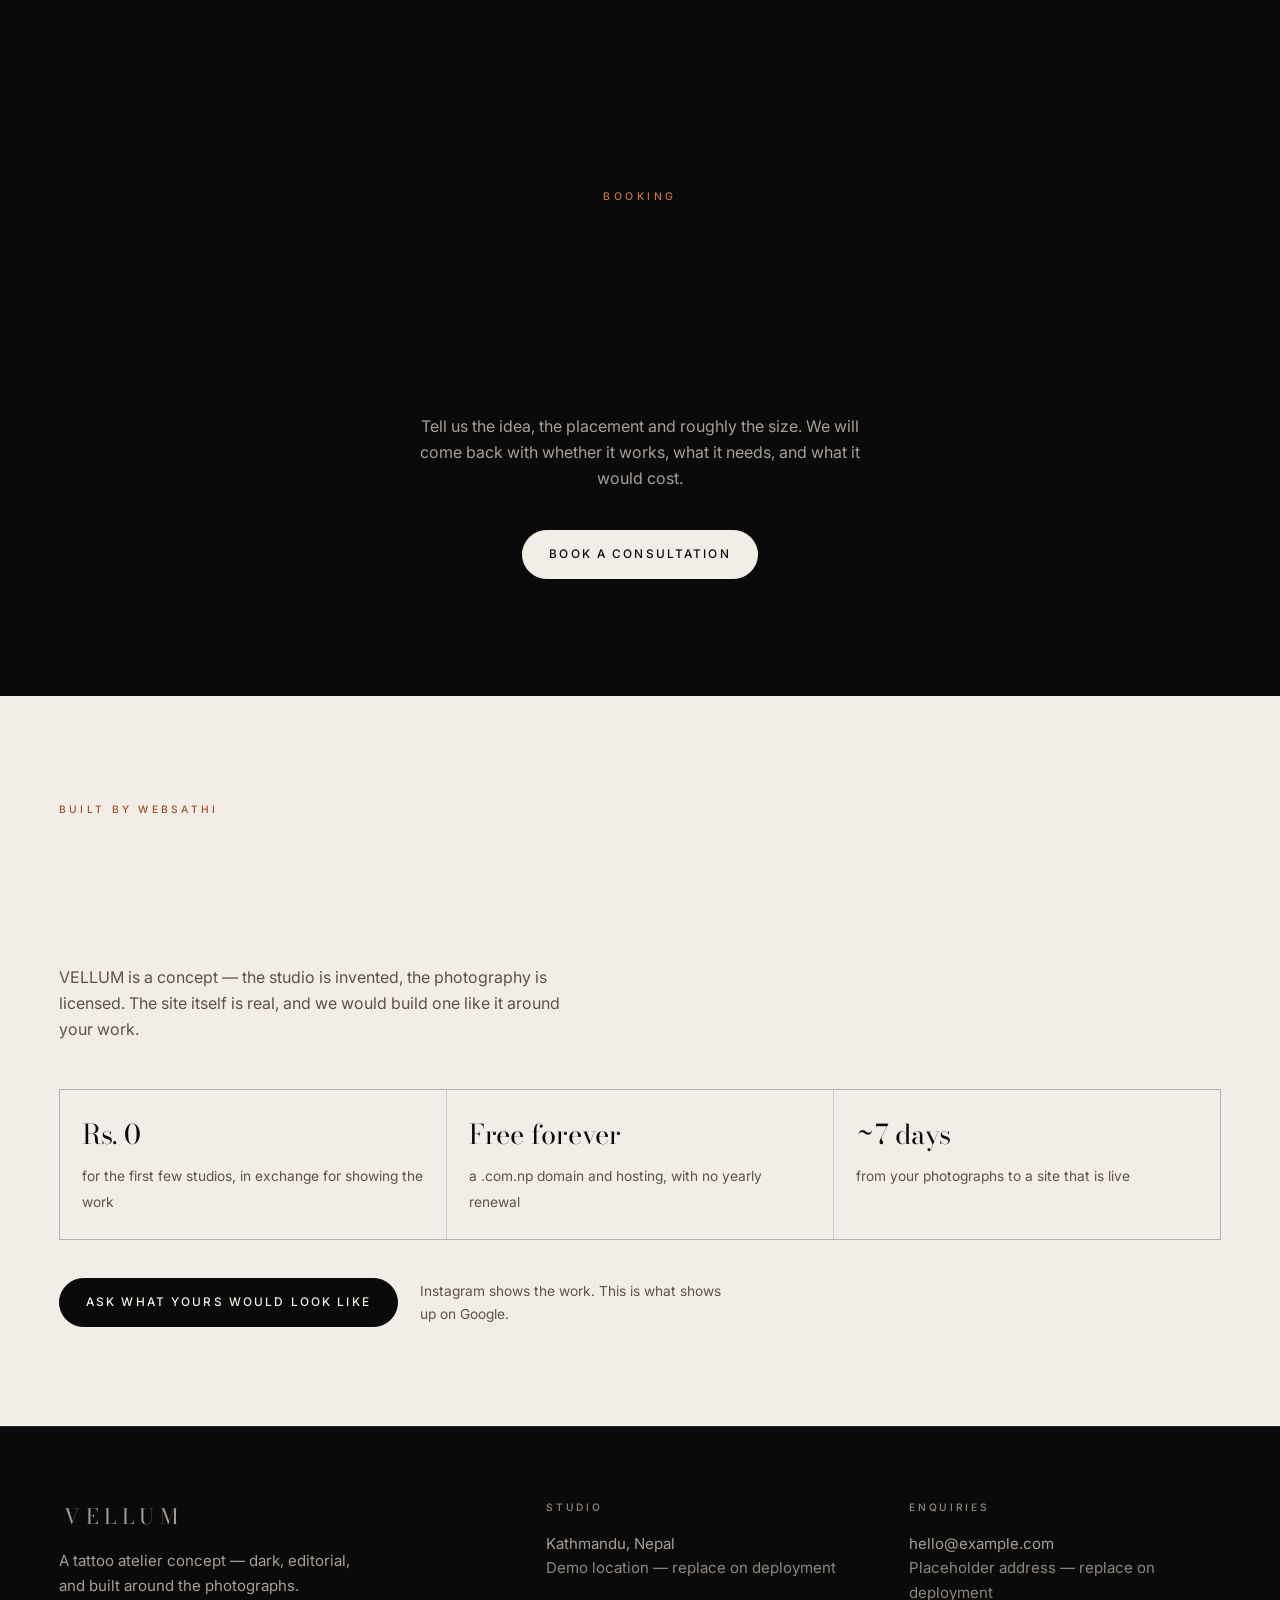
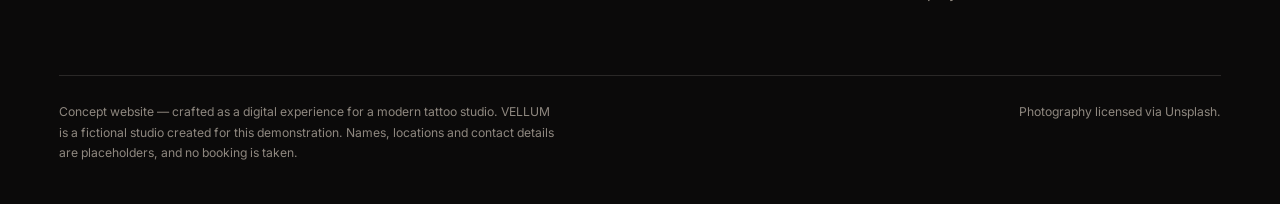
<file: tattoo/index.html>
<!DOCTYPE html>
<html lang="en" class="no-js">
<head>
<meta charset="UTF-8">
<script>document.documentElement.classList.remove('no-js');
addEventListener('load',function(){if(window.__vellumReady)return;
document.querySelectorAll('img[data-blur]').forEach(function(i){i.classList.add('on')})});</script>
<meta name="viewport" content="width=device-width, initial-scale=1.0">
<title>VELLUM — Tattoo Atelier · Website Concept</title>
<meta name="description" content="A website concept for a modern tattoo studio: custom black-and-grey, blackwork and fine line work, presented as a cinematic single-page experience. Demonstration site — not a real studio.">
<meta name="robots" content="index, follow">
<meta property="og:type" content="website">
<meta property="og:title" content="VELLUM — Tattoo Atelier · Website Concept">
<meta property="og:description" content="A concept website for a modern tattoo studio. Demonstration piece — VELLUM is not a real business.">
<meta property="og:image" content="https://utkarshsinghug22-hash.github.io/websathi-demo/tattoo/img/wings-1400.jpg">
<meta property="og:locale" content="en">
<meta name="twitter:card" content="summary_large_image">
<meta name="twitter:title" content="VELLUM — Tattoo Atelier · Website Concept">
<meta name="twitter:image" content="https://utkarshsinghug22-hash.github.io/websathi-demo/tattoo/img/wings-1400.jpg">
<meta name="theme-color" content="#0B0A0A">
<link rel="icon" href="data:image/svg+xml,<svg xmlns='http://www.w3.org/2000/svg' viewBox='0 0 32 32'><rect width='32' height='32' rx='7' fill='%230B0A0A'/><text x='16' y='23' font-size='19' font-family='Georgia,serif' fill='%23C4703F' text-anchor='middle'>V</text></svg>">
<link rel="preconnect" href="https://fonts.googleapis.com">
<link rel="preconnect" href="https://fonts.gstatic.com" crossorigin>
<link href="https://fonts.googleapis.com/css2?family=Bodoni+Moda:ital,opsz,wght@0,6..96,400;1,6..96,400&family=Inter:wght@400;500&display=swap" rel="stylesheet">
<link rel="stylesheet" href="vellum.css?v=51154ac8">
<!-- Structured data. Typed as a CreativeWork, deliberately NOT a LocalBusiness:
     VELLUM does not exist, and describing an invented studio in the one format a
     crawler takes at face value is how a demo ends up in somebody's search results
     as a real place. The demo status is stated in the markup, not only in the
     footer, because a crawler never reads the footer. -->
<script type="application/ld+json">
{
  "@context": "https://schema.org",
  "@type": "CreativeWork",
  "name": "VELLUM — Tattoo Atelier (website concept)",
  "description": "DEMONSTRATION SITE — VELLUM is not a real tattoo studio. This page is a design concept built by Websathi (https://utkarshsinghug22-hash.github.io/websathi-demo/) to show a Kathmandu tattoo studio what its own website could look like. The studio, its location and its contact details are invented placeholders, and no booking is taken.",
  "disambiguatingDescription": "DEMONSTRATION SITE — VELLUM is not a real tattoo studio. This page is a design concept built by Websathi (https://utkarshsinghug22-hash.github.io/websathi-demo/) to show a Kathmandu tattoo studio what its own website could look like. The studio, its location and its contact details are invented placeholders, and no booking is taken.",
  "url": "https://utkarshsinghug22-hash.github.io/websathi-demo/tattoo/",
  "image": "https://utkarshsinghug22-hash.github.io/websathi-demo/tattoo/img/wings-1400.jpg",
  "genre": "Website design concept",
  "about": {
    "@type": "Thing",
    "name": "Tattoo studio website design"
  },
  "creator": {
    "@type": "Organization",
    "name": "Websathi",
    "url": "https://utkarshsinghug22-hash.github.io/websathi-demo/",
    "areaServed": "Kathmandu, Nepal"
  },
  "isPartOf": {
    "@type": "WebSite",
    "name": "Websathi demo sites",
    "url": "https://utkarshsinghug22-hash.github.io/websathi-demo/"
  }
}
</script>
</head>
<body>

<div class="progress" aria-hidden="true"></div>
<div class="cur" aria-hidden="true"></div>

<header class="hdr">
  <div class="wrap">
    <a class="mark" href="#top" aria-label="VELLUM — back to top">
      <b>VELLUM</b><span>Website Concept</span>
    </a>
    <button class="burger" aria-label="Menu" aria-expanded="false" aria-controls="nav"><i></i></button>
    <nav class="nav" id="nav" aria-label="Primary">
      <a href="#work"    style="--i:0">Work</a>
      <a href="#styles"  style="--i:1">Styles</a>
      <a href="#studio"  style="--i:2">Studio</a>
      <a href="#process" style="--i:3">Process</a>
      <a href="#contact" style="--i:4">Contact</a>
      <button class="btn btn-solid" data-consult>Book a Consultation</button>
    </nav>
  </div>
</header>

<main id="top">

  <section class="hero" aria-labelledby="h1">
    <canvas id="gl" aria-hidden="true"></canvas>
    <div class="hero-still" style="background-image:url([data-uri])">
      <picture>
          <source type="image/webp" srcset="img/session-720.webp 720w, img/session-1080.webp 1080w, img/session-1600.webp 1600w" sizes="100vw">
          <img data-blur src="img/session-1080.jpg" srcset="img/session-720.jpg 720w, img/session-1080.jpg 1080w, img/session-1600.jpg 1600w" sizes="100vw"
               width="1600" height="2133" fetchpriority="high" class="" alt="Gloved hands working an ornamental blackwork sleeve under warm low light.">
        </picture>
    </div>
    <div class="wrap">
      <div class="hero-in">
        <span class="eyebrow" data-rev>Tattoo Atelier · Concept</span>
        <h1 class="display" id="h1" data-rev>Permanent <em>by design.</em></h1>
        <div class="hero-foot">
          <p class="lede" data-rev>Custom work, drawn to the body it will live on. One artist, one
            piece at a time, and nothing touched until the drawing is right.</p>
          <div class="hero-cta" data-rev>
            <button class="btn btn-solid" data-consult>Book a Consultation</button>
            <a class="btn btn-ghost" href="#work">See the Work</a>
          </div>
        </div>
        <div class="scroll-cue" aria-hidden="true"><i></i> Scroll</div>
      </div>
    </div>
  </section>

  <section class="intro">
    <div class="wrap">
      <p class="display" data-rev>Custom work. Intentional design. <span>Art made permanent.</span></p>
      <p class="lede" data-rev>A tattoo outlasts nearly every other decision you will make this year.
        It deserves more than a flash sheet and an afternoon.</p>
    </div>
  </section>

  <section id="work" aria-labelledby="work-h">
    <div class="wrap">
      <div class="head">
        <span class="eyebrow" data-rev>Selected Work</span>
        <h2 class="display" id="work-h" data-rev-line>Pieces, not products.</h2>
        <p class="lede" data-rev>Five studies in weight, contrast and placement.</p>
      </div>
      <div class="work-grid">
        <figure class="piece p-wings" data-rev data-title="Fallen" data-meta="Black &amp; Grey Realism"
                 style="background-image:url([data-uri]);background-size:cover">
          <picture>
          <source type="image/webp" srcset="img/wings-640.webp 640w, img/wings-960.webp 960w, img/wings-1400.webp 1400w" sizes="(max-width:600px) 92vw, (max-width:900px) 56vw, 40vw">
          <img data-blur src="img/wings-960.jpg" srcset="img/wings-640.jpg 640w, img/wings-960.jpg 960w, img/wings-1400.jpg 1400w" sizes="(max-width:600px) 92vw, (max-width:900px) 56vw, 40vw"
               width="1400" height="2100" loading="lazy" decoding="async" class="" alt="A large black-and-grey realism piece across a back: two folded wings enclosing a seated figure.">
        </picture>
          <figcaption><b>Fallen</b><i>Black &amp; Grey Realism</i></figcaption>
        </figure>
<figure class="piece p-eyes" data-rev data-title="Watchers" data-meta="Blackwork"
                 style="background-image:url([data-uri]);background-size:cover">
          <picture>
          <source type="image/webp" srcset="img/eyes-560.webp 560w, img/eyes-860.webp 860w, img/eyes-1200.webp 1200w" sizes="(max-width:600px) 92vw, (max-width:900px) 40vw, 32vw">
          <img data-blur src="img/eyes-860.jpg" srcset="img/eyes-560.jpg 560w, img/eyes-860.jpg 860w, img/eyes-1200.jpg 1200w" sizes="(max-width:600px) 92vw, (max-width:900px) 40vw, 32vw"
               width="1200" height="1600" loading="lazy" decoding="async" class="" alt="A forearm covered in overlapping sketched eyes with heavy lashes, worked in black ink.">
        </picture>
          <figcaption><b>Watchers</b><i>Blackwork</i></figcaption>
        </figure>
<figure class="piece p-runes" data-rev data-title="Wayfinder" data-meta="Fine Line"
                 style="background-image:url([data-uri]);background-size:cover">
          <picture>
          <source type="image/webp" srcset="img/runes-560.webp 560w, img/runes-860.webp 860w, img/runes-1200.webp 1200w" sizes="(max-width:600px) 92vw, (max-width:900px) 40vw, 24vw">
          <img data-blur src="img/runes-860.jpg" srcset="img/runes-560.jpg 560w, img/runes-860.jpg 860w, img/runes-1200.jpg 1200w" sizes="(max-width:600px) 92vw, (max-width:900px) 40vw, 24vw"
               width="1200" height="1600" loading="lazy" decoding="async" class="" alt="A calf tattoo of a Norse vegvisir compass ringed with runes above a stylised tree.">
        </picture>
          <figcaption><b>Wayfinder</b><i>Fine Line</i></figcaption>
        </figure>
<figure class="piece p-line" data-rev data-title="Outline, Session Two" data-meta="Japanese Linework"
                 style="background-image:url([data-uri]);background-size:cover">
          <picture>
          <source type="image/webp" srcset="img/linework-900.webp 900w, img/linework-1400.webp 1400w, img/linework-1900.webp 1900w" sizes="(max-width:600px) 92vw, 64vw">
          <img data-blur src="img/linework-1400.jpg" srcset="img/linework-900.jpg 900w, img/linework-1400.jpg 1400w, img/linework-1900.jpg 1900w" sizes="(max-width:600px) 92vw, 64vw"
               width="1900" height="1068" loading="lazy" decoding="async" class="" alt="Gloved hands steadying a tattoo machine while outlining a large Japanese-style piece.">
        </picture>
          <figcaption><b>Outline, Session Two</b><i>Japanese Linework</i></figcaption>
        </figure>
<figure class="piece p-sess" data-rev data-title="Ornamental, In Progress" data-meta="Blackwork"
                 style="background-image:url([data-uri]);background-size:cover">
          <picture>
          <source type="image/webp" srcset="img/session-720.webp 720w, img/session-1080.webp 1080w, img/session-1600.webp 1600w" sizes="(max-width:600px) 92vw, (max-width:900px) 56vw, 32vw">
          <img data-blur src="img/session-1080.jpg" srcset="img/session-720.jpg 720w, img/session-1080.jpg 1080w, img/session-1600.jpg 1600w" sizes="(max-width:600px) 92vw, (max-width:900px) 56vw, 32vw"
               width="1600" height="2133" loading="lazy" decoding="async" class="" alt="Gloved hands working an ornamental blackwork sleeve under warm low light.">
        </picture>
          <figcaption><b>Ornamental, In Progress</b><i>Blackwork</i></figcaption>
        </figure>
      </div>
    </div>
  </section>

  <section id="styles" aria-labelledby="styles-h">
    <div class="wrap">
      <div class="head">
        <span class="eyebrow" data-rev>Disciplines</span>
        <h2 class="display" id="styles-h" data-rev-line>Four ways of working.</h2>
        <p class="lede" data-rev>Shown through the work above rather than claimed in a list.</p>
      </div>
      <div class="styles-grid">
        <figure class="style" data-rev>
          <div class="ph" style="background-image:url([data-uri]);background-size:cover">
            <picture>
          <source type="image/webp" srcset="img/wings_sq-420.webp 420w, img/wings_sq-700.webp 700w" sizes="(max-width:480px) 92vw, (max-width:900px) 44vw, 22vw">
          <img data-blur src="img/wings_sq-700.jpg" srcset="img/wings_sq-420.jpg 420w, img/wings_sq-700.jpg 700w" sizes="(max-width:480px) 92vw, (max-width:900px) 44vw, 22vw"
               width="700" height="700" loading="lazy" decoding="async" class="" alt="A back piece in black-and-grey realism, wings enclosing a seated figure.">
        </picture>
          </div>
          <figcaption><h3>Black &amp; Grey Realism</h3><p>Depth built in shadow alone. Long sittings, and a design that has to read from across a room.</p></figcaption>
        </figure>
<figure class="style" data-rev>
          <div class="ph" style="background-image:url([data-uri]);background-size:cover">
            <picture>
          <source type="image/webp" srcset="img/eyes_sq-420.webp 420w, img/eyes_sq-700.webp 700w" sizes="(max-width:480px) 92vw, (max-width:900px) 44vw, 22vw">
          <img data-blur src="img/eyes_sq-700.jpg" srcset="img/eyes_sq-420.jpg 420w, img/eyes_sq-700.jpg 700w" sizes="(max-width:480px) 92vw, (max-width:900px) 44vw, 22vw"
               width="700" height="700" loading="lazy" decoding="async" class="" alt="Overlapping sketched eyes worked in dense black ink on a forearm.">
        </picture>
          </div>
          <figcaption><h3>Blackwork</h3><p>Solid black and dense linework. Bold at any size, and the style that ages most gracefully.</p></figcaption>
        </figure>
<figure class="style" data-rev>
          <div class="ph" style="background-image:url([data-uri]);background-size:cover">
            <picture>
          <source type="image/webp" srcset="img/runes_sq-420.webp 420w, img/runes_sq-700.webp 700w" sizes="(max-width:480px) 92vw, (max-width:900px) 44vw, 22vw">
          <img data-blur src="img/runes_sq-700.jpg" srcset="img/runes_sq-420.jpg 420w, img/runes_sq-700.jpg 700w" sizes="(max-width:480px) 92vw, (max-width:900px) 44vw, 22vw"
               width="700" height="700" loading="lazy" decoding="async" class="" alt="Fine black linework: a runic compass above a stylised tree.">
        </picture>
          </div>
          <figcaption><h3>Fine Line</h3><p>Single-needle weight. Restrained, symbolic, and placed where it can breathe.</p></figcaption>
        </figure>
<figure class="style" data-rev>
          <div class="ph" style="background-image:url([data-uri]);background-size:cover">
            <picture>
          <source type="image/webp" srcset="img/line_sq-420.webp 420w, img/line_sq-700.webp 700w" sizes="(max-width:480px) 92vw, (max-width:900px) 44vw, 22vw">
          <img data-blur src="img/line_sq-700.jpg" srcset="img/line_sq-420.jpg 420w, img/line_sq-700.jpg 700w" sizes="(max-width:480px) 92vw, (max-width:900px) 44vw, 22vw"
               width="700" height="700" loading="lazy" decoding="async" class="" alt="A large Japanese-style outline being worked on a leg.">
        </picture>
          </div>
          <figcaption><h3>Japanese Linework</h3><p>Traditional structure — flow, wind and water — laid out to follow the body.</p></figcaption>
        </figure>
      </div>
    </div>
  </section>

  <section class="craft" id="studio" aria-labelledby="craft-h">
    <div class="craft-bg" style="background-image:url([data-uri]);background-size:cover">
      <picture>
          <source type="image/webp" srcset="img/linework-900.webp 900w, img/linework-1400.webp 1400w, img/linework-1900.webp 1900w" sizes="100vw">
          <img data-blur src="img/linework-1400.jpg" srcset="img/linework-900.jpg 900w, img/linework-1400.jpg 1400w, img/linework-1900.jpg 1900w" sizes="100vw"
               width="1900" height="1068" loading="lazy" decoding="async" class="" alt="Gloved hands steadying a tattoo machine while outlining a large piece.">
        </picture>
    </div>
    <div class="wrap">
      <div class="craft-in">
        <span class="eyebrow" data-rev>The Craft</span>
        <h2 class="display" id="craft-h" data-rev-line>Every piece begins with an idea.</h2>
        <p class="lede" data-rev>Most of the work happens before the machine is switched on — in the
          conversation, the drawing, and the four versions nobody else ever sees.</p>
        <div class="craft-list" data-rev>
          <div><b>Consult</b><span>An hour, unpaid, before anything is agreed.</span></div>
          <div><b>Drawing</b><span>Custom artwork every time. No repeated designs.</span></div>
          <div><b>Placement</b><span>Composed for the body, not for a flat page.</span></div>
          <div><b>Sterile</b><span>Sealed needles opened in front of you, every session.</span></div>
        </div>
      </div>
    </div>
  </section>

  <section id="process" aria-labelledby="proc-h">
    <div class="wrap">
      <div class="head">
        <span class="eyebrow" data-rev>Process</span>
        <h2 class="display" id="proc-h" data-rev-line>Five stages, no surprises.</h2>
      </div>
      <div class="steps">
        <div class="step" data-rev>
          <div class="n">01</div><h3>Discover</h3><p>A conversation before a drawing. What it is for, where it sits, how much room it needs, and whether the idea survives being said out loud.</p>
        </div>
<div class="step" data-rev>
          <div class="n">02</div><h3>Design</h3><p>Custom artwork, drawn to your body rather than to a page. You see it before anything is permanent.</p>
        </div>
<div class="step" data-rev>
          <div class="n">03</div><h3>Refine</h3><p>Composition, weight and placement. This is where most of the work happens, and where most of it is thrown away.</p>
        </div>
<div class="step" data-rev>
          <div class="n">04</div><h3>Ink</h3><p>A sealed station, a fresh needle out of the pack in front of you, and as many sittings as the piece honestly needs.</p>
        </div>
<div class="step" data-rev>
          <div class="n">05</div><h3>Aftercare</h3><p>Written guidance and a check-in. A tattoo is finished when it has healed, not when the machine stops.</p>
        </div>
      </div>
    </div>
  </section>

  <section class="book" aria-labelledby="book-h">
    <div class="wrap">
      <span class="eyebrow" data-rev>Booking</span>
      <h2 class="display" id="book-h" data-rev-line>Ready to make it permanent?</h2>
      <p class="lede" data-rev>Tell us the idea, the placement and roughly the size. We will come back
        with whether it works, what it needs, and what it would cost.</p>
      <div data-rev><button class="btn btn-solid" data-consult>Book a Consultation</button></div>
    </div>
  </section>

  <!-- Websathi's own voice, after the concept ends. Everyone who opens this link
       was sent it because they run a studio, and the end of the scroll is where a
       fast read stops — so the offer belongs in the page, not behind a click. -->
  <section class="pitch" aria-labelledby="pitch-h">
    <div class="wrap">
      <span class="pitch-tag" data-rev>Built by Websathi</span>
      <h2 class="display" id="pitch-h" data-rev-line>Yours would take about a week.</h2>
      <p class="lede" data-rev>VELLUM is a concept — the studio is invented, the photography is
        licensed. The site itself is real, and we would build one like it around your work.</p>
      <div class="pitch-facts" data-rev>
        <div><b class="tnum">Rs. 0</b><span>for the first few studios, in exchange for showing the work</span></div>
        <div><b>Free forever</b><span>a .com.np domain and hosting, with no yearly renewal</span></div>
        <div><b>~7 days</b><span>from your photographs to a site that is live</span></div>
      </div>
      <div class="pitch-cta" data-rev>
        <a class="btn btn-solid" href="https://wa.me/9779863336100?text=Hi%20Websathi%20%E2%80%94%20I%20run%20a%20tattoo%20studio%20and%20I%20saw%20your%20VELLUM%20concept.%20What%20would%20you%20build%20for%20us%3F" target="_blank" rel="noopener">Ask what yours would look like</a>
        <span class="pitch-note">Instagram shows the work. This is what shows up on Google.</span>
      </div>
    </div>
  </section>

</main>

<footer id="contact">
  <div class="wrap">
    <div class="f-grid">
      <div>
        <a class="mark" href="#top" aria-label="VELLUM"><b>VELLUM</b></a>
        <p style="margin-top:16px;max-width:34ch">A tattoo atelier concept — dark, editorial, and built
          around the photographs.</p>
      </div>
      <div>
        <h3>Studio</h3>
        <p>Kathmandu, Nepal<br><span style="color:var(--paper-quiet)">Demo location — replace on deployment</span></p>
      </div>
      <div>
        <h3>Enquiries</h3>
        <p><a href="mailto:hello@example.com">hello@example.com</a><br>
           <span style="color:var(--paper-quiet)">Placeholder address — replace on deployment</span></p>
      </div>
    </div>
    <div class="f-note">
      <p>Concept website — crafted as a digital experience for a modern tattoo studio.
         VELLUM is a fictional studio created for this demonstration. Names, locations and contact
         details are placeholders, and no booking is taken.</p>
      <p>Photography licensed via Unsplash.</p>
    </div>
  </div>
</footer>

<dialog id="lightbox" aria-label="Selected work">
  <div class="lb">
    <button class="lb-x" aria-label="Close">
      <svg width="16" height="16" viewBox="0 0 24 24" fill="none" stroke="currentColor" stroke-width="1.5"><path d="M6 6l12 12M18 6L6 18"/></svg>
    </button>
    <button class="lb-nav lb-prev" aria-label="Previous piece">
      <svg width="18" height="18" viewBox="0 0 24 24" fill="none" stroke="currentColor" stroke-width="1.5"><path d="M15 5l-7 7 7 7"/></svg>
    </button>
    <button class="lb-nav lb-next" aria-label="Next piece">
      <svg width="18" height="18" viewBox="0 0 24 24" fill="none" stroke="currentColor" stroke-width="1.5"><path d="M9 5l7 7-7 7"/></svg>
    </button>
    <figure class="lb-fig">
      <img id="lb-img" alt="">
      <figcaption class="lb-cap"><b id="lb-title"></b><span id="lb-meta"></span></figcaption>
    </figure>
  </div>
</dialog>

<dialog id="consult" aria-labelledby="consult-h">
  <div class="mdl-wrap">
    <div class="mdl">
      <button class="mdl-x" data-close aria-label="Close">
        <svg width="15" height="15" viewBox="0 0 24 24" fill="none" stroke="currentColor" stroke-width="1.5"><path d="M6 6l12 12M18 6L6 18"/></svg>
      </button>

      <div id="consult-body">
        <span class="eyebrow">Consultation</span>
        <h2 id="consult-h">Tell us the idea.</h2>
        <p class="lede">No deposit at this stage. We reply with whether it works, what it needs and
          what it would cost.</p>
        <form novalidate>
          <div class="field">
            <label for="c-name">Your name</label>
            <input id="c-name" name="name" type="text" required autocomplete="name">
            <span class="err" data-msg="Please tell us what to call you."></span>
          </div>
          <div class="field">
            <label for="c-email">Email</label>
            <input id="c-email" name="email" type="email" required autocomplete="email"
                   placeholder="you@example.com">
            <span class="err" data-msg="A valid email, so we can reply."></span>
          </div>
          <div class="field">
            <label for="c-style">Style</label>
            <select id="c-style" name="style">
              <option>Black &amp; Grey Realism</option>
              <option>Blackwork</option>
              <option>Fine Line</option>
              <option>Japanese Linework</option>
              <option>Not sure yet</option>
            </select>
          </div>
          <div class="field">
            <label for="c-idea">The idea, the placement, roughly the size</label>
            <textarea id="c-idea" name="idea" required></textarea>
            <span class="err" data-msg="A sentence or two is plenty."></span>
          </div>
          <div class="mdl-actions">
            <button class="btn btn-solid" type="submit">Send Enquiry</button>
            <button class="btn btn-ghost" type="button" data-close>Cancel</button>
          </div>
        </form>
      </div>

      <div id="consult-done" class="done" hidden>
        <div class="tick" aria-hidden="true">
          <svg width="20" height="20" viewBox="0 0 24 24" fill="none" stroke="currentColor" stroke-width="1.5"><path d="M5 13l4 4L19 7"/></svg>
        </div>
        <h2 tabindex="-1">Demo enquiry received.</h2>
        <p class="lede" style="margin-inline:auto;text-align:center">Nothing was sent. In a real
          deployment this form would reach the studio's inbox or booking system.</p>
        <small>This is a concept website. No data left your browser and no consultation has been booked.</small>
        <div class="mdl-actions" style="justify-content:center">
          <a class="btn btn-solid" href="https://wa.me/9779863336100?text=Hi%20Websathi%20%E2%80%94%20I%20run%20a%20tattoo%20studio%20and%20I%20saw%20your%20VELLUM%20concept.%20What%20would%20you%20build%20for%20us%3F" target="_blank" rel="noopener">Get one for your studio</a>
          <button class="btn btn-ghost" data-close type="button">Close</button>
        </div>
      </div>

    </div>
  </div>
</dialog>

<script type="module" src="vellum.js?v=5338e05c"></script>
</body>
</html>
</file>
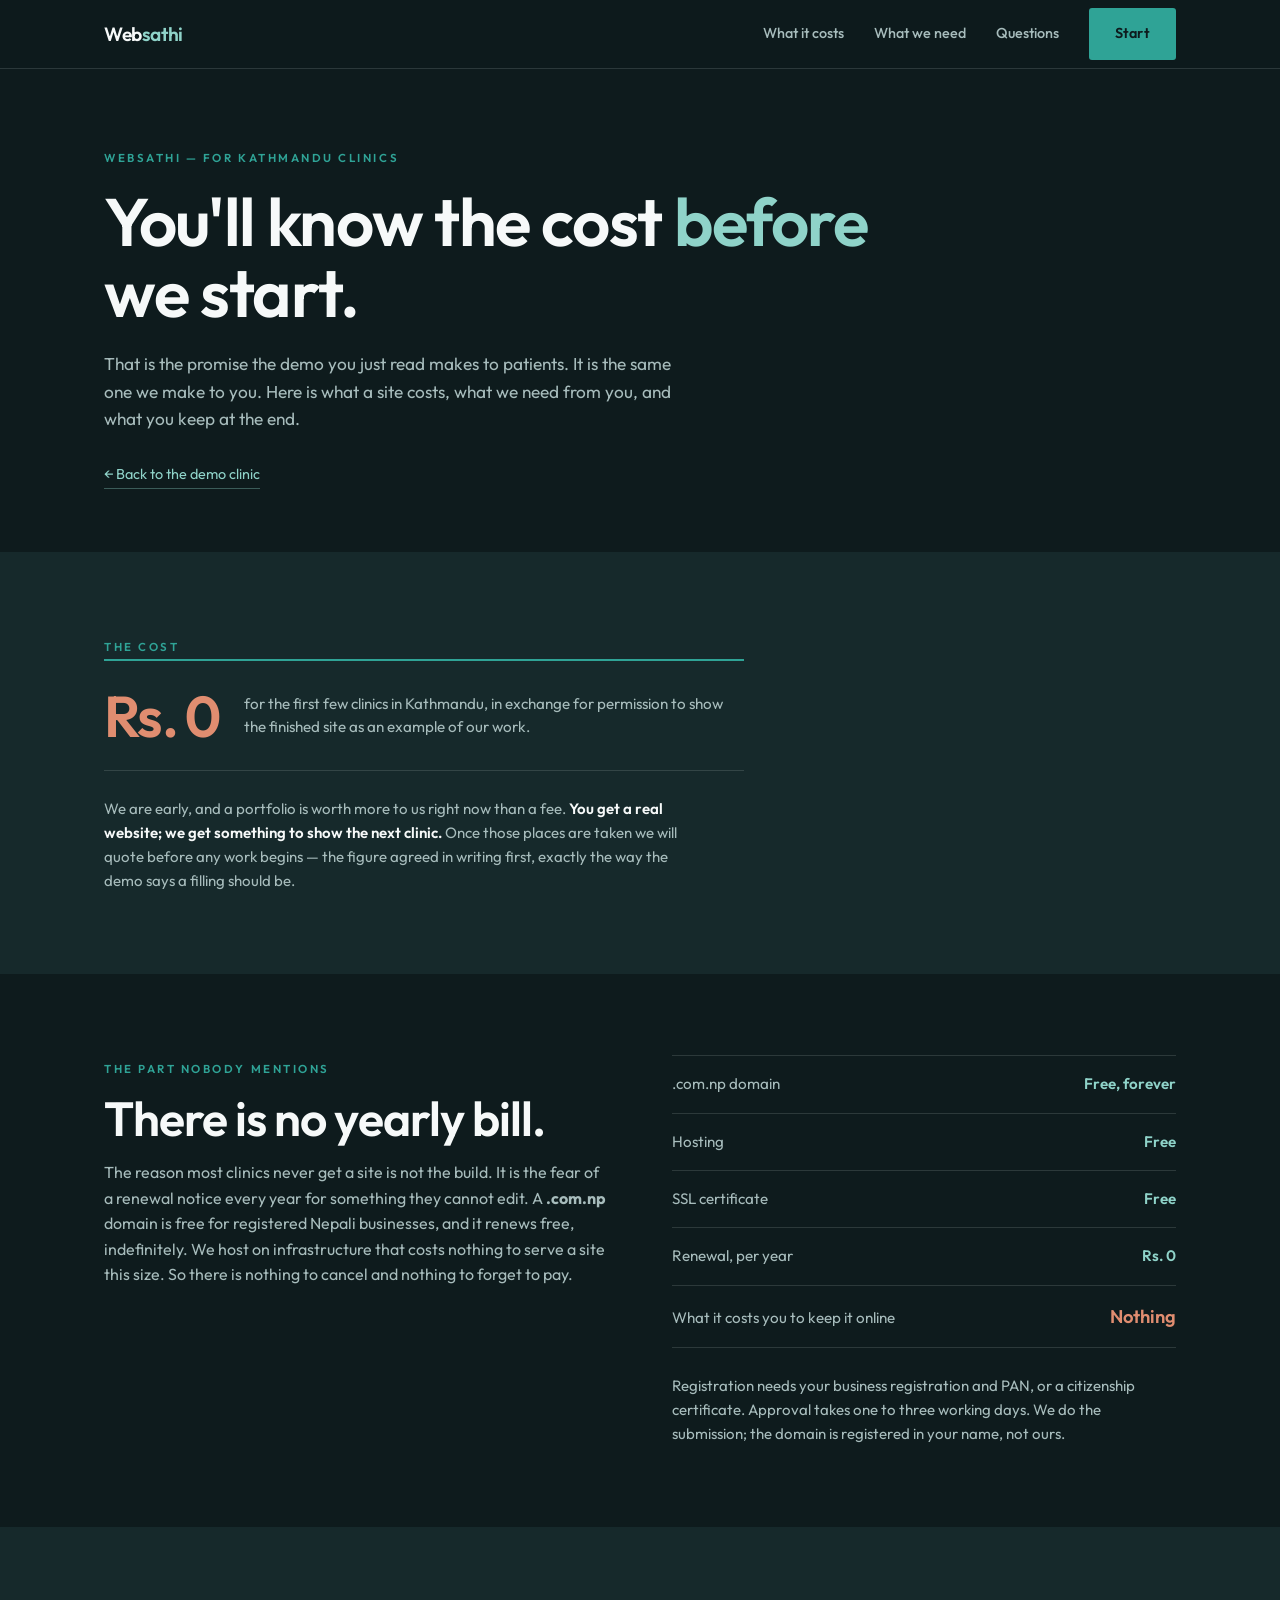
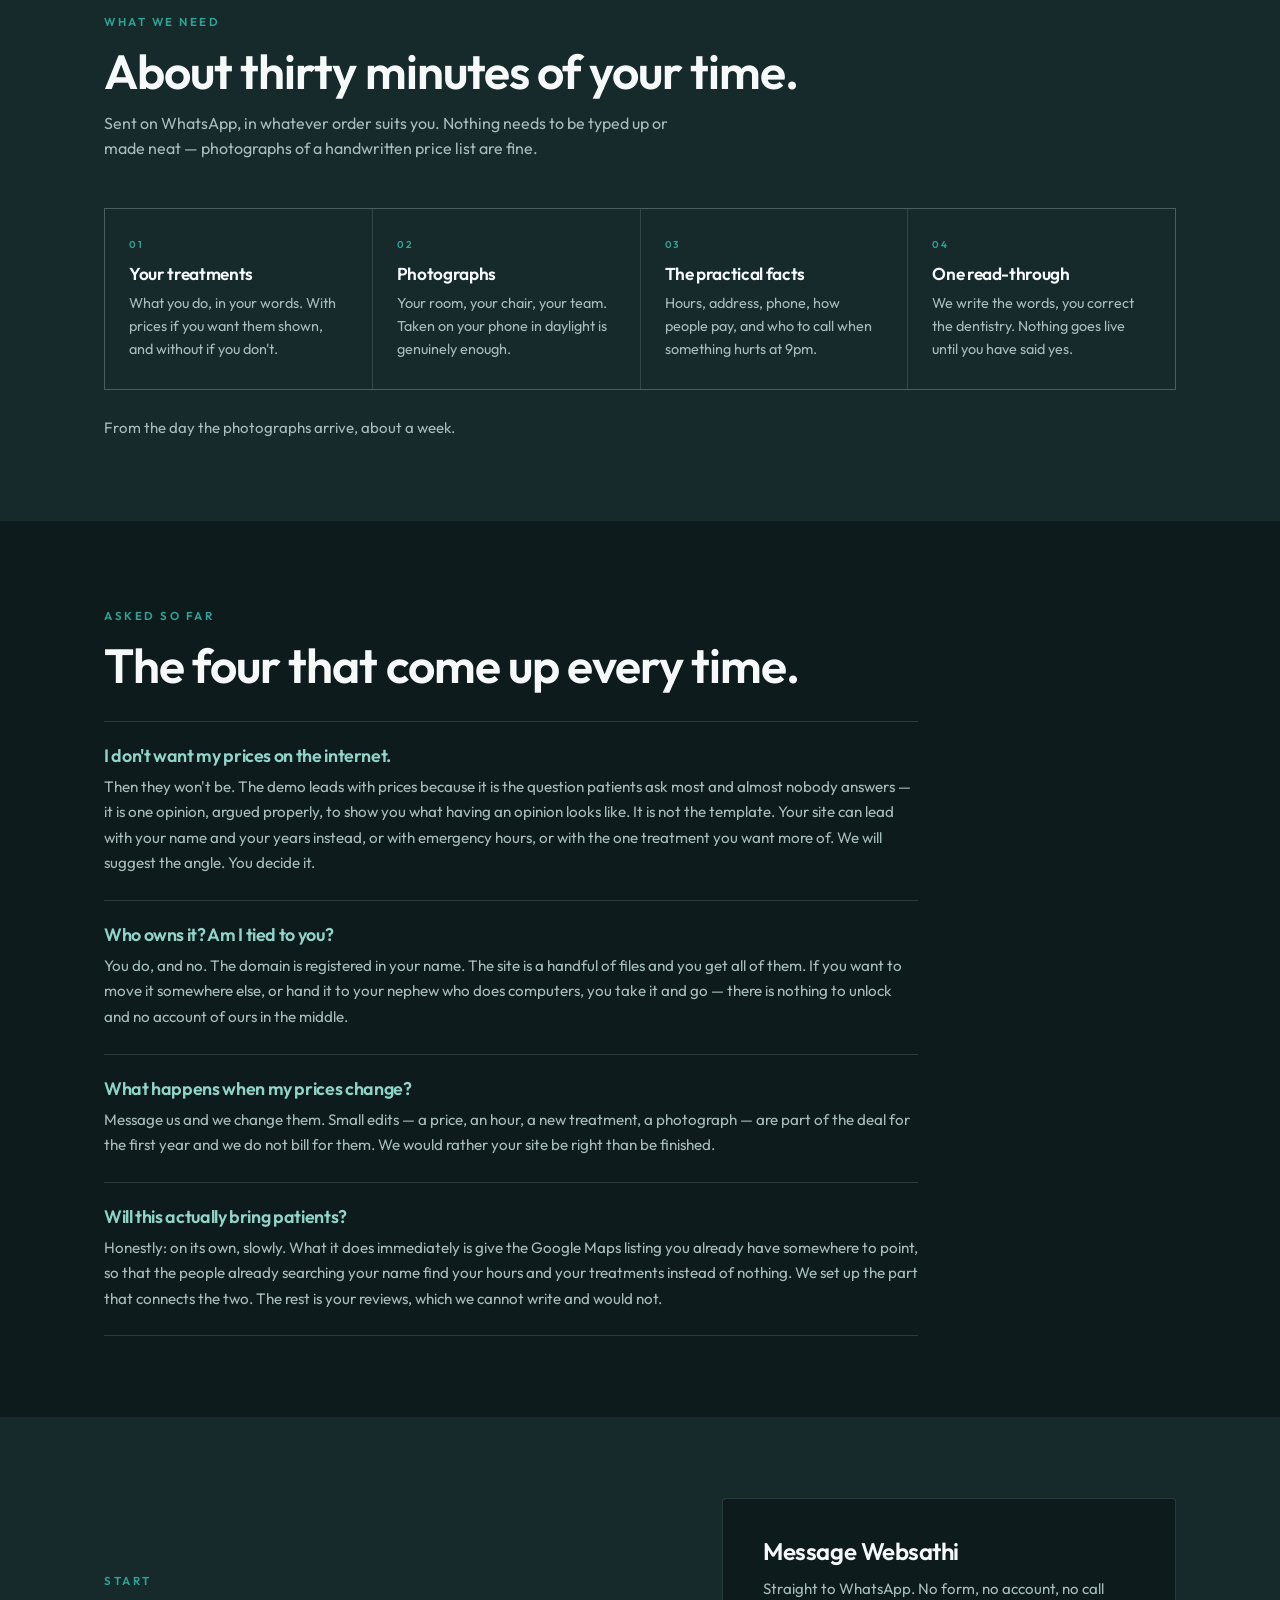
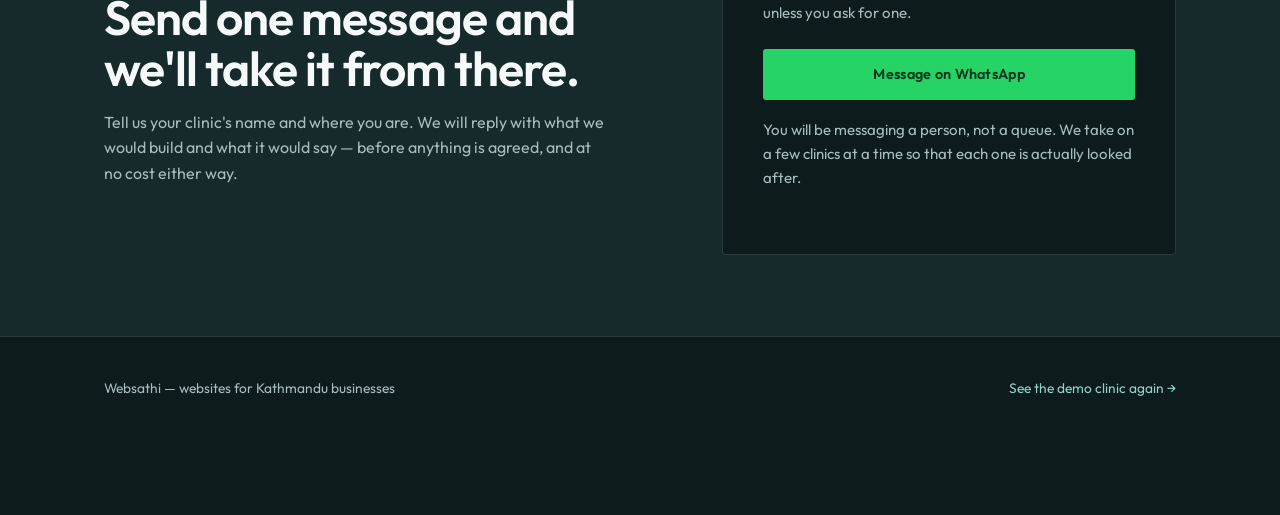
<file: dental/for-clinics/index.html>
<!DOCTYPE html>
<html lang="en" class="no-js">
<head>
<meta charset="UTF-8">
<script>/* Photographs must not depend on a script. Two ways they can:
   JS off entirely — the class below stays and the stylesheet shows them;
   or websathi.js alone fails to run, which the class cannot see, so the
   load handler reveals anything it never got round to marking. */
document.documentElement.classList.remove('no-js');
addEventListener('load',function(){if(window.__wsReady)return;
document.querySelectorAll('.ph img').forEach(function(i){i.classList.add('is-loaded')})});</script>
<meta name="viewport" content="width=device-width, initial-scale=1.0">
<title>Websathi — A website for your clinic</title>
<meta name="description" content="What a Websathi site costs, what we need from you, and why the .com.np domain is free forever. For Kathmandu dental clinics.">
<meta property="og:type" content="website">
<meta property="og:title" content="A website for your clinic — Websathi">
<meta property="og:description" content="You will know the cost before we start. The domain is free forever. About a week from your photos to a live site.">
<meta property="og:url" content="https://utkarshsinghug22-hash.github.io/websathi-demo/dental/for-clinics/">
<meta property="og:image" content="https://utkarshsinghug22-hash.github.io/websathi-demo/dental/preview.png">
<meta property="og:image:width" content="1200">
<meta property="og:image:height" content="630">
<meta property="og:locale" content="en_NP">
<meta name="twitter:card" content="summary_large_image">
<meta name="twitter:image" content="https://utkarshsinghug22-hash.github.io/websathi-demo/dental/preview.png">
<meta name="theme-color" content="#0E1B1D">
<link rel="icon" href="data:image/svg+xml,<svg xmlns='http://www.w3.org/2000/svg' viewBox='0 0 32 32'><rect width='32' height='32' rx='6' fill='%230E1B1D'/><text x='16' y='23' font-size='19' font-family='Helvetica,sans-serif' fill='%2317877F' text-anchor='middle'>W</text></svg>">
<link rel="preconnect" href="https://fonts.googleapis.com">
<link rel="preconnect" href="https://fonts.gstatic.com" crossorigin>
<link href="https://fonts.googleapis.com/css2?family=Outfit:wght@300;400;500;600;700&display=swap" rel="stylesheet">
<link rel="stylesheet" href="../../assets/websathi.css?v=b79a6d49">
<style>
  :root{
    /* The demo is cool paper because a clinic should be. This page is
       Websathi talking, not the clinic, so it inverts to the demo's own ink —
       the same move the banner at the foot of every demo makes. */
    --surface:#0E1B1D;
    --surface-warm:#16292B;
    --surface-blur:rgba(14,27,29,.9);
    --accent:#2FA396;
    --accent-soft:#8FD3C9;
    --accent-deep:#2FA396;      /* 6.0:1 on --surface */
    --accent-deepest:#2B968B;   /* 5.15:1 — hover darkens and still holds AA */
    --clay:#E08D70;             /* the demo's warm note, lifted for dark ground */
    --ink:#F6F9F9;
    --ink-soft:#A7BCBC;         /* 9.4:1 on --surface */
    --hairline:rgba(246,249,249,.13);
    --hairline-strong:rgba(246,249,249,.4);
    --banner-bg:#060F10;
    --banner-ink:#A7BCBC;
    --banner-accent:#8FD3C9;
  }
  body{background:var(--surface);color:var(--ink);font-family:'Outfit',sans-serif;}
  h1,h2,h3{font-family:'Outfit',sans-serif;font-weight:600;letter-spacing:-.02em;line-height:1.06;}
  .logo{font-weight:600;font-size:1.2rem;letter-spacing:-.02em;}
  .logo span{color:var(--accent-soft);}
  .lede{color:var(--ink-soft);}
  .tnum{font-variant-numeric:tabular-nums;font-feature-settings:"tnum" 1;}

  /* ── hero ──────────────────────────────────────────────────────────── */
  .top{padding:clamp(112px,16vh,168px) 0 clamp(48px,7vh,76px);}
  .top h1{font-size:clamp(2.3rem,5.8vw,4.2rem);max-width:19ch;margin:16px 0 22px;}
  .top h1 em{font-style:normal;color:var(--accent-soft);}
  .top .lede{font-size:1.08rem;max-width:52ch;}
  .backlink{
    display:inline-flex;align-items:center;gap:8px;margin-top:30px;
    font-size:.9rem;color:var(--accent-soft);
    border-bottom:1px solid rgba(143,211,201,.35);padding-bottom:2px;
    transition:border-color var(--dur-hover) var(--ease-out);
  }
  @media (hover:hover) and (pointer:fine){ .backlink:hover{border-bottom-color:var(--accent-soft);} }

  /* ── the price of the thing, stated the way the demo states its own ── */
  .cost{background:var(--surface-warm);padding:clamp(64px,9vh,104px) 0;}
  .cost-lead{
    display:grid;grid-template-columns:auto 1fr;gap:0 26px;align-items:center;
    padding:26px 0;border-top:2px solid var(--accent);border-bottom:1px solid var(--hairline);
    max-width:640px;
  }
  .cost-lead b{font-size:clamp(2.4rem,5.4vw,3.6rem);font-weight:600;color:var(--clay);line-height:1;letter-spacing:-.03em;}
  .cost-lead span{font-size:.95rem;color:var(--ink-soft);line-height:1.55;}
  .cost-note{margin-top:26px;font-size:.94rem;color:var(--ink-soft);max-width:58ch;}
  .cost-note b{color:var(--ink);font-weight:600;}

  /* ── the running-cost answer, which is the objection that kills these ── */
  .domain{padding:clamp(64px,9vh,104px) 0;}
  .domain-grid{display:grid;grid-template-columns:1fr 1fr;gap:clamp(30px,5vw,70px);align-items:start;}
  .domain h2{font-size:clamp(1.9rem,4.2vw,3rem);margin:12px 0 16px;}
  .free-list{border-top:1px solid var(--hairline);}
  .free{display:grid;grid-template-columns:1fr auto;gap:20px;align-items:baseline;
    padding:16px 0;border-bottom:1px solid var(--hairline);font-size:.95rem;}
  .free dt{color:var(--ink-soft);}
  .free dd{margin:0;font-weight:600;color:var(--accent-soft);white-space:nowrap;}
  .free.is-total dd{color:var(--clay);font-size:1.15rem;}

  /* ── what we need ─────────────────────────────────────────────────── */
  .need{background:var(--surface-warm);padding:clamp(64px,9vh,104px) 0;}
  .need-grid{display:grid;grid-template-columns:repeat(4,1fr);gap:1px;
    background:var(--hairline);border:1px solid var(--hairline);margin-top:clamp(30px,4vw,46px);}
  .need-cell{background:var(--surface-warm);padding:28px 24px;}
  .need-cell .n{font-size:.62rem;letter-spacing:.2em;text-transform:uppercase;color:var(--accent);font-weight:600;}
  .need-cell h3{font-size:1.08rem;margin:12px 0 9px;}
  .need-cell p{font-size:.9rem;color:var(--ink-soft);line-height:1.6;}

  /* ── objections ───────────────────────────────────────────────────── */
  .asked{padding:clamp(64px,9vh,104px) 0;}
  .qa{border-top:1px solid var(--hairline);max-width:74ch;}
  .qa > div{padding:24px 0;border-bottom:1px solid var(--hairline);}
  .qa h3{font-size:1.12rem;margin-bottom:9px;color:var(--accent-soft);}
  .qa p{font-size:.95rem;color:var(--ink-soft);line-height:1.68;}
  .qa p + p{margin-top:10px;}

  /* ── close ────────────────────────────────────────────────────────── */
  .start{background:var(--surface-warm);padding:clamp(64px,9vh,110px) 0;}
  .start-grid{display:grid;grid-template-columns:1.1fr .9fr;gap:clamp(34px,5vw,72px);align-items:center;}
  .start h2{font-size:clamp(1.9rem,4.4vw,3rem);margin-bottom:16px;}
  .start p{color:var(--ink-soft);max-width:46ch;}
  .start-card{background:var(--surface);border:1px solid var(--hairline);border-radius:4px;padding:clamp(28px,3.4vw,40px);}
  .start-card h3{font-size:1.5rem;margin-bottom:12px;}
  .start-card p{font-size:.94rem;margin-bottom:24px;}
  .start-card .btn{width:100%;justify-content:center;}
  .whoami{margin-top:18px;font-size:.82rem;color:var(--ink-soft);line-height:1.6;}

  footer{padding:40px 0 64px;border-top:1px solid var(--hairline);font-size:.86rem;color:var(--ink-soft);}
  .foot{display:flex;justify-content:space-between;gap:14px;flex-wrap:wrap;}
  footer a{color:var(--accent-soft);}

  @media(max-width:900px){
    .domain-grid,.start-grid{grid-template-columns:1fr;}
    .need-grid{grid-template-columns:1fr 1fr;}
  }
  @media(max-width:560px){
    .need-grid{grid-template-columns:1fr;}
    .cost-lead{grid-template-columns:1fr;gap:12px;}
  }
</style>
</head>
<body>

<header>
  <div class="wrap nav">
    <a class="logo" href="../">Web<span>sathi</span></a>
    <button class="nav-toggle" aria-label="Menu" aria-expanded="false" aria-controls="nav-links">
      <svg class="icon-open" viewBox="0 0 24 24" fill="none" stroke="currentColor" stroke-width="1.8" stroke-linecap="round"><path d="M3 6h18M3 12h18M3 18h18"/></svg>
      <svg class="icon-close" viewBox="0 0 24 24" fill="none" stroke="currentColor" stroke-width="1.8" stroke-linecap="round"><path d="M6 6l12 12M18 6L6 18"/></svg>
    </button>
    <nav class="nav-links" id="nav-links">
      <a href="#cost">What it costs</a>
      <a href="#need">What we need</a>
      <a href="#asked">Questions</a>
      <a href="#start" class="btn btn-solid">Start</a>
    </nav>
  </div>
</header>

<section class="top">
  <div class="wrap">
    <span class="eyebrow">Websathi — for Kathmandu clinics</span>
    <h1>You'll know the cost <em>before</em> we start.</h1>
    <p class="lede">That is the promise the demo you just read makes to patients. It is
      the same one we make to you. Here is what a site costs, what we need from you,
      and what you keep at the end.</p>
    <a class="backlink" href="../">← Back to the demo clinic</a>
  </div>
</section>

<section class="cost" id="cost">
  <div class="wrap">
    <span class="eyebrow">The cost</span>
    <div class="cost-lead" data-reveal>
      <b class="tnum">Rs. 0</b>
      <span>for the first few clinics in Kathmandu, in exchange for permission to show
        the finished site as an example of our work.</span>
    </div>
    <p class="cost-note" data-reveal>We are early, and a portfolio is worth more to us right now
      than a fee. <b>You get a real website; we get something to show the next clinic.</b>
      Once those places are taken we will quote before any work begins — the figure agreed
      in writing first, exactly the way the demo says a filling should be.</p>
  </div>
</section>

<section class="domain">
  <div class="wrap domain-grid">
    <div data-reveal>
      <span class="eyebrow">The part nobody mentions</span>
      <h2>There is no yearly bill.</h2>
      <p class="lede">The reason most clinics never get a site is not the build. It is the
        fear of a renewal notice every year for something they cannot edit. A
        <strong>.com.np</strong> domain is free for registered Nepali businesses, and it renews
        free, indefinitely. We host on infrastructure that costs nothing to serve a site
        this size. So there is nothing to cancel and nothing to forget to pay.</p>
    </div>
    <div data-reveal>
      <dl class="free-list">
        <div class="free"><dt>.com.np domain</dt><dd>Free, forever</dd></div>
        <div class="free"><dt>Hosting</dt><dd>Free</dd></div>
        <div class="free"><dt>SSL certificate</dt><dd>Free</dd></div>
        <div class="free"><dt>Renewal, per year</dt><dd>Rs. 0</dd></div>
        <div class="free is-total"><dt>What it costs you to keep it online</dt><dd>Nothing</dd></div>
      </dl>
      <p class="cost-note">Registration needs your business registration and PAN, or a
        citizenship certificate. Approval takes one to three working days. We do the
        submission; the domain is registered in your name, not ours.</p>
    </div>
  </div>
</section>

<section class="need" id="need">
  <div class="wrap">
    <span class="eyebrow">What we need</span>
    <h2 style="font-size:clamp(1.9rem,4.2vw,3rem);margin:12px 0 14px;">About thirty minutes of your time.</h2>
    <p class="lede" style="max-width:54ch;">Sent on WhatsApp, in whatever order suits you. Nothing
      needs to be typed up or made neat — photographs of a handwritten price list are fine.</p>
    <div class="need-grid">
      <div class="need-cell" data-reveal>
        <div class="n">01</div>
        <h3>Your treatments</h3>
        <p>What you do, in your words. With prices if you want them shown, and without if you don't.</p>
      </div>
      <div class="need-cell" data-reveal>
        <div class="n">02</div>
        <h3>Photographs</h3>
        <p>Your room, your chair, your team. Taken on your phone in daylight is genuinely enough.</p>
      </div>
      <div class="need-cell" data-reveal>
        <div class="n">03</div>
        <h3>The practical facts</h3>
        <p>Hours, address, phone, how people pay, and who to call when something hurts at 9pm.</p>
      </div>
      <div class="need-cell" data-reveal>
        <div class="n">04</div>
        <h3>One read-through</h3>
        <p>We write the words, you correct the dentistry. Nothing goes live until you have said yes.</p>
      </div>
    </div>
    <p class="cost-note" data-reveal>From the day the photographs arrive, about a week.</p>
  </div>
</section>

<section class="asked" id="asked">
  <div class="wrap">
    <span class="eyebrow">Asked so far</span>
    <h2 style="font-size:clamp(1.9rem,4.2vw,3rem);margin:12px 0 30px;">The four that come up every time.</h2>
    <div class="qa">
      <div data-reveal>
        <h3>I don't want my prices on the internet.</h3>
        <p>Then they won't be. The demo leads with prices because it is the question
          patients ask most and almost nobody answers — it is one opinion, argued
          properly, to show you what having an opinion looks like. It is not the
          template. Your site can lead with your name and your years instead, or with
          emergency hours, or with the one treatment you want more of. We will suggest
          the angle. You decide it.</p>
      </div>
      <div data-reveal>
        <h3>Who owns it? Am I tied to you?</h3>
        <p>You do, and no. The domain is registered in your name. The site is a handful
          of files and you get all of them. If you want to move it somewhere else, or
          hand it to your nephew who does computers, you take it and go — there is
          nothing to unlock and no account of ours in the middle.</p>
      </div>
      <div data-reveal>
        <h3>What happens when my prices change?</h3>
        <p>Message us and we change them. Small edits — a price, an hour, a new
          treatment, a photograph — are part of the deal for the first year and we do
          not bill for them. We would rather your site be right than be finished.</p>
      </div>
      <div data-reveal>
        <h3>Will this actually bring patients?</h3>
        <p>Honestly: on its own, slowly. What it does immediately is give the Google
          Maps listing you already have somewhere to point, so that the people already
          searching your name find your hours and your treatments instead of nothing.
          We set up the part that connects the two. The rest is your reviews, which we
          cannot write and would not.</p>
      </div>
    </div>
  </div>
</section>

<section class="start" id="start">
  <div class="wrap start-grid">
    <div data-reveal>
      <span class="eyebrow">Start</span>
      <h2>Send one message and we'll take it from there.</h2>
      <p>Tell us your clinic's name and where you are. We will reply with what we would
        build and what it would say — before anything is agreed, and at no cost either way.</p>
    </div>
    <div class="start-card" data-reveal>
      <h3>Message Websathi</h3>
      <p>Straight to WhatsApp. No form, no account, no call unless you ask for one.</p>
      <a class="btn btn-wa" target="_blank" rel="noopener"
         href="https://wa.me/9779863336100?text=Namaste%20Websathi%20%E2%80%94%20I%20run%20a%20dental%20clinic%20in%20Kathmandu%20and%20I%20saw%20the%20demo%20site.%20I%27d%20like%20to%20know%20what%20you%27d%20build%20for%20us.">Message on WhatsApp</a>
      <p class="whoami">You will be messaging a person, not a queue. We take on a few
        clinics at a time so that each one is actually looked after.</p>
    </div>
  </div>
</section>

<footer>
  <div class="wrap foot">
    <div>Websathi — websites for Kathmandu businesses</div>
    <div><a href="../">See the demo clinic again →</a></div>
  </div>
</footer>

<script src="../../assets/websathi.js?v=8cb24769" defer></script>
</body>
</html>
</file>
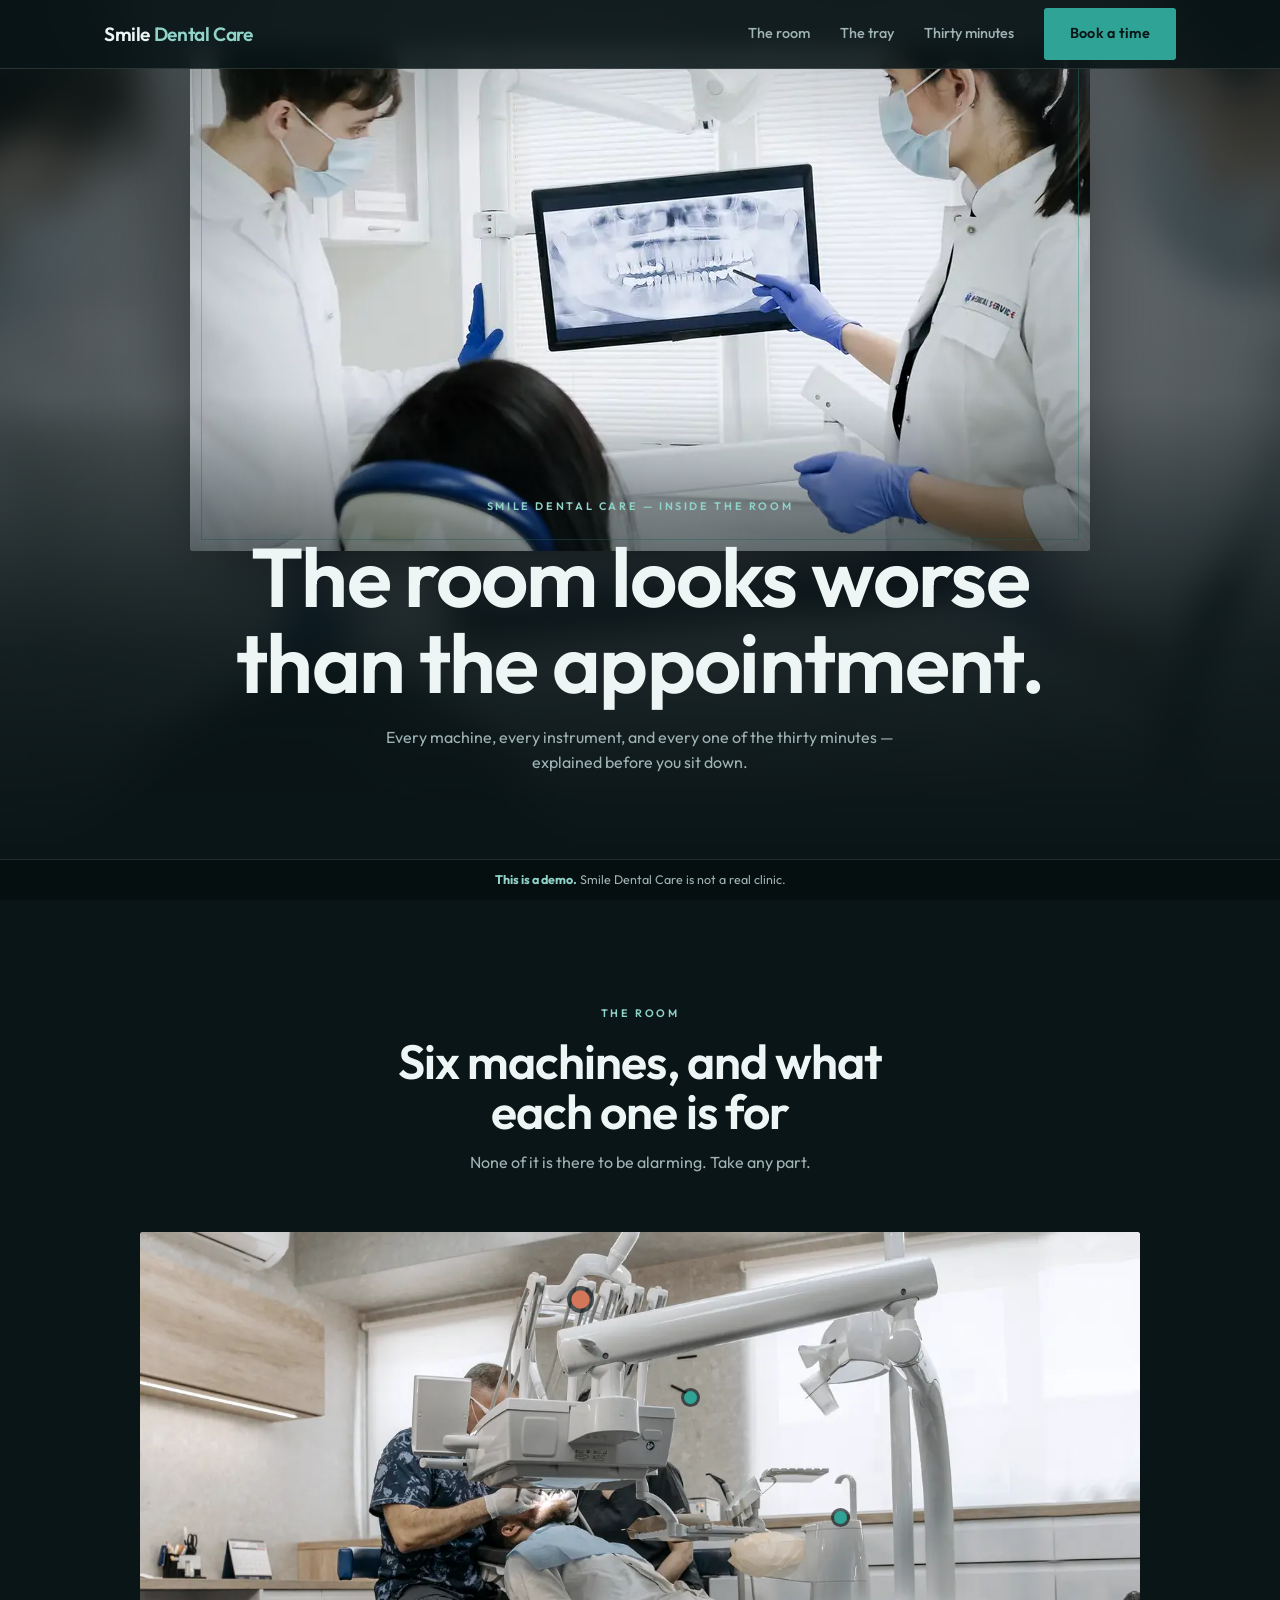
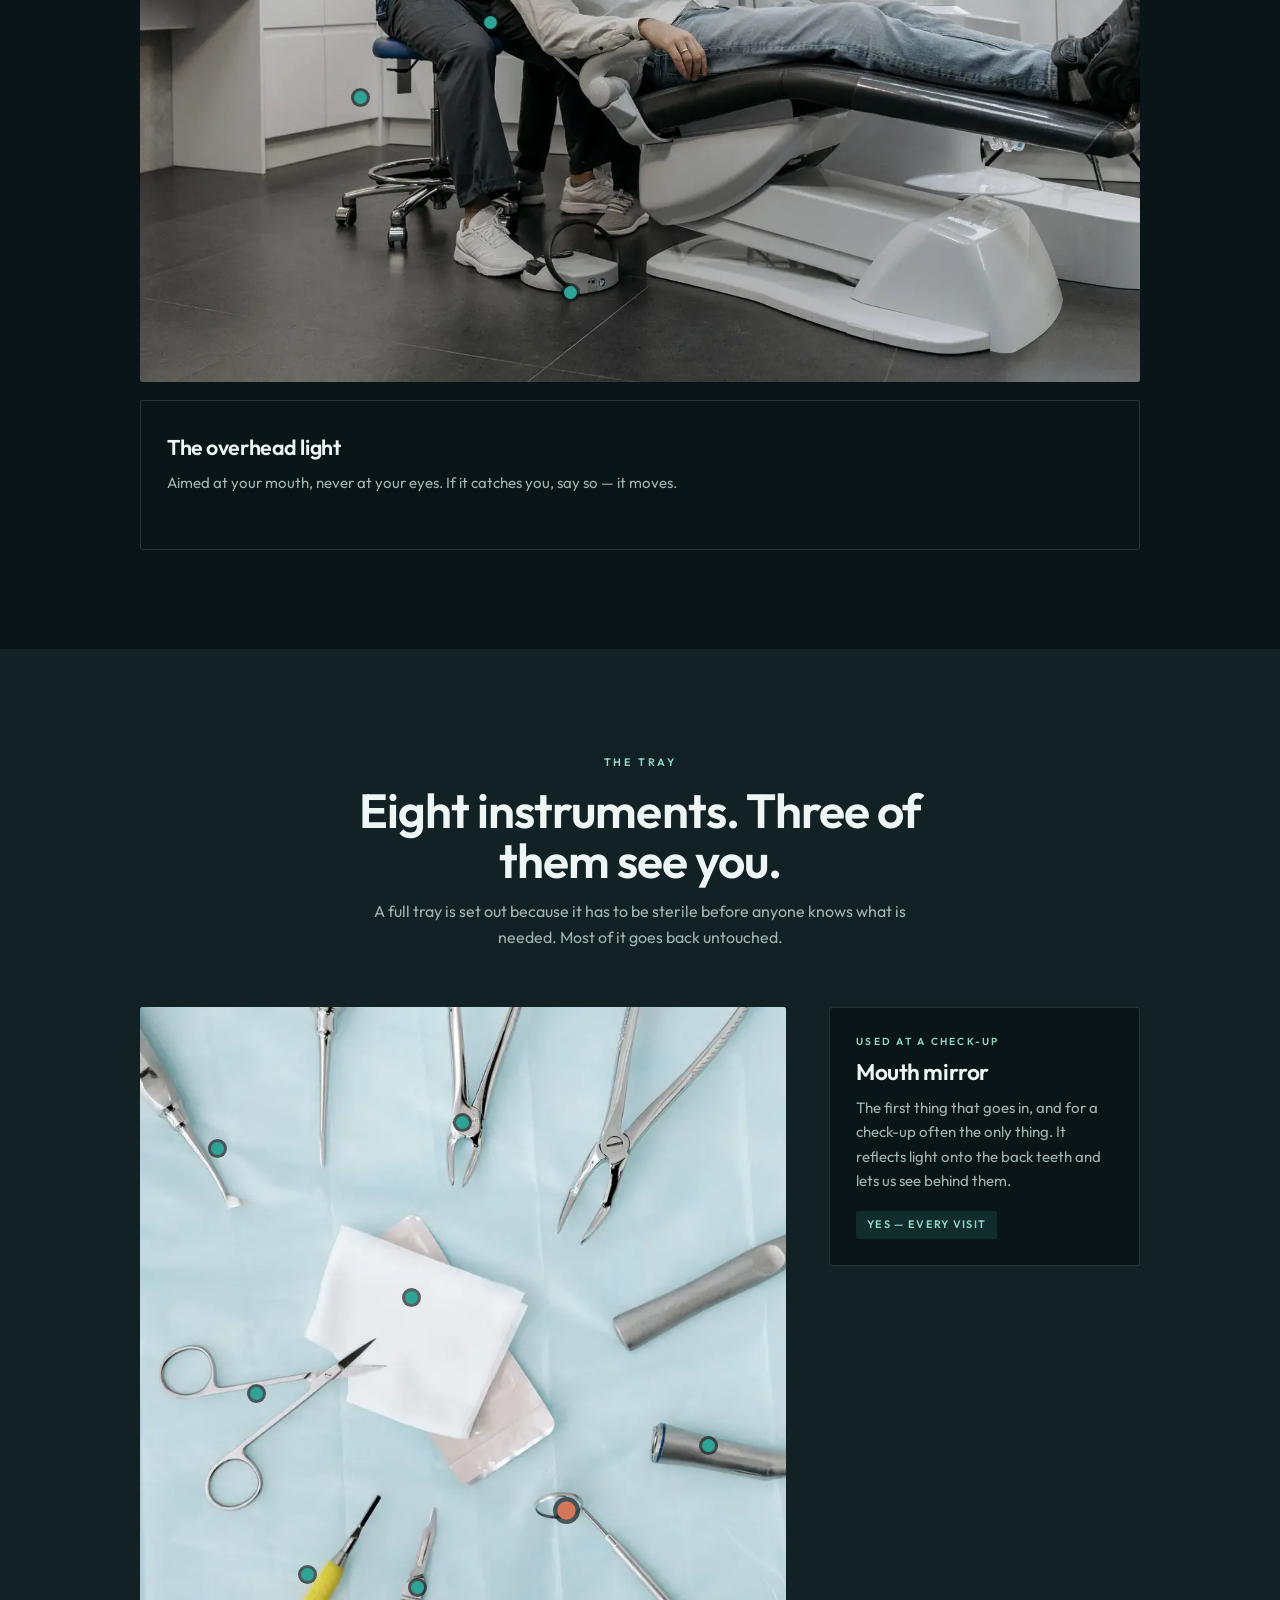
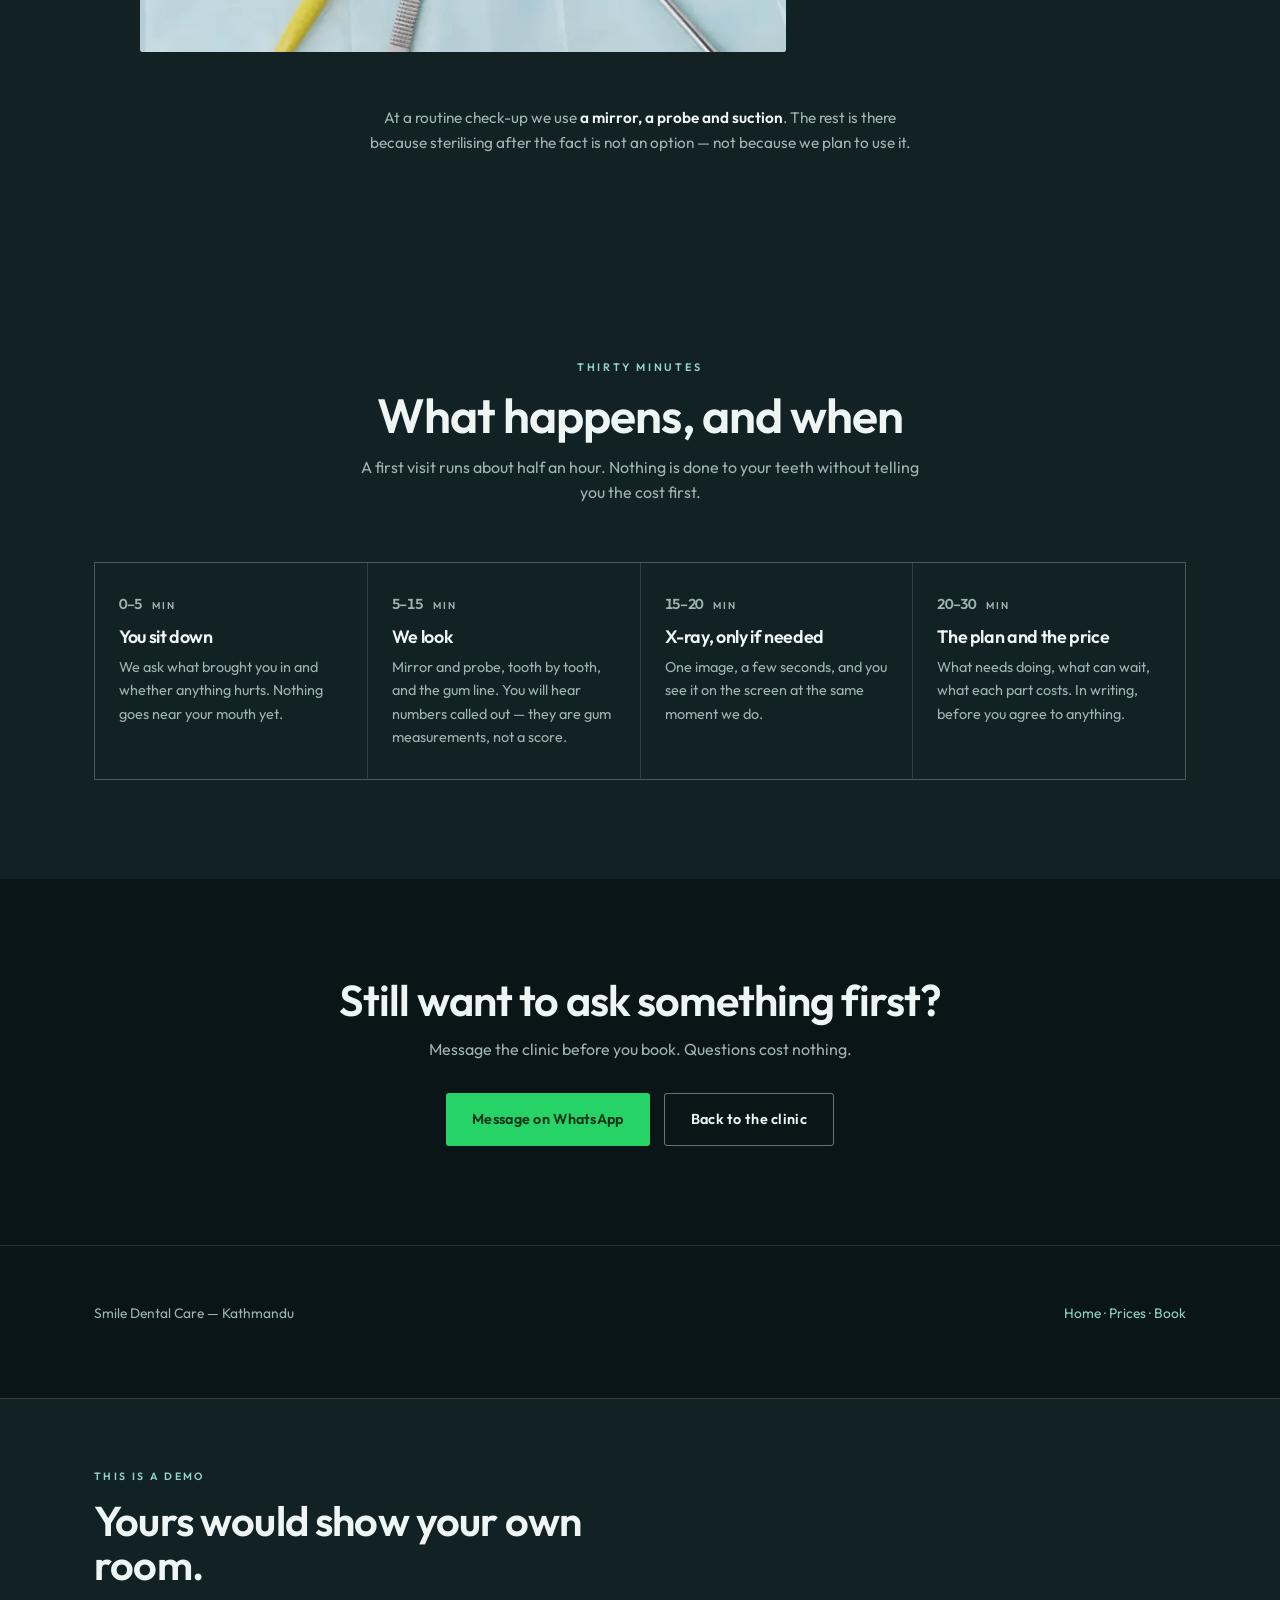
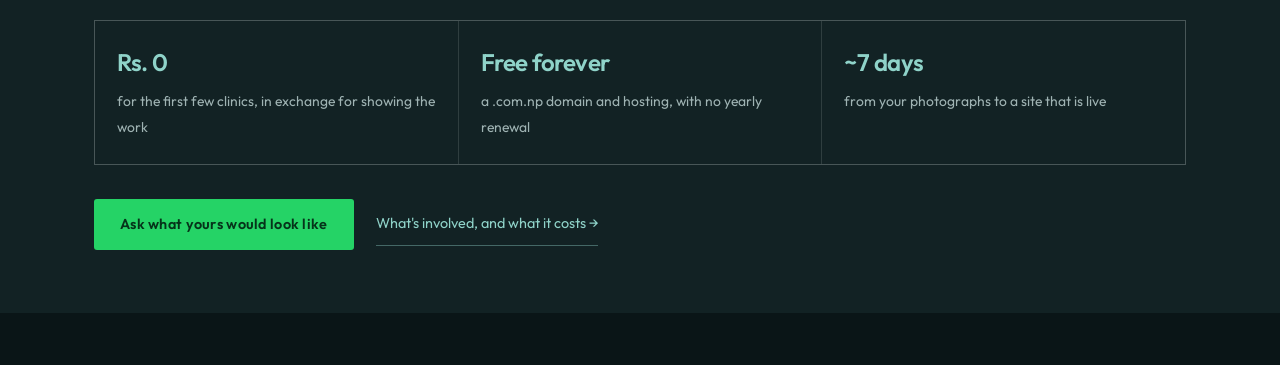
<file: dental/inside/index.html>
<!DOCTYPE html>
<html lang="en" class="no-js">
<head>
<meta charset="UTF-8">
<script>/* Photographs must not depend on a script. Two ways they can:
   JS off entirely — the class below stays and the stylesheet shows them;
   or websathi.js alone fails to run, which the class cannot see, so the
   load handler reveals anything it never got round to marking. */
document.documentElement.classList.remove('no-js');
addEventListener('load',function(){if(window.__wsReady)return;
document.querySelectorAll('.ph img').forEach(function(i){i.classList.add('is-loaded')})});</script>
<meta name="viewport" content="width=device-width, initial-scale=1.0">
<title>Websathi — Inside the Room</title>
<meta name="description" content="A dental room and tray, part by part: what every piece of equipment does, which instruments a check-up actually uses, and what happens in each of the thirty minutes.">
<meta property="og:type" content="website">
<meta property="og:title" content="Inside the Room">
<meta property="og:description" content="What every piece of equipment does, and which instruments a check-up actually uses.">
<meta property="og:url" content="https://utkarshsinghug22-hash.github.io/websathi-demo/dental/inside/">
<meta property="og:image" content="https://utkarshsinghug22-hash.github.io/websathi-demo/dental/preview.png">
<meta property="og:image:width" content="1200"><meta property="og:image:height" content="630">
<meta name="twitter:card" content="summary_large_image">
<meta name="twitter:image" content="https://utkarshsinghug22-hash.github.io/websathi-demo/dental/preview.png">
<meta name="theme-color" content="#0A1517">
<link rel="icon" href="data:image/svg+xml,<svg xmlns='http://www.w3.org/2000/svg' viewBox='0 0 32 32'><rect width='32' height='32' rx='6' fill='%230A1517'/><text x='16' y='23' font-size='18' font-family='Helvetica,sans-serif' fill='%232FA396' text-anchor='middle'>S</text></svg>">
<link rel="preconnect" href="https://fonts.googleapis.com">
<link rel="preconnect" href="https://fonts.gstatic.com" crossorigin>
<link href="https://fonts.googleapis.com/css2?family=Outfit:wght@300;400;500;600;700&display=swap" rel="stylesheet">
<link rel="stylesheet" href="../../assets/websathi.css?v=b79a6d49">
<link rel="stylesheet" href="inside.css?v=914f352f">
</head>
<body>

<header>
  <div class="wrap nav">
    <a class="logo" href="../">Smile <span>Dental Care</span></a>
    <button class="nav-toggle" aria-label="Menu" aria-expanded="false" aria-controls="nav-links">
      <svg class="icon-open" viewBox="0 0 24 24" fill="none" stroke="currentColor" stroke-width="1.8" stroke-linecap="round"><path d="M3 6h18M3 12h18M3 18h18"/></svg>
      <svg class="icon-close" viewBox="0 0 24 24" fill="none" stroke="currentColor" stroke-width="1.8" stroke-linecap="round"><path d="M6 6l12 12M18 6L6 18"/></svg>
    </button>
    <nav class="nav-links" id="nav-links">
      <a href="#room">The room</a>
      <a href="#tray">The tray</a>
      <a href="#minutes">Thirty minutes</a>
      <a href="../#book" class="btn btn-solid">Book a time</a>
    </nav>
  </div>
</header>

<section class="depth">
  <div class="plane plane-back ph" aria-hidden="true" style="background-image:url([data-uri])">
    <picture><source type="image/webp" srcset="../img/dc-wide-900.webp 900w, ../img/dc-wide-1400.webp 1400w, ../img/dc-wide-1800.webp 1800w" sizes="100vw">
      <img src="../img/dc-wide-1400.jpg" srcset="../img/dc-wide-900.jpg 900w, ../img/dc-wide-1400.jpg 1400w, ../img/dc-wide-1800.jpg 1800w" sizes="100vw"
           width="1800" height="1013" alt=""></picture>
  </div>
  <div class="plane plane-mid">
    <div class="frame ph" style="background-image:url([data-uri])">
      <picture><source type="image/webp" srcset="../img/dc-xray-420.webp 420w, ../img/dc-xray-640.webp 640w, ../img/dc-xray-900.webp 900w" sizes="(max-width:860px) 92vw, 900px">
        <img src="../img/dc-xray-640.jpg" srcset="../img/dc-xray-420.jpg 420w, ../img/dc-xray-640.jpg 640w, ../img/dc-xray-900.jpg 900w" sizes="(max-width:860px) 92vw, 900px"
             width="900" height="506" alt="Two dentists reviewing a panoramic X-ray on a monitor."></picture>
    </div>
  </div>
  <div class="depth-copy">
    <span class="in-eyebrow">Smile Dental Care — inside the room</span>
    <h1>The room looks worse than the appointment.</h1>
    <p>Every machine, every instrument, and every one of the thirty minutes — explained before you sit down.</p>
    <p class="scroll-hint" id="scroll-hint">Scroll</p>
  </div>
</section>

<section class="probe-sec" id="room">
  <div class="in-wrap">
    <div class="sec-head" data-reveal>
      <span class="in-eyebrow">The room</span>
      <h2>Six machines, and what each one is for</h2>
      <p>None of it is there to be alarming. Take any part.</p>
    </div>
    <div class="wide-stage-wrap">
      <div class="wide-stage ph" style="background-image:url([data-uri])">
        <picture><source type="image/webp" srcset="../img/dc-room-560.webp 560w, ../img/dc-room-900.webp 900w, ../img/dc-room-1400.webp 1400w" sizes="(max-width:1100px) 92vw, 1000px">
          <img src="../img/dc-room-900.jpg" srcset="../img/dc-room-560.jpg 560w, ../img/dc-room-900.jpg 900w, ../img/dc-room-1400.jpg 1400w" sizes="(max-width:1100px) 92vw, 1000px"
               width="1400" height="1050" loading="lazy" decoding="async"
               alt="A dental treatment room: chair, overhead light, delivery unit, stool and foot pedal."></picture>
          <button class="pin" type="button" data-part="light" aria-controls="part-readout"
                  style="left:44%;top:9%" aria-label="The overhead light"></button>
          <button class="pin" type="button" data-part="unit" aria-controls="part-readout"
                  style="left:55%;top:22%" aria-label="The delivery unit"></button>
          <button class="pin" type="button" data-part="chair" aria-controls="part-readout"
                  style="left:35%;top:52%" aria-label="The chair"></button>
          <button class="pin" type="button" data-part="suction" aria-controls="part-readout"
                  style="left:70%;top:38%" aria-label="Suction and water"></button>
          <button class="pin" type="button" data-part="stool" aria-controls="part-readout"
                  style="left:22%;top:62%" aria-label="The stool"></button>
          <button class="pin" type="button" data-part="pedal" aria-controls="part-readout"
                  style="left:43%;top:88%" aria-label="The foot pedal"></button>
      </div>
      <div class="readout readout-wide" id="part-readout" aria-live="polite">
          <div class="readout-item is-on" data-part="light">
            <h3>The overhead light</h3><p>Aimed at your mouth, never at your eyes. If it catches you, say so — it moves.</p>
          </div>
          <div class="readout-item" data-part="unit">
            <h3>The delivery unit</h3><p>Every instrument hangs within the dentist's reach, so nobody walks away mid-treatment.</p>
          </div>
          <div class="readout-item" data-part="chair">
            <h3>The chair</h3><p>Reclines slowly, and stops wherever you are comfortable. You can ask it to sit you up at any point.</p>
          </div>
          <div class="readout-item" data-part="suction">
            <h3>Suction and water</h3><p>The two hoses that make the noise. Water rinses, suction clears — neither touches a nerve.</p>
          </div>
          <div class="readout-item" data-part="stool">
            <h3>The stool</h3><p>Rolls, so the dentist moves instead of leaning over you.</p>
          </div>
          <div class="readout-item" data-part="pedal">
            <h3>The foot pedal</h3><p>Controls the drill and the chair by foot, which is why gloved hands never leave your mouth to reach for a switch.</p>
          </div>
      </div>
    </div>
  </div>
</section>

<section class="tray" id="tray">
  <div class="in-wrap">
    <div class="sec-head" data-reveal>
      <span class="in-eyebrow">The tray</span>
      <h2>Eight instruments. Three of them see you.</h2>
      <p>A full tray is set out because it has to be sterile before anyone knows what is needed. Most of it goes back untouched.</p>
    </div>
    <div class="tray-grid">
      <div class="tray-stage ph" style="background-image:url([data-uri])">
        <picture><source type="image/webp" srcset="../img/dc-tray-520.webp 520w, ../img/dc-tray-820.webp 820w, ../img/dc-tray-1200.webp 1200w" sizes="(max-width:860px) 92vw, 620px">
          <img src="../img/dc-tray-820.jpg" srcset="../img/dc-tray-520.jpg 520w, ../img/dc-tray-820.jpg 820w, ../img/dc-tray-1200.jpg 1200w" sizes="(max-width:860px) 92vw, 620px"
               width="1200" height="1200" loading="lazy" decoding="async"
               alt="A sterile dental tray with forceps, elevators, scissors, a mirror, a probe, a scalpel handle and gauze."></picture>
          <button class="pin" type="button" data-tool="mirror" aria-controls="tool-readout"
                  style="left:66%;top:78%" aria-label="Mouth mirror"></button>
          <button class="pin" type="button" data-tool="probe" aria-controls="tool-readout"
                  style="left:26%;top:88%" aria-label="Dental probe"></button>
          <button class="pin" type="button" data-tool="gauze" aria-controls="tool-readout"
                  style="left:42%;top:45%" aria-label="Gauze"></button>
          <button class="pin" type="button" data-tool="scissors" aria-controls="tool-readout"
                  style="left:18%;top:60%" aria-label="Scissors"></button>
          <button class="pin" type="button" data-tool="forceps" aria-controls="tool-readout"
                  style="left:50%;top:18%" aria-label="Extraction forceps"></button>
          <button class="pin" type="button" data-tool="elevator" aria-controls="tool-readout"
                  style="left:12%;top:22%" aria-label="Elevator"></button>
          <button class="pin" type="button" data-tool="suction2" aria-controls="tool-readout"
                  style="left:88%;top:68%" aria-label="Suction tip"></button>
          <button class="pin" type="button" data-tool="scalpel" aria-controls="tool-readout"
                  style="left:43%;top:90%" aria-label="Scalpel handle"></button>
      </div>
      <div class="readout" id="tool-readout" aria-live="polite">
          <div class="readout-item is-on" data-tool="mirror">
            <p class="kicker">Used at a check-up</p>
            <h3>Mouth mirror</h3><p>The first thing that goes in, and for a check-up often the only thing. It reflects light onto the back teeth and lets us see behind them.</p>
            <span class="used used-yes">Yes — every visit</span>
          </div>
          <div class="readout-item" data-tool="probe">
            <p class="kicker">Used at a check-up</p>
            <h3>Dental probe</h3><p>Runs along each tooth feeling for soft spots, and measures the gap between tooth and gum. It touches enamel, not nerve.</p>
            <span class="used used-yes">Yes — every visit</span>
          </div>
          <div class="readout-item" data-tool="gauze">
            <p class="kicker">Used at a check-up</p>
            <h3>Gauze</h3><p>Keeps a tooth dry while a filling sets. Nothing sticks to a wet tooth.</p>
            <span class="used used-yes">Yes — every visit</span>
          </div>
          <div class="readout-item" data-tool="scissors">
            <p class="kicker">Rarely, and never unannounced</p>
            <h3>Scissors</h3><p>For sutures and gauze after surgery. Not part of a check-up.</p>
            <span class="used used-no">No — not at a check-up</span>
          </div>
          <div class="readout-item" data-tool="forceps">
            <p class="kicker">Rarely, and never unannounced</p>
            <h3>Extraction forceps</h3><p>Three shapes for three parts of the mouth. Only ever used on a tooth that is coming out, and only under anaesthetic.</p>
            <span class="used used-no">No — not at a check-up</span>
          </div>
          <div class="readout-item" data-tool="elevator">
            <p class="kicker">Rarely, and never unannounced</p>
            <h3>Elevator</h3><p>Loosens a tooth before it is removed. Sits in the same category as the forceps.</p>
            <span class="used used-no">No — not at a check-up</span>
          </div>
          <div class="readout-item" data-tool="suction2">
            <p class="kicker">Used at a check-up</p>
            <h3>Suction tip</h3><p>Keeps the working area clear. It is the noise most people remember and it does nothing but move air and water.</p>
            <span class="used used-yes">Yes — every visit</span>
          </div>
          <div class="readout-item" data-tool="scalpel">
            <p class="kicker">Rarely, and never unannounced</p>
            <h3>Scalpel handle</h3><p>Holds a disposable blade for gum surgery. Reserved for procedures we would discuss with you first.</p>
            <span class="used used-no">No — not at a check-up</span>
          </div>
      </div>
    </div>
    <p class="tray-foot">At a routine check-up we use <b>a mirror, a probe and suction</b>. The rest is there because sterilising after the fact is not an option — not because we plan to use it.</p>
  </div>
</section>

<section class="minutes" id="minutes">
  <div class="in-wrap">
    <div class="sec-head" data-reveal>
      <span class="in-eyebrow">Thirty minutes</span>
      <h2>What happens, and when</h2>
      <p>A first visit runs about half an hour. Nothing is done to your teeth without telling you the cost first.</p>
    </div>
    <div class="minute-grid">
        <div class="minute" data-reveal>
          <p class="min-when">0–5<span> min</span></p>
          <h3>You sit down</h3><p>We ask what brought you in and whether anything hurts. Nothing goes near your mouth yet.</p>
        </div>
        <div class="minute" data-reveal>
          <p class="min-when">5–15<span> min</span></p>
          <h3>We look</h3><p>Mirror and probe, tooth by tooth, and the gum line. You will hear numbers called out — they are gum measurements, not a score.</p>
        </div>
        <div class="minute" data-reveal>
          <p class="min-when">15–20<span> min</span></p>
          <h3>X-ray, only if needed</h3><p>One image, a few seconds, and you see it on the screen at the same moment we do.</p>
        </div>
        <div class="minute" data-reveal>
          <p class="min-when">20–30<span> min</span></p>
          <h3>The plan and the price</h3><p>What needs doing, what can wait, what each part costs. In writing, before you agree to anything.</p>
        </div>
    </div>
  </div>
</section>

<section class="close">
  <div class="in-wrap" data-reveal>
    <h2>Still want to ask something first?</h2>
    <p>Message the clinic before you book. Questions cost nothing.</p>
    <div class="close-cta">
      <a class="btn btn-wa" target="_blank" rel="noopener"
         href="https://wa.me/9779863336100?text=Hi%20Websathi%20%E2%80%94%20I%20saw%20the%20dental%20demo%20site%20and%20I%27d%20like%20one%20for%20my%20clinic.">Message on WhatsApp</a>
      <a href="../" class="btn btn-ghost">Back to the clinic</a>
    </div>
  </div>
</section>

<footer class="in-foot">
  <div class="in-wrap">
    <div>Smile Dental Care — Kathmandu</div>
    <div><a href="../">Home</a> · <a href="../#prices">Prices</a> · <a href="../#book">Book</a></div>
  </div>
</footer>

<section class="pitch">
  <div class="in-wrap">
    <span class="pitch-tag">This is a demo</span>
    <h2>Yours would show your own room.</h2>
    <div class="pitch-facts">
      <div><b>Rs. 0</b><span>for the first few clinics, in exchange for showing the work</span></div>
      <div><b>Free forever</b><span>a .com.np domain and hosting, with no yearly renewal</span></div>
      <div><b>~7 days</b><span>from your photographs to a site that is live</span></div>
    </div>
    <div class="pitch-cta">
      <a class="btn btn-wa" target="_blank" rel="noopener"
         href="https://wa.me/9779863336100?text=Hi%20Websathi%20%E2%80%94%20I%20run%20a%20dental%20clinic%20and%20I%20saw%20your%20demo.%20What%20would%20you%20build%20for%20us%3F">Ask what yours would look like</a>
      <a class="pitch-more" href="../for-clinics/">What's involved, and what it costs →</a>
    </div>
  </div>
</section>

<div class="demo-banner">
  <strong>This is a demo.</strong> Smile Dental Care is not a real clinic.
</div>

<script src="../../assets/websathi.js?v=8cb24769" defer></script>
<script src="inside.js?v=7a3dc53c" defer></script>
</body>
</html>
</file>
<file: assets/websathi.css>
/* ============================================================================
   Websathi — shared foundation for every demo site.

   Each site supplies its own palette and type via the tokens in the
   :root block of its own <style>. Everything structural and every piece of
   motion lives here, once, so a craft fix lands on all sites at the same time.

   Motion rules encoded here:
   - enter/exit easing is ease-out; nothing uses ease-in
   - every pressable element answers a press within 130ms
   - hover is gated behind a real pointer, so a tap on a phone does not
     leave an element stuck in its hover state
   - reduced motion removes movement, not meaning
   ========================================================================= */

:root{
  /* Stronger than the built-in curves, which are too weak to read as
     intentional. Source: easing.dev */
  --ease-out:cubic-bezier(0.23,1,0.32,1);
  --ease-in-out:cubic-bezier(0.77,0,0.175,1);

  --dur-press:130ms;   /* button press — must feel instant */
  --dur-hover:200ms;   /* colour and border shifts */
  --dur-reveal:420ms;  /* on-scroll entrance, seen once per visit */

  --wa-green:#25D366;
  --wa-ink:#06331A;
}

*{margin:0;padding:0;box-sizing:border-box;}
html{scroll-behavior:smooth;-webkit-text-size-adjust:100%;}
body{line-height:1.6;overflow-x:hidden;-webkit-font-smoothing:antialiased;}
a{color:inherit;text-decoration:none;}
img{max-width:100%;display:block;}
button{font:inherit;color:inherit;background:none;border:none;cursor:pointer;}
:focus-visible{outline:2px solid currentColor;outline-offset:3px;border-radius:2px;}

.wrap{max-width:1120px;margin:0 auto;padding:0 24px;}
section{padding:96px 0;}
@media(max-width:720px){section{padding:64px 0;}}

.eyebrow{
  font-size:.72rem;letter-spacing:.22em;text-transform:uppercase;
  font-weight:600;
  /* The deep accent, not the bright one. At 12px uppercase the bright accent
     measured 2.4:1 on cream — the label above every section heading on every
     site, failing AA together. */
  color:var(--accent-deep);
}

/* --- header ---------------------------------------------------------- */
header{
  position:fixed;top:0;left:0;right:0;z-index:50;
  background:var(--surface-blur);
  backdrop-filter:blur(10px);-webkit-backdrop-filter:blur(10px);
  border-bottom:1px solid var(--hairline);
}
.nav{display:flex;align-items:center;justify-content:space-between;height:68px;}
.nav-links{display:flex;gap:30px;align-items:center;font-size:.9rem;font-weight:500;}

/* --- buttons ---------------------------------------------------------- */
/* Only transform and opacity are animated; both skip layout and paint. */
.btn{
  display:inline-flex;align-items:center;gap:8px;
  padding:14px 26px;border-radius:3px;
  font-weight:600;font-size:.9rem;letter-spacing:.02em;
  transition:transform var(--dur-press) var(--ease-out),
             background-color var(--dur-hover) var(--ease-out),
             border-color var(--dur-hover) var(--ease-out),
             color var(--dur-hover) var(--ease-out);
}
/* Nothing here is optional. A button that does not answer a press reads as
   broken on a touch screen, where there is no hover state to fall back on. */
.btn:active{transform:scale(.97);}

.btn-solid{background:var(--accent-deep);color:var(--surface);}
.btn-ghost{border:1.5px solid var(--hairline-strong);color:var(--ink);}
.btn-wa{background:var(--wa-green);color:var(--wa-ink);}

/* Hover only where a real pointer exists. On a phone, :hover fires on tap
   and then sticks until the next tap somewhere else. */
@media (hover:hover) and (pointer:fine){
  .btn-solid:hover{background:var(--accent-deepest);}
  .btn-ghost:hover{background:var(--ink);color:var(--surface);border-color:var(--ink);}
  .btn-wa:hover{background:#1FBE5A;}
  .nav-links a:not(.btn):hover{color:var(--accent-deep);}
}

.nav-links a:not(.btn){
  color:var(--ink-soft);
  transition:color var(--dur-hover) var(--ease-out);
}

/* --- mobile navigation ------------------------------------------------ */
/* Previously a hamburger that was wired to nothing: on a phone the links
   were display:none and the button did no work, so there was no navigation
   at all. This is the surface most visitors actually use — every one of
   these links is opened from a WhatsApp message on a handset. */
.nav-toggle{display:none;width:44px;height:44px;align-items:center;justify-content:center;
  margin-right:-10px;color:var(--accent-deep);
  transition:transform var(--dur-press) var(--ease-out);}
.nav-toggle:active{transform:scale(.92);}
.nav-toggle svg{width:22px;height:22px;}
.nav-toggle .icon-close{display:none;}
.nav-toggle[aria-expanded="true"] .icon-open{display:none;}
.nav-toggle[aria-expanded="true"] .icon-close{display:block;}

@media(max-width:820px){
  .nav-toggle{display:flex;}
  .nav-links{
    position:absolute;top:68px;left:0;right:0;
    flex-direction:column;align-items:stretch;gap:0;
    background:var(--surface);
    border-bottom:1px solid var(--hairline);
    padding:8px 24px 20px;
    /* clip-path reveals the panel by uncovering it rather than sliding a
       box over the page — no layout shift, and it is interruptible. */
    clip-path:inset(0 0 100% 0);
    opacity:0;visibility:hidden;
    transition:clip-path 180ms var(--ease-out),
               opacity 140ms var(--ease-out),
               visibility 0s linear 180ms;
  }
  .nav-links[data-open="true"]{
    clip-path:inset(0 0 0 0);
    opacity:1;visibility:visible;
    transition:clip-path 260ms var(--ease-out),
               opacity 160ms var(--ease-out),
               visibility 0s;
  }
  .nav-links a{padding:14px 0;border-bottom:1px solid var(--hairline);}
  .nav-links a.btn{margin-top:14px;justify-content:center;border-bottom:none;}
}

/* --- marquee ---------------------------------------------------------- */
.strip{padding:15px 0;overflow:hidden;white-space:nowrap;}
.strip-inner{
  display:inline-flex;gap:46px;
  font-size:.76rem;letter-spacing:.2em;text-transform:uppercase;
  animation:strip-slide 30s linear infinite; /* constant motion → linear */
}
@keyframes strip-slide{from{transform:translateX(0);}to{transform:translateX(-50%);}}
/* Paused while off screen. A 30s loop that keeps compositing behind three
   screens of content is battery the visitor did not agree to spend. */
.strip-inner[data-idle="true"]{animation-play-state:paused;}

/* --- scroll reveal ---------------------------------------------------- */
/* A prospect sees this page once, so a restrained entrance is worth its
   cost. The hidden state is applied by JS (html.js-reveal) and never by
   CSS alone — if the script fails, everything is simply visible. */
.js-reveal [data-reveal]{
  opacity:0;
  transform:translateY(10px);
  transition:opacity var(--dur-reveal) var(--ease-out),
             transform var(--dur-reveal) var(--ease-out);
}
.js-reveal [data-reveal].is-in{opacity:1;transform:none;}

/* --- demo banner ------------------------------------------------------ */
/* The banner is a statement about the page rather than part of it, so it
   names its own three colours instead of inverting --ink/--surface.

   Inverting only ever produced a readable bar on the light-surfaced sites.
   Where --surface is dark, --ink IS the near-white text colour, so the bar
   came out cream — and --accent-soft, a gold picked to glow on near-black,
   landed on that cream at 1.37:1. The words that disappeared were the ones
   that matter most: "This is a demo." The barbershop had already noticed and
   patched around it locally; the bridal site, which is the URL in every
   outreach message, had not.

   The fallbacks are a dark bar that stays legible on any palette, so a site
   that never sets these is merely off-tone instead of unreadable. */
.demo-banner{
  position:fixed;bottom:0;left:0;right:0;z-index:60;
  background:var(--banner-bg,#0D0B0A);
  color:var(--banner-ink,#CFC7BE);
  /* On a dark site the bar and the page are within 1.05:1 of each other, so
     the fill cannot separate them — this line does. On a light site the
     luminance already separates them and the line is simply invisible. */
  border-top:1px solid var(--hairline);
  padding:11px 20px;text-align:center;
  font-size:.78rem;line-height:1.45;
}
.demo-banner strong{color:var(--banner-accent,#E8C87E);}
body{padding-bottom:52px;} /* keep the banner off the footer */
@media(max-width:520px){body{padding-bottom:66px;}}

/* --- accessibility ---------------------------------------------------- */
/* Reduced motion means less movement, not a dead page. Opacity and colour
   transitions stay because they carry meaning; travel and looping motion go.
   Critically, revealed content is forced visible — a blanket
   `animation:none` would strand anything that starts at opacity:0. */
@media (prefers-reduced-motion:reduce){
  html{scroll-behavior:auto;}
  .strip-inner{animation:none;}
  .js-reveal [data-reveal]{opacity:1;transform:none;transition:opacity 200ms var(--ease-out);}
  .btn:active{transform:none;}
  .nav-links{transition:opacity 150ms var(--ease-out),visibility 0s;}
  /* No blanket reset here. A universal !important beat every rule above it,
     including the opacity transitions this block exists to keep, so reduced
     motion was silently getting no bridge at all on images and reveals —
     the exact defect that was fixed for everyone else. Movement is named
     and stopped individually instead — which is every rule in this block.
     (`.hero-ring` was named here too, and no page has carried that element
     for some time; a dead selector reads as coverage that does not exist.) */
}

/* --- photography ------------------------------------------------------ */
/* Every photo sits in a wrapper carrying its own blurred 20px placeholder as
   a background. The slot is therefore never empty and never collapses, so
   nothing below it shifts when the real file arrives — which on Nepali mobile
   data can be several seconds after first paint. */
.ph{
  position:relative;overflow:hidden;
  background-size:cover;background-position:center;
  background-color:var(--surface-warm);
}
.ph img{
  width:100%;height:100%;object-fit:cover;display:block;
  opacity:0;
  transition:opacity 500ms var(--ease-out);
}
.ph img.is-loaded{opacity:1;}
/* Without JS the image simply shows; the blur-up is an enhancement, not a gate.
   This rule existed for a long time without ever firing: nothing set `no-js`,
   so the hidden state above was applied by CSS alone and every photograph on
   every page depended on a script to become visible at all. Each page now
   ships `<html class="no-js">` and drops it from an inline script in the head,
   which runs before first paint — so a blocked or 404'd websathi.js costs the
   fade, not the photograph. Same rule the reveal block states two blocks up. */
.no-js .ph img{opacity:1;}

@media (prefers-reduced-motion:reduce){
  .ph img{transition:opacity 200ms var(--ease-out);}
}
</file>
<file: showcase/anatomy.css>
/* Websathi showcase — motion layer.
   Extends the tokens in ../assets/websathi.css; does not fork them. */

:root{
  --sc-bg:#120C0E;
  --sc-bg-2:#1C1315;
  --sc-ink:#F6EFE6;
  --sc-ink-soft:#B7A79B;      /* 7.1:1 on --sc-bg */
  --sc-gold:#C9A227;
  --sc-gold-soft:#E4CE86;
  --sc-wine:#6B1E28;
  --sc-line:rgba(246,239,230,.16);
}

body{background:var(--sc-bg);color:var(--sc-ink);font-family:'Jost',sans-serif;}
h1,h2,h3{font-family:'Cormorant Garamond',serif;font-weight:600;line-height:1.05;}
.sc-wrap{max-width:1180px;margin:0 auto;padding:0 24px;}
.sc-eyebrow{font-size:.72rem;letter-spacing:.24em;text-transform:uppercase;color:var(--sc-gold);font-weight:600;}

/* ── 1. depth hero ──────────────────────────────────────────────────────
   Three real planes moving at different rates. On a budget Android this
   runs on a scroll timeline, which is composited off the main thread — the
   parallax keeps moving while the page is still fetching images. */
.depth{
  /* clip, not hidden. `overflow:hidden` makes this a scroll container, and
     scroll()/view() resolve to the NEAREST scroller — so every plane below was
     measuring against a box that never scrolls and sat frozen at progress 0.
     `overflow:clip` crops identically without creating a scroll container. */
  position:relative;min-height:100svh;overflow:clip;
  /* One named timeline for the whole hero. Without it each plane measured its
     own box: .depth-type is a small element near the foot of the hero, so its
     exit range began far later than the hero's and it snapped 0 to 1. */
  view-timeline:--hero block;
  display:grid;grid-template-rows:1fr auto;align-items:center;
  padding:96px 0 8vh;
}
.plane{position:absolute;inset:0;will-change:transform;}
.plane img{width:100%;height:100%;object-fit:cover;}

.plane-back{filter:blur(18px) saturate(.8);transform:scale(1.18);opacity:.5;}
/* The portrait sits above centre so the headline has clean ground beneath it —
   at centre they occupied the same space and the type landed on her face. */
.plane-mid{display:grid;place-items:center;align-content:start;padding-top:9vh;}
.plane-mid .frame{
  width:min(42vw,360px);aspect-ratio:1;border-radius:4px;overflow:hidden;
  box-shadow:0 50px 90px -30px rgba(0,0,0,.85);
  outline:1px solid rgba(201,162,39,.4);outline-offset:-14px;
}
/* Vignette plus a floor gradient: the type needs solid ground under it, and a
   radial alone left the lower third too busy to read against. */
.depth::after{
  content:'';position:absolute;inset:0;z-index:3;pointer-events:none;
  background:
    linear-gradient(to top,rgba(18,12,14,.97) 6%,rgba(18,12,14,.7) 26%,transparent 52%),
    radial-gradient(ellipse 74% 58% at 50% 34%,transparent 34%,rgba(18,12,14,.66) 100%);
}
.depth-type{position:relative;z-index:4;text-align:center;padding:0 24px;grid-row:2;}
.depth-type h1{font-size:clamp(2.6rem,7vw,5.4rem);text-shadow:0 4px 40px rgba(0,0,0,.7);}
.depth-type h1 em{font-style:italic;color:var(--sc-gold-soft);}
.depth-type p{margin-top:18px;color:var(--sc-ink-soft);font-size:1.05rem;}

@supports (animation-timeline: --x){
  @media (prefers-reduced-motion: no-preference){
    .plane-back{animation:drift-back linear both;animation-timeline:--hero;animation-range:exit 0% exit 100%;}
    .plane-mid {animation:drift-mid  linear both;animation-timeline:--hero;animation-range:exit 0% exit 100%;}
    .depth-type{animation:drift-type linear both;animation-timeline:--hero;animation-range:exit 0% exit 100%;}
  }
}
/* Percentages so the travel scales with the element, not a guessed pixel value. */
@keyframes drift-back{to{transform:scale(1.18) translateY(6%);}}
@keyframes drift-mid {to{transform:translateY(-14%);}}
@keyframes drift-type{to{transform:translateY(-46%);opacity:.15;}}

/* ── 2. anatomy of a bridal look ────────────────────────────────────────
   The interactive version of a static breakdown card. Connector lines draw
   themselves with stroke-dashoffset; labels follow, staggered. */
.anatomy{padding:110px 0;background:var(--sc-bg-2);}
.anatomy-head{max-width:54ch;margin:0 auto 56px;text-align:center;}
.anatomy-head h2{font-size:clamp(2rem,4vw,3rem);margin:12px 0 14px;}
.anatomy-head p{color:var(--sc-ink-soft);}

/* The stage is twice the width of the photograph. The picture takes the centre
   half and the annotations live in the gutters — over the image they competed
   with the face, which is the thing they are pointing at. */
.anatomy-stage{position:relative;max-width:1040px;margin:0 auto;aspect-ratio:2/1;}
.anatomy-media{position:absolute;left:25%;width:50%;top:0;bottom:0;}
.anatomy-media img{width:100%;height:100%;object-fit:cover;border-radius:4px;}
.anatomy-svg{position:absolute;inset:0;width:100%;height:100%;overflow:visible;}
.anatomy-svg line{stroke:var(--sc-gold);stroke-width:1;}
.anatomy-svg circle{fill:var(--sc-gold);transform-origin:center;transform-box:fill-box;}
.hot-label{position:absolute;width:20%;}

/* The hidden state is applied only under html.js-motion, which this page's
   script sets on itself. With the script absent or broken the annotations are
   simply visible — the animation is an enhancement, never a gate on content. */
.js-motion .anatomy-svg line{stroke-dasharray:var(--len);stroke-dashoffset:var(--len);
  transition:stroke-dashoffset 700ms var(--ease-out);}
.js-motion .anatomy-svg circle{
  transform:scale(.4);opacity:0;
  transition:transform 420ms var(--ease-out),opacity 420ms var(--ease-out);}
.js-motion .hot-label{
  transform:translateY(8px);opacity:0;
  transition:transform 520ms var(--ease-out),opacity 520ms var(--ease-out);}
.hot-label.is-r{text-align:right;}
.hot-label b{display:block;font-size:.88rem;letter-spacing:.03em;color:var(--sc-gold-soft);font-weight:600;margin-bottom:4px;}
.hot-label span{font-size:.8rem;color:var(--sc-ink-soft);line-height:1.5;}

/* Driven by a class on the stage, so one IntersectionObserver runs the lot
   and each element carries its own delay. */
.anatomy-stage.is-live .anatomy-svg line{stroke-dashoffset:0;}
.anatomy-stage.is-live .anatomy-svg circle{transform:scale(1);opacity:1;}
.anatomy-stage.is-live .hot-label{transform:none;opacity:1;}

/* ── 3. stage by stage ──────────────────────────────────────────────────
   The pile is the control, the panel is the answer. Taking a layer shows the
   part of the shoot that stage produced — which is the whole point of a
   drawing that references its own crops. */
.explode{padding:120px 0 140px;}
.explode-head{max-width:54ch;margin:0 auto 64px;text-align:center;}
.explode-head h2{font-size:clamp(2rem,4vw,3rem);margin:12px 0 14px;}
.explode-head p{color:var(--sc-ink-soft);}

.explode-grid{
  display:grid;grid-template-columns:1fr minmax(320px,420px);
  gap:56px;align-items:center;max-width:980px;margin:0 auto;
}

.stack{position:relative;height:420px;perspective:1400px;perspective-origin:50% 40%;}
.layer{
  position:absolute;left:50%;top:50%;
  --w:min(74vw,320px);
  width:var(--w);aspect-ratio:3/1;
  margin-left:calc(var(--w) / -2);
  margin-top:calc(var(--w) / -6);
  border:1px solid rgba(201,162,39,.5);border-radius:4px;
  background:rgba(46,32,35,.94);
  display:flex;align-items:center;justify-content:space-between;gap:14px;
  padding:14px 20px;text-align:left;cursor:pointer;
  transform-style:preserve-3d;
  transform:translate3d(0,var(--y),0) rotateX(58deg) rotateZ(-38deg);
  transition:transform 900ms var(--ease-in-out),
             border-color var(--dur-hover) var(--ease-out),
             background-color var(--dur-hover) var(--ease-out);
  will-change:transform;
}
.layer b{font-family:'Cormorant Garamond',serif;font-size:1.05rem;color:var(--sc-gold-soft);white-space:nowrap;}
.layer span{font-size:.72rem;color:var(--sc-ink-soft);text-align:right;white-space:nowrap;}
.layer::after{content:'';position:absolute;inset:0;border-radius:4px;pointer-events:none;
  background:linear-gradient(135deg,rgba(228,206,134,.10),transparent 46%);}
/* The selected sheet lifts toward the viewer — the pile itself shows which
   answer is on screen, so the panel never floats unexplained. */
.layer[aria-current="true"]{
  border-color:var(--sc-gold);background:rgba(64,45,30,.96);
}
@media (hover:hover) and (pointer:fine){
  .layer:hover{border-color:var(--sc-gold);background:rgba(58,40,30,.96);}
}
/* The press is its own motion. Sharing the sheet's transform meant a tap
   retargeted over 900ms — nearly a second of nothing. The inner wrapper
   answers in 130ms while the sheet keeps its slow travel. */
.layer > .lift{
  display:flex;align-items:center;justify-content:space-between;gap:14px;width:100%;
  transition:transform var(--dur-press) var(--ease-out);
}
.layer:active > .lift{transform:scale(.97);}
.layer:focus-visible{outline:2px solid var(--sc-gold);outline-offset:3px;}

.js-motion .stack:not(.is-open) .layer{transform:translate3d(0,0,0) rotateX(58deg) rotateZ(-38deg);}
.layer:nth-child(1){--y:-140px;} .layer:nth-child(2){--y:-47px;}
.layer:nth-child(3){--y:47px;}   .layer:nth-child(4){--y:140px;}
.layer:nth-child(4){transition-delay:0ms;}   .layer:nth-child(3){transition-delay:70ms;}
.layer:nth-child(2){transition-delay:140ms;} .layer:nth-child(1){transition-delay:210ms;}

/* --- the viewer ------------------------------------------------------- */
/* Default is a plain grid of all four stages. The single-panel swap needs a
   script to drive it, so without one the photographs must still all be
   reachable — three of four hidden behind a dead button is not a fallback. */
.stage-view{position:relative;border-radius:4px;
  display:grid;grid-template-columns:1fr 1fr;gap:8px;}
.shot{position:relative;margin:0;border-radius:4px;overflow:hidden;
  background-size:cover;background-position:center;aspect-ratio:1;}
.shot img{width:100%;height:100%;object-fit:cover;display:block;}
.shot figcaption{
  position:absolute;left:0;right:0;bottom:0;padding:30px 14px 12px;
  background:linear-gradient(to top,rgba(10,7,8,.93),transparent);
}
.shot figcaption b{display:block;font-family:'Cormorant Garamond',serif;font-size:1.05rem;color:var(--sc-gold-soft);}
.shot figcaption span{font-size:.76rem;color:var(--sc-ink-soft);line-height:1.5;}

/* With a script present the four collapse into one panel that swaps. */
.js-stage .stage-view{display:block;aspect-ratio:1;overflow:hidden;
  background:var(--sc-bg);border:1px solid rgba(201,162,39,.22);}
.js-stage .shot{
  position:absolute;inset:0;aspect-ratio:auto;border-radius:0;
  opacity:0;transform:scale(1.03);
  /* Blur across the swap: without it two photographs are visibly present at
     once mid-crossfade and it reads as a glitch rather than a change. */
  filter:blur(7px);
  transition:opacity 240ms var(--ease-out),
             transform 340ms var(--ease-out),
             filter 240ms var(--ease-out);
  pointer-events:none;
}
.js-stage .shot.is-active{opacity:1;transform:none;filter:none;}
.js-stage .shot figcaption{padding:34px 20px 16px;}
.js-stage .shot figcaption b{font-size:1.2rem;}
.js-stage .shot figcaption span{font-size:.8rem;}

/* The draughting marks belong to the single panel, not to a grid of four. */
.bp-frame,.bp-cross{display:none;}
.js-stage .bp-frame,.js-stage .bp-cross{display:block;}

/* Draughting marks over the viewer, borrowed from the drawing behind it. */
.bp-frame,.bp-cross{position:absolute;inset:0;width:100%;height:100%;pointer-events:none;z-index:3;}
.bp-frame path{fill:none;stroke:var(--sc-gold);stroke-width:.6;vector-effect:non-scaling-stroke;}
.bp-cross{opacity:.5;}
.bp-cross circle,.bp-cross path{fill:none;stroke:rgba(246,239,230,.6);stroke-width:.5;vector-effect:non-scaling-stroke;}

/* ── pointer tilt: desktop only ─────────────────────────────────────────
   A phone has no pointer, and :hover on touch sticks after a tap. The
   transition is what makes this feel sprung — the card trails the cursor
   rather than snapping to it, and retargets mid-flight. */
@media (hover:hover) and (pointer:fine){
  .tilt{transition:transform 420ms var(--ease-out);transform-style:preserve-3d;}
}

.sc-foot{padding:60px 0 80px;text-align:center;color:var(--sc-ink-soft);font-size:.86rem;}
.sc-foot a{color:var(--sc-gold-soft);border-bottom:1px solid rgba(228,206,134,.4);}

@media(max-width:860px){
  /* Below this width there is no room beside the photo. Connectors would point
     at nothing, so they go, and the notes read as a plain list instead. */
  .anatomy-stage{aspect-ratio:auto;}
  .anatomy-media{position:relative;left:0;width:100%;aspect-ratio:1;}
  .anatomy-svg{display:none;}
  .hot-label{position:relative;left:auto !important;top:auto !important;
    width:100%;text-align:left !important;padding:16px 0;border-bottom:1px solid var(--sc-line);}
  .hot-label b{font-size:.95rem;}
}
@media(max-width:900px){
  /* No room for a column pair. The viewer leads, the pile sits under it —
     a tap still swaps the photo, so the mechanism survives the reflow. */
  .explode-grid{grid-template-columns:1fr;gap:34px;max-width:460px;}
  .stage-view{order:-1;}
  .stack{height:360px;}
  .layer{--w:min(80vw,300px);}
  .layer:nth-child(1){--y:-120px;} .layer:nth-child(2){--y:-40px;}
  .layer:nth-child(3){--y:40px;}   .layer:nth-child(4){--y:120px;}
}
@media(max-width:720px){
  .anatomy,.explode{padding:72px 0 84px;}
  .layer{transform:translate3d(0,var(--y),0) rotateX(52deg) rotateZ(-30deg);}
  .js-motion .stack:not(.is-open) .layer{transform:translate3d(0,0,0) rotateX(52deg) rotateZ(-30deg);}
  
}

/* ── reduced motion ─────────────────────────────────────────────────────
   Everything arrives, nothing travels. The exploded stack is the case that
   matters: it must open, because collapsed it is unreadable — so it opens
   flat and instantly instead of not at all. */
@media (prefers-reduced-motion:reduce){
  .plane-back,.plane-mid,.depth-type{animation:none;transform:none;}
  .plane-back{transform:scale(1.18);}
  .anatomy-svg line{transition:none;stroke-dashoffset:0;}
  .anatomy-svg circle{transition:opacity 200ms var(--ease-out);transform:scale(1);opacity:1;}
  .hot-label{transition:opacity 200ms var(--ease-out);transform:none;opacity:1;}
  .layer{transition:border-color 150ms var(--ease-out),background-color 150ms var(--ease-out);
    transform:translate3d(0,var(--y),0) rotateX(58deg) rotateZ(-38deg);}
  /* The swap still happens — it is the answer to a tap — but it fades
     rather than scaling, and the blur goes. */
  .js-stage .shot{transition:opacity 180ms var(--ease-out);transform:none;filter:none;}
  .tilt{transition:none;}
}

/* ── blueprint plane ────────────────────────────────────────────────────
   A technical drawing sitting behind the strata: it gives the section a real
   third plane rather than a flat backdrop.

   It is held deliberately faint and slightly blurred. The source is a spec
   card and still carries file text — "1200 x 1200 px", "JPG (sRGB)" — which
   is about the asset, not about bridal work. At this treatment it reads as
   draughting texture; at any opacity where that text is legible it would be
   telling a salon owner they are looking at a production sheet. */
.explode{position:relative;isolation:isolate;overflow:clip;  /* see .depth */
  view-timeline:--strata block;}
.bp-plane{
  position:absolute;left:50%;top:50%;
  width:min(150%,1500px);margin-left:calc(min(150%,1500px) / -2);
  transform:translateY(-50%);
  z-index:0;pointer-events:none;
  opacity:.17;filter:blur(1.4px) saturate(.7);
  /* Fades to nothing at every edge so it never reads as a pasted rectangle. */
  -webkit-mask-image:radial-gradient(ellipse 62% 58% at 50% 50%,#000 18%,transparent 78%);
          mask-image:radial-gradient(ellipse 62% 58% at 50% 50%,#000 18%,transparent 78%);
  will-change:transform;
}
.bp-plane img{width:100%;height:auto;display:block;}

/* A drafting grid over the plane, tying it to the sheets in front. */
.explode::before{
  content:'';position:absolute;inset:0;z-index:1;pointer-events:none;
  background-image:
    linear-gradient(rgba(201,162,39,.05) 1px,transparent 1px),
    linear-gradient(90deg,rgba(201,162,39,.05) 1px,transparent 1px);
  background-size:64px 64px;
  -webkit-mask-image:radial-gradient(ellipse 70% 66% at 50% 50%,#000 10%,transparent 82%);
          mask-image:radial-gradient(ellipse 70% 66% at 50% 50%,#000 10%,transparent 82%);
}
.explode > .sc-wrap{position:relative;z-index:2;}

/* The plane travels further than the sheets, so the gap between them opens as
   you scroll — that difference is the depth. Off the main thread. */
@supports (animation-timeline: --x){
  @media (prefers-reduced-motion: no-preference){
    .bp-plane{animation:bp-drift linear both;animation-timeline:--strata;animation-range:entry 0% entry 100%;}
  }
}
@keyframes bp-drift{
  from{transform:translateY(-50%) translateY(9%)  scale(1.06);}
  to  {transform:translateY(-50%) translateY(-9%) scale(1.12);}
}

@media (prefers-reduced-motion:reduce){
  .bp-plane{animation:none;transform:translateY(-50%);}
}
@media(max-width:720px){
  .bp-plane{opacity:.13;width:min(230%,1100px);margin-left:calc(min(230%,1100px) / -2);}
  .explode::before{background-size:44px 44px;}
}

/* ── scroll hint ────────────────────────────────────────────────────────
   A Float on an Alternate loop. The page's whole premise is that it answers
   scrolling, and nothing said so.

   It retires itself on the first scroll: once the user has understood it, a
   perpetual nudge is just motion in the corner of the eye. Exit is faster
   than the idle — the system responding should always outpace the hint. */
.scroll-hint{
  position:relative;display:inline-block;
  color:var(--sc-ink-soft);font-size:.8rem;letter-spacing:.2em;text-transform:uppercase;
  transition:opacity 260ms var(--ease-out),transform 260ms var(--ease-out);
}
.scroll-hint::after{
  content:'';display:block;width:1px;height:26px;margin:12px auto 0;
  background:linear-gradient(to bottom,var(--sc-gold),transparent);
}
.scroll-hint[data-done="true"]{opacity:0;transform:translateY(6px);pointer-events:none;}

@media (prefers-reduced-motion: no-preference){
  .scroll-hint{animation:hint-float 2.4s var(--ease-in-out) infinite alternate;}
  .scroll-hint[data-done="true"]{animation:none;}
}
@keyframes hint-float{from{transform:translateY(0);}to{transform:translateY(6px);}}
</file>
<file: tattoo/vellum.css>
/* ============================================================================
   VELLUM — concept site for a tattoo studio.

   Vellum is prepared skin, made to take a permanent mark. The whole design
   follows from that: the photographs are the work, everything else gets out
   of their way. Near-black ground, one warm off-white, one restrained accent,
   and type large enough to carry a page with almost nothing else on it.

   No skulls, no flames, no neon. The tattoos are the only ornament.
   ========================================================================= */

:root{
  /* Ground. Not #000 — a true black kills the photographs' own blacks and the
     grain has nothing to sit on. This is warm enough to feel like a room. */
  --ink:#0B0A0A;
  --ink-2:#111010;
  --ink-3:#181616;
  --veil:rgba(11,10,10,.72);

  /* One off-white, warm, so it reads as paper rather than screen. */
  --paper:#F2EDE7;
  --paper-dim:#A79F97;      /* 7.1:1 on --ink */
  --paper-faint:#6E6862;    /* rules and hairlines ONLY — 3.5:1, never text */
  /* The quiet voice: still text, so it still has to clear AA. Small print is
     exactly where a dark theme tempts you to go too faint, and the two places
     it happened here were the demo disclosures — the sentences that most need
     reading. */
  --paper-quiet:#8E877F;    /* 5.3:1 on --ink */

  /* A single accent, taken from the ink-and-skin warmth in the photographs
     rather than imposed on them. Used sparingly — eyebrows, rules, focus. */
  --accent:#C4703F;         /* 5.4:1 on --ink */
  --accent-soft:#E0A375;
  /* The same warmth taken down for the one section that inverts to paper. The
     dark-ground accent measures 3.15:1 there — a token tuned for one background
     is not a token, and the pitch block is the last thing an owner reads. */
  --accent-on-paper:#9A5227;  /* 5.00:1 on --paper */

  --line:rgba(242,237,231,.13);
  --line-strong:rgba(242,237,231,.32);

  --ease:cubic-bezier(.22,1,.36,1);          /* strong ease-out for UI */
  --ease-soft:cubic-bezier(.45,0,.25,1);
  --d-press:130ms;
  --d-hover:220ms;
  --d-reveal:420ms;         /* was 900ms — with the 70ms stagger the sixth
                               item finished 1.25s after its group entered,
                               which an ordinary scroll simply outruns */

  --gutter:clamp(20px,4.6vw,64px);
  --measure:min(1440px,100%);
}

*,*::before,*::after{box-sizing:border-box;margin:0;padding:0;}
html{
  -webkit-text-size-adjust:100%;
  scroll-behavior:smooth;
  /* The fixed header is 76px; anchored sections must not hide under it. */
  scroll-padding-top:96px;
}
body{
  background:var(--ink);
  color:var(--paper);
  font-family:'Inter',system-ui,-apple-system,sans-serif;
  font-size:16px;line-height:1.62;
  -webkit-font-smoothing:antialiased;
  overflow-x:hidden;
  font-synthesis-weight:none;
}
img{display:block;max-width:100%;}
a{color:inherit;text-decoration:none;}
button{font:inherit;color:inherit;background:none;border:0;cursor:pointer;}
:focus-visible{outline:2px solid var(--accent-soft);outline-offset:4px;border-radius:2px;}

/* Grain. One tiled SVG over the whole document at very low opacity — it stops
   the large flat blacks from banding on cheap panels, and it is the single
   cheapest thing that makes a dark site look photographed rather than filled. */
body::after{
  content:'';position:fixed;inset:0;z-index:9;pointer-events:none;
  opacity:.05;mix-blend-mode:overlay;
  background-image:url("data:image/svg+xml,%3Csvg xmlns='http://www.w3.org/2000/svg' width='140' height='140'%3E%3Cfilter id='n'%3E%3CfeTurbulence type='fractalNoise' baseFrequency='.82' numOctaves='3'/%3E%3C/filter%3E%3Crect width='140' height='140' filter='url(%23n)'/%3E%3C/svg%3E");
}

.wrap{width:var(--measure);margin-inline:auto;padding-inline:var(--gutter);}
.sr{position:absolute;width:1px;height:1px;overflow:hidden;clip-path:inset(50%);white-space:nowrap;}

/* ── type ─────────────────────────────────────────────────────────────────
   One display face doing all the heavy lifting, set very large and very tight.
   Editorial sites earn their look from scale contrast, not from decoration. */
.display{
  font-family:'Bodoni Moda','Didot',Georgia,serif;
  font-weight:400;line-height:.88;letter-spacing:-.02em;
  text-wrap:balance;
}
.eyebrow{
  font-size:.66rem;letter-spacing:.34em;text-transform:uppercase;
  font-weight:500;color:var(--accent);
}
.lede{color:var(--paper-dim);font-size:clamp(1rem,1.25vw,1.14rem);max-width:46ch;}
.rule{height:1px;background:var(--line);border:0;}

/* ── header ───────────────────────────────────────────────────────────── */
.hdr{
  position:fixed;inset:0 0 auto;z-index:60;height:76px;
  display:flex;align-items:center;
  /* backdrop-filter is deliberately NOT transitioned: animating it re-composites
     everything behind a full-bleed photograph every frame, and it buys nothing
     the colour fade does not already sell. */
  transition:background-color 300ms var(--ease),border-color 300ms var(--ease);
  border-bottom:1px solid transparent;
}
.hdr[data-stuck="true"]{
  background:rgba(11,10,10,.78);
  backdrop-filter:blur(14px) saturate(1.2);
  -webkit-backdrop-filter:blur(14px) saturate(1.2);
  border-bottom-color:var(--line);
}
.hdr .wrap{display:flex;align-items:center;justify-content:space-between;gap:24px;width:100%;}

/* Wordmark: letterspaced caps with the V carrying a hairline, so it reads as a
   mark without needing a drawn logo. */
.mark{display:flex;align-items:baseline;gap:10px;font-family:'Bodoni Moda',Georgia,serif;}
.mark b{font-weight:400;font-size:1.32rem;letter-spacing:.26em;text-indent:.26em;}
.mark span{
  font-family:'Inter',sans-serif;font-size:.55rem;letter-spacing:.24em;
  text-transform:uppercase;color:var(--accent);
  border:1px solid var(--line-strong);border-radius:999px;padding:3px 8px 2px;
  white-space:nowrap;
}

.nav{display:flex;align-items:center;gap:clamp(18px,2.4vw,36px);}
.nav a:not(.btn){
  font-size:.76rem;letter-spacing:.16em;text-transform:uppercase;
  color:var(--paper-dim);position:relative;padding:6px 0;
  transition:color var(--d-hover) var(--ease);
}
.nav a:not(.btn)::after{
  content:'';position:absolute;left:0;right:0;bottom:0;height:1px;
  background:var(--accent);transform:scaleX(0);transform-origin:right;
  transition:transform var(--d-hover) var(--ease);
}
@media (hover:hover) and (pointer:fine){
  .nav a:not(.btn):hover{color:var(--paper);}
  .nav a:not(.btn):hover::after{transform:scaleX(1);transform-origin:left;}
}

.btn{
  display:inline-flex;align-items:center;justify-content:center;gap:10px;
  padding:14px 26px;border-radius:999px;
  font-size:.74rem;letter-spacing:.18em;text-transform:uppercase;font-weight:500;
  border:1px solid var(--line-strong);
  transition:transform var(--d-press) var(--ease),
             background-color var(--d-hover) var(--ease),
             border-color var(--d-hover) var(--ease),
             color var(--d-hover) var(--ease);
}
.btn:active{transform:scale(.97);}
.btn-solid{background:var(--paper);color:var(--ink);border-color:var(--paper);}
.btn-ghost{color:var(--paper);}
@media (hover:hover) and (pointer:fine){
  .btn-solid:hover{background:var(--accent-soft);border-color:var(--accent-soft);}
  .btn-ghost:hover{background:var(--paper);color:var(--ink);border-color:var(--paper);}
}

/* ── mobile nav ───────────────────────────────────────────────────────── */
.burger{display:none;width:44px;height:44px;align-items:center;justify-content:center;
  margin-right:-10px;position:relative;z-index:2;}
.burger i{display:block;width:20px;height:1px;background:var(--paper);position:relative;
  transition:transform 300ms var(--ease),background-color 200ms;}
.burger i::before,.burger i::after{content:'';position:absolute;left:0;width:20px;height:1px;
  background:var(--paper);transition:transform 300ms var(--ease);}
.burger i::before{top:-6px;} .burger i::after{top:6px;}
.burger[aria-expanded="true"] i{background:transparent;}
.burger[aria-expanded="true"] i::before{transform:translateY(6px) rotate(45deg);}
.burger[aria-expanded="true"] i::after{transform:translateY(-6px) rotate(-45deg);}

@media(max-width:900px){
  .burger{display:flex;}
  .nav{
    position:fixed;inset:0;z-index:1;
    flex-direction:column;align-items:flex-start;justify-content:center;
    gap:clamp(14px,3.4vh,26px);
    padding:96px var(--gutter) 48px;
    background:var(--ink);
    /* clip-path uncovers the panel instead of sliding a box over the page:
       no layout shift, and it stays interruptible mid-open. */
    clip-path:inset(0 0 100% 0);
    opacity:0;visibility:hidden;
    transition:clip-path 460ms var(--ease),opacity 260ms var(--ease),visibility 0s linear 460ms;
  }
  .nav[data-open="true"]{clip-path:inset(0 0 0 0);opacity:1;visibility:visible;
    transition:clip-path 440ms var(--ease),opacity 300ms var(--ease),visibility 0s;}
  .nav a:not(.btn){
    font-family:'Bodoni Moda',Georgia,serif;font-size:clamp(1.9rem,7vw,2.6rem);
    letter-spacing:0;text-transform:none;color:var(--paper);
    opacity:0;transform:translateY(14px);
    transition:opacity 420ms var(--ease),transform 420ms var(--ease);
  }
  .nav[data-open="true"] a:not(.btn){opacity:1;transform:none;
    transition-delay:calc(80ms + 46ms * var(--i,0));}
  .nav a:not(.btn)::after{display:none;}
  .nav .btn{margin-top:14px;opacity:0;transform:translateY(14px);
    transition:opacity 420ms var(--ease) 320ms,transform 420ms var(--ease) 320ms;}
  .nav[data-open="true"] .btn{opacity:1;transform:none;}
  body[data-locked="true"]{overflow:hidden;}
}

/* ── scroll progress ──────────────────────────────────────────────────── */
.progress{position:fixed;top:0;left:0;right:0;height:2px;z-index:61;
  transform-origin:0 50%;transform:scaleX(0);
  background:linear-gradient(90deg,var(--accent),var(--accent-soft));}
@supports (animation-timeline:scroll()){
  @media (prefers-reduced-motion:no-preference){
    .progress{animation:grow linear both;animation-timeline:scroll(root block);}
    @keyframes grow{to{transform:scaleX(1);}}
  }
}

/* ── hero ─────────────────────────────────────────────────────────────── */
.hero{position:relative;min-height:100svh;display:grid;align-items:end;overflow:clip;
  padding-bottom:clamp(40px,7vh,80px);}
#gl{position:absolute;inset:0;width:100%;height:100%;display:block;z-index:0;}
/* WebGL is skipped on coarse pointers, low core counts, narrow viewports and
   reduced motion. In every one of those cases the still photograph is the hero
   and an empty transparent canvas should not sit on top of it. */
html:not(.gl-on) #gl{display:none;}
/* The still sits under the canvas and is what a no-WebGL visitor keeps. */
.hero-still{position:absolute;inset:0;z-index:0;background-size:cover;background-position:58% 42%;}
.hero-still img{width:100%;height:100%;object-fit:cover;object-position:58% 42%;opacity:0;
  transition:opacity 700ms var(--ease);}
.hero-still img.on{opacity:1;}
html.gl-on .hero-still{opacity:0;transition:opacity 700ms var(--ease) 200ms;}
.hero::after{
  content:'';position:absolute;inset:0;z-index:1;pointer-events:none;
  background:
    linear-gradient(to top,var(--ink) 3%,rgba(11,10,10,.55) 34%,transparent 62%),
    radial-gradient(120% 80% at 78% 28%,transparent 30%,rgba(11,10,10,.72) 100%);
}
.hero .wrap{position:relative;z-index:2;width:100%;}
.hero-in{display:grid;gap:clamp(22px,3.4vw,40px);}
.hero h1{font-size:clamp(3.2rem,13.5vw,12rem);max-width:11ch;}
.hero h1 em{font-style:italic;color:var(--accent-soft);}
.hero-foot{display:flex;align-items:flex-end;justify-content:space-between;gap:32px;flex-wrap:wrap;}
.hero-cta{display:flex;gap:14px;flex-wrap:wrap;}
.scroll-cue{display:flex;align-items:center;gap:12px;font-size:.62rem;letter-spacing:.28em;
  text-transform:uppercase;color:var(--paper-dim);}
.scroll-cue i{display:block;width:1px;height:44px;background:linear-gradient(var(--accent),transparent);}
@media (prefers-reduced-motion:no-preference){
  .scroll-cue i{animation:cue 2.6s cubic-bezier(.45,0,.55,1) infinite alternate;transform-origin:top;}
  @keyframes cue{to{transform:scaleY(.45);}}
}
@media(max-width:760px){ .scroll-cue{display:none;} }

/* ── reveal ───────────────────────────────────────────────────────────────
   Hidden state is added by JS (html.js-rev). If the script never runs, every
   section is simply visible — the content is never gated behind an animation. */
.js-rev [data-rev]{opacity:0;transform:translateY(22px);
  transition:opacity var(--d-reveal) var(--ease),transform var(--d-reveal) var(--ease);}
.js-rev [data-rev].in{opacity:1;transform:none;}
.js-rev [data-rev-line]{clip-path:inset(0 0 105% 0);
  /* Was 1100ms. The headings are what a reader wants first; they had no
     business being the slowest element on the page. */
  transition:clip-path 520ms var(--ease);}
.js-rev [data-rev-line].in{clip-path:inset(0 0 -10% 0);}

/* ── sections ─────────────────────────────────────────────────────────── */
section{padding-block:clamp(84px,13vh,180px);}
.head{display:grid;gap:18px;margin-bottom:clamp(40px,6vw,80px);max-width:62ch;}
.head h2{font-size:clamp(2.4rem,6.4vw,5rem);}
.head .n{font-size:.66rem;letter-spacing:.3em;color:var(--paper-quiet);}

/* intro — one statement, held alone */
.intro{text-align:center;}
.intro p{font-family:'Bodoni Moda',Georgia,serif;font-size:clamp(1.7rem,4.4vw,3.4rem);
  line-height:1.16;max-width:20ch;margin-inline:auto;letter-spacing:-.01em;}
.intro p span{color:var(--paper-quiet);}
.intro .lede{margin:32px auto 0;text-align:center;}

/* ── portfolio: an editorial grid, not a card wall ─────────────────────── */
.work-grid{
  display:grid;gap:clamp(14px,1.6vw,26px);
  grid-template-columns:repeat(12,1fr);
  align-items:start;
}
.piece{position:relative;margin:0;overflow:hidden;background:var(--ink-2);
  border-radius:2px;cursor:pointer;}
.piece img{width:100%;height:100%;object-fit:cover;opacity:0;
  /* Opacity is the blur-up and can take its time; transform carries both the
     hover and the press, so it runs at press speed. It cannot live on .piece:
     that element carries data-rev, whose 420ms transform would have to be the
     press duration too — one property, one element, two irreconcilable jobs. */
  transition:opacity 700ms var(--ease),transform 160ms var(--ease);}
.piece img.on{opacity:1;}
.piece figcaption{
  position:absolute;inset:auto 0 0;z-index:2;padding:44px 20px 18px;
  display:flex;align-items:flex-end;justify-content:space-between;gap:16px;
  background:linear-gradient(to top,rgba(11,10,10,.9),transparent);
}
.piece figcaption b{font-family:'Bodoni Moda',Georgia,serif;font-weight:400;font-size:1.14rem;}
.piece figcaption i{font-style:normal;font-size:.6rem;letter-spacing:.22em;text-transform:uppercase;
  color:var(--accent-soft);white-space:nowrap;}
.piece::after{
  content:'';position:absolute;inset:0;z-index:1;pointer-events:none;
  box-shadow:inset 0 0 0 1px var(--line);
  transition:box-shadow var(--d-hover) var(--ease);
}
@media (hover:hover) and (pointer:fine){
  .piece:hover img{transform:scale(1.045);}
  .piece:hover::after{box-shadow:inset 0 0 0 1px var(--line-strong);}
}
/* After the hover rule on purpose, so a press reads as a press from either
   state: it drops back from 1.045 on a pointer, and below rest on a tap where
   there was never a hover to drop from. */
.piece:active img{transform:scale(.99);}
/* Deliberately uneven: two tall frames flanking the wide one, the centrepiece
   given a full column of its own. A 3x3 of equal cards would flatten them. */
.p-wings{grid-column:span 5;aspect-ratio:2/3;}
.p-eyes {grid-column:span 4;aspect-ratio:3/4;margin-top:clamp(30px,6vw,90px);}
.p-runes{grid-column:span 3;aspect-ratio:3/4;margin-top:clamp(60px,11vw,170px);}
.p-line {grid-column:span 8;aspect-ratio:16/9;}
.p-sess {grid-column:span 4;aspect-ratio:3/4;margin-top:clamp(-90px,-7vw,-30px);}
@media(max-width:900px){
  .p-wings{grid-column:span 7;} .p-eyes{grid-column:span 5;}
  .p-runes{grid-column:span 5;} .p-line{grid-column:span 12;}
  .p-sess{grid-column:span 7;margin-top:0;}
}
@media(max-width:600px){
  .work-grid{grid-template-columns:1fr;}
  .piece{grid-column:1/-1 !important;margin-top:0 !important;}
}

/* ── styles ───────────────────────────────────────────────────────────── */
.styles-grid{display:grid;grid-template-columns:repeat(4,1fr);gap:clamp(12px,1.4vw,22px);}
.style{position:relative;overflow:hidden;border-radius:2px;background:var(--ink-2);}
.style .ph{aspect-ratio:1;position:relative;}
.style img{width:100%;height:100%;object-fit:cover;opacity:0;
  transition:opacity 700ms var(--ease),transform 260ms var(--ease);}
.style img.on{opacity:1;}
.style figcaption{padding:20px 4px 0;}
.style h3{font-family:'Bodoni Moda',Georgia,serif;font-weight:400;font-size:1.3rem;margin-bottom:6px;}
.style p{font-size:.86rem;color:var(--paper-dim);line-height:1.6;}
@media (hover:hover) and (pointer:fine){
  .style:hover img{transform:scale(1.05);}
}
@media(max-width:900px){.styles-grid{grid-template-columns:repeat(2,1fr);}}
@media(max-width:480px){.styles-grid{grid-template-columns:1fr;}}

/* ── craft: full-bleed band ───────────────────────────────────────────── */
.craft{position:relative;overflow:clip;padding-block:clamp(110px,18vh,220px);}
.craft-bg{position:absolute;inset:0;z-index:0;}
.craft-bg img{width:100%;height:100%;object-fit:cover;opacity:0;
  transition:opacity 900ms var(--ease);}
.craft-bg img.on{opacity:.34;}
.craft::after{content:'';position:absolute;inset:0;z-index:1;
  background:linear-gradient(to right,var(--ink) 8%,rgba(11,10,10,.72) 46%,rgba(11,10,10,.35));}
.craft .wrap{position:relative;z-index:2;}
.craft-in{max-width:54ch;display:grid;gap:22px;}
.craft h2{font-size:clamp(2.2rem,5.4vw,4.2rem);}
.craft-list{display:grid;gap:2px;margin-top:14px;}
.craft-list div{display:grid;grid-template-columns:auto 1fr;gap:16px;align-items:baseline;
  padding:13px 0;border-top:1px solid var(--line);font-size:.94rem;color:var(--paper-dim);}
.craft-list b{font-weight:400;color:var(--paper);font-size:.66rem;letter-spacing:.22em;
  text-transform:uppercase;min-width:78px;}

/* ── process ──────────────────────────────────────────────────────────── */
.steps{display:grid;gap:0;}
.step{
  display:grid;grid-template-columns:96px 1fr minmax(0,44ch);gap:clamp(20px,4vw,64px);
  align-items:baseline;padding:clamp(24px,3.4vw,42px) 0;border-top:1px solid var(--line);
}
/* .step also carries data-rev, and `.js-rev [data-rev]` is (0,2,0) against this
   rule's (0,1,0) — so the reveal's shorthand replaced the hover transition
   outright and the background hard-cut. Restated at matching specificity, later
   in the file, carrying all three properties so neither clobbers the other. */
.steps .step{
  transition:opacity var(--d-reveal) var(--ease),
             transform var(--d-reveal) var(--ease),
             background-color 200ms var(--ease);
}
.step:last-child{border-bottom:1px solid var(--line);}
.step .n{font-size:.7rem;letter-spacing:.2em;color:var(--accent);padding-top:6px;}
.step h3{font-family:'Bodoni Moda',Georgia,serif;font-weight:400;
  font-size:clamp(1.6rem,3.4vw,2.6rem);line-height:1.05;}
.step p{color:var(--paper-dim);font-size:.96rem;}
@media (hover:hover) and (pointer:fine){
  .step:hover{background:linear-gradient(90deg,rgba(196,112,63,.07),transparent 62%);}
}
@media(max-width:820px){
  .step{grid-template-columns:64px 1fr;}
  .step p{grid-column:2;}
}

/* ── booking ──────────────────────────────────────────────────────────── */
.book{text-align:center;}
.book h2{font-size:clamp(2.6rem,8vw,7rem);max-width:14ch;margin-inline:auto;}
.book .lede{margin:26px auto 38px;text-align:center;}

/* ── the pitch ────────────────────────────────────────────────────────────
   Websathi speaking rather than the studio, so it inverts: paper ground, ink
   type. That flip is the whole signal — nobody can mistake it for another
   section of VELLUM, and no banner has to say so. */
.pitch{background:var(--paper);color:var(--ink);padding-block:clamp(72px,11vh,130px);}
.pitch-tag{font-size:.64rem;letter-spacing:.32em;text-transform:uppercase;font-weight:500;
  color:var(--accent-on-paper);}
.pitch h2{font-size:clamp(2.1rem,5.4vw,4rem);margin:14px 0 18px;max-width:16ch;}
.pitch .lede{color:#5A534C;max-width:52ch;}   /* 6.9:1 on --paper */
.pitch-facts{
  display:grid;grid-template-columns:repeat(3,1fr);gap:1px;
  background:rgba(11,10,10,.14);border:1px solid rgba(11,10,10,.14);
  margin:clamp(30px,4vw,46px) 0 clamp(26px,3.4vw,38px);
}
.pitch-facts > div{background:var(--paper);padding:22px 22px 24px;}
.pitch-facts b{display:block;font-family:'Bodoni Moda',Georgia,serif;font-weight:400;
  font-size:1.7rem;letter-spacing:-.01em;margin-bottom:7px;color:var(--ink);}
.pitch-facts span{font-size:.86rem;color:#5A534C;line-height:1.55;}
.pitch-cta{display:flex;align-items:center;gap:22px;flex-wrap:wrap;}
.pitch .btn-solid{background:var(--ink);color:var(--paper);border-color:var(--ink);}
.pitch-note{font-size:.86rem;color:#5A534C;max-width:34ch;}
@media (hover:hover) and (pointer:fine){
  .pitch .btn-solid:hover{background:var(--accent);border-color:var(--accent);color:var(--paper);}
}
@media(max-width:760px){
  .pitch-facts{grid-template-columns:1fr;}
  .pitch-cta{flex-direction:column;align-items:stretch;}
  .pitch-cta .btn{justify-content:center;}
  .pitch-note{text-align:center;}
}

/* ── footer ───────────────────────────────────────────────────────────── */
footer{padding-block:clamp(54px,8vh,90px) 40px;border-top:1px solid var(--line);}
.f-grid{display:grid;grid-template-columns:1.4fr 1fr 1fr;gap:clamp(24px,4vw,60px);
  margin-bottom:clamp(40px,6vw,70px);}
.f-grid h3{font-size:.64rem;letter-spacing:.26em;text-transform:uppercase;
  color:var(--paper-quiet);margin-bottom:16px;font-weight:500;}
.f-grid p,.f-grid a{color:var(--paper-dim);font-size:.94rem;}
.f-grid a{transition:color var(--d-hover) var(--ease);}
@media (hover:hover) and (pointer:fine){ .f-grid a:hover{color:var(--paper);} }
.f-note{display:flex;justify-content:space-between;gap:20px;flex-wrap:wrap;
  padding-top:26px;border-top:1px solid var(--line);
  font-size:.76rem;color:var(--paper-quiet);line-height:1.7;}
.f-note p{max-width:62ch;}
@media(max-width:760px){.f-grid{grid-template-columns:1fr;gap:32px;}}

/* ── lightbox + modal (native <dialog>) ───────────────────────────────── */
dialog{border:0;padding:0;background:transparent;color:var(--paper);max-width:100vw;max-height:100vh;}
dialog::backdrop{background:rgba(6,5,5,.9);backdrop-filter:blur(8px);
  -webkit-backdrop-filter:blur(8px);}
@media (prefers-reduced-motion:no-preference){
  dialog[open]{animation:dlg-in 420ms var(--ease) both;}
  dialog[open]::backdrop{animation:fade-in 380ms var(--ease) both;}
  @keyframes dlg-in{from{opacity:0;transform:translateY(16px) scale(.985);}}
  @keyframes fade-in{from{opacity:0;}}
}

.lb{width:100vw;height:100dvh;display:grid;place-items:center;padding:clamp(16px,4vw,56px);}
.lb-fig{margin:0;display:grid;gap:16px;justify-items:center;max-height:100%;}
.lb-fig img{max-height:calc(100dvh - 190px);max-width:100%;width:auto;object-fit:contain;
  border-radius:2px;}
/* Stepping through the gallery replaced src directly: the photograph teleported,
   and because the next file still had to load it could flash empty on the way.
   Asymmetric — out in 140ms, in over 240ms once the new file can actually be
   drawn, so it never fades in on nothing. */
.lb-fig img{transition:opacity 240ms var(--ease);}
.lb-fig[data-swapping="true"] img{opacity:0;transition:opacity 140ms var(--ease);}
.lb-cap{transition:opacity 240ms var(--ease);}
.lb-fig[data-swapping="true"] + .lb-cap,
.lb-fig[data-swapping="true"] .lb-cap{opacity:0;transition:opacity 140ms var(--ease);}
.lb-cap{display:flex;align-items:center;gap:16px;font-size:.72rem;letter-spacing:.18em;
  text-transform:uppercase;color:var(--paper-dim);}
.lb-cap b{font-family:'Bodoni Moda',Georgia,serif;font-weight:400;font-size:1.1rem;
  letter-spacing:0;text-transform:none;color:var(--paper);}
.lb-x{position:fixed;top:18px;right:18px;width:48px;height:48px;border-radius:999px;
  border:1px solid var(--line-strong);display:grid;place-items:center;}
.lb-nav{position:fixed;top:50%;transform:translateY(-50%);width:52px;height:52px;
  border-radius:999px;border:1px solid var(--line-strong);display:grid;place-items:center;
  background:rgba(11,10,10,.5);}
/* These were the only hover states on the page that hard-cut — jarring in the
   one view that should feel most considered. */
.lb-x,.lb-nav{transition:background-color 200ms var(--ease),color 200ms var(--ease),
  border-color 200ms var(--ease);}
.lb-prev{left:14px;} .lb-next{right:14px;}
@media (hover:hover) and (pointer:fine){
  .lb-x:hover,.lb-nav:hover{background:var(--paper);color:var(--ink);border-color:var(--paper);}
}
@media(max-width:620px){ .lb-nav{top:auto;bottom:20px;transform:none;} }

/* consultation */
.mdl{width:min(560px,calc(100vw - 32px));margin:auto;background:var(--ink-2);
  border:1px solid var(--line);border-radius:4px;padding:clamp(26px,4vw,44px);
  max-height:calc(100dvh - 32px);overflow-y:auto;}
.mdl h2{font-family:'Bodoni Moda',Georgia,serif;font-weight:400;
  font-size:clamp(1.8rem,4vw,2.4rem);line-height:1.05;margin:10px 0 12px;}
.mdl .lede{font-size:.94rem;margin-bottom:26px;}
.field{display:grid;gap:7px;margin-bottom:18px;}
.field label{font-size:.64rem;letter-spacing:.2em;text-transform:uppercase;color:var(--paper-dim);}
.field input,.field select,.field textarea{
  background:var(--ink);border:1px solid var(--line);border-radius:2px;
  padding:13px 14px;color:var(--paper);font:inherit;font-size:.94rem;width:100%;
  transition:border-color var(--d-hover) var(--ease);
}
.field textarea{min-height:98px;resize:vertical;}
.field input:focus,.field select:focus,.field textarea:focus{
  outline:none;border-color:var(--accent);}
/* Errors announce only after interaction, so a fresh form is never scolded. */
.field input:user-invalid,.field textarea:user-invalid{border-color:#C4553F;}
.field .err{font-size:.76rem;color:#E08A75;min-height:0;}
.field input:user-invalid ~ .err::before,
.field textarea:user-invalid ~ .err::before{content:attr(data-msg);}
.mdl-actions{display:flex;gap:12px;flex-wrap:wrap;margin-top:24px;}
.mdl-actions .btn{flex:1 1 auto;}
.mdl-x{position:absolute;top:14px;right:14px;width:40px;height:40px;border-radius:999px;
  display:grid;place-items:center;color:var(--paper-dim);}
.mdl-wrap{position:relative;display:grid;place-items:center;min-height:100dvh;padding:16px;}
/* Form and confirmation are different heights, and they used to hard-swap: the
   content changed and the box resized in the same frame. Height is normally off
   limits, but a container resizing to different content has no transform
   equivalent — the accordion exception. Once, at the end of a form. */
#consult-body{transition:opacity 160ms var(--ease),transform 160ms var(--ease);}
#consult-body[data-leaving="true"]{opacity:0;transform:translateY(-6px);}
#consult-done{transition:opacity 260ms var(--ease),transform 260ms var(--ease);}
#consult-done[data-entering="true"]{opacity:0;transform:scale(.98);}
.done{text-align:center;display:grid;gap:14px;padding:16px 0;}
.done .tick{width:52px;height:52px;border-radius:999px;border:1px solid var(--accent);
  display:grid;place-items:center;margin-inline:auto;color:var(--accent-soft);}
.done small{color:var(--paper-quiet);font-size:.78rem;line-height:1.7;display:block;max-width:40ch;
  margin-inline:auto;}

/* ── cursor (pointer devices only, and never for reduced motion) ──────── */
.cur{position:fixed;top:0;left:0;z-index:80;pointer-events:none;
  width:34px;height:34px;border-radius:999px;border:1px solid var(--line-strong);
  transform:translate3d(-100px,-100px,0);
  transition:width 260ms var(--ease),height 260ms var(--ease),
             background-color 260ms var(--ease),border-color 260ms var(--ease),opacity 260ms;
  display:none;place-items:center;font-size:.54rem;letter-spacing:.14em;text-transform:uppercase;
  color:transparent;mix-blend-mode:difference;background:transparent;
}
html.cursor-on .cur{display:grid;}
html.cursor-on .cur[data-x="true"]{width:78px;height:78px;background:var(--paper);
  border-color:var(--paper);color:var(--ink);mix-blend-mode:normal;}
html.cursor-on a,html.cursor-on button,html.cursor-on .piece{cursor:none;}

/* ── reduced motion ────────────────────────────────────────────────────────
   Less movement, not a dead page: opacity and colour still carry meaning, and
   anything that would otherwise start at opacity 0 is forced visible. */
@media (prefers-reduced-motion:reduce){
  html{scroll-behavior:auto;}
  .js-rev [data-rev]{opacity:1;transform:none;transition:opacity 240ms var(--ease);}
  .js-rev [data-rev-line]{clip-path:none;transition:none;}
  .btn:active{transform:none;}
  .scroll-cue i{animation:none;}
  .progress{animation:none;}
  .piece img,.style img{transition:opacity 240ms var(--ease);}
  .piece:hover img,.style:hover img{transform:none;}
  dialog[open],dialog[open]::backdrop{animation:none;}
  .cur{display:none !important;}
  /* The three new ones: the press keeps its colour but not its travel, and both
     swaps still crossfade — that is the comprehension, not the decoration —
     without scaling, lifting or resizing. */
  .piece:active img{transform:none;}
  .lb-fig img,.lb-cap{transition:opacity 200ms var(--ease);}
  #consult-body,#consult-done{transition:opacity 200ms var(--ease);}
  #consult-body[data-leaving="true"]{transform:none;}
  #consult-done[data-entering="true"]{transform:none;}
  .nav a:not(.btn),.nav .btn{opacity:1;transform:none;}
  /* Three that were still moving: the underline wipes on scaleX, the burger
     rotates, and the panel uncovers on clip-path. All small, all travel. */
  .nav a:not(.btn)::after{transition:none;}
  .burger i,.burger i::before,.burger i::after{transition:none;}
  /* The panel still fades — opacity carries meaning and stays. visibility is
     held back until the fade finishes on close, or it would vanish mid-fade. */
  .nav{transition:opacity 200ms var(--ease),visibility 0s linear 200ms;}
  .nav[data-open="true"]{transition:opacity 200ms var(--ease),visibility 0s;}
}
</file>
<file: dental/inside/inside.css>
/* Websathi — inside the room.
   Extends ../../assets/websathi.css; adds nothing that competes with it. */

:root{
  --in-bg:#0A1517;
  --in-bg-2:#122224;
  --in-ink:#EEF6F5;
  --in-ink-soft:#9FB3B3;   /* 7.2:1 on --in-bg */
  --in-teal:#2FA396;
  --in-teal-soft:#8FD3C9;
  --in-clay:#D3765A;

  /* This page pulls header, buttons and the demo banner out of the shared
     sheet, and that sheet is written against a palette contract: --surface,
     --ink, --accent-deep, --hairline and the rest. Naming only --in-* left
     every one of them undefined, and an undefined custom property does not
     fall back — it invalidates the whole declaration. So `.btn-solid` on
     "Book a time" resolved to background:transparent, and `.btn-ghost` on
     "Back to the clinic" lost `border:1.5px solid var(--hairline-strong)`
     outright: both rendered as bare text in a page that has no other styling
     for them. The banner lost its background and floated over the content it
     is supposed to sit on top of.

     The palette above is the source of truth; this block is the adapter. */
  --surface:var(--in-bg);
  --surface-warm:var(--in-bg-2);
  --surface-blur:rgba(10,21,23,.88);
  --ink:var(--in-ink);
  --ink-soft:var(--in-ink-soft);
  --accent:var(--in-teal);
  --accent-soft:var(--in-teal-soft);
  --accent-deep:var(--in-teal);      /* 6.00:1 either way against --surface */
  --accent-deepest:#2B968B;          /* 5.15:1 — hover darkens and still holds AA */
  --hairline:rgba(238,246,245,.13);
  --hairline-strong:rgba(238,246,245,.42);

  --banner-bg:#060F10;               /* under --in-bg, as on the other sites */
  --banner-ink:#9FB3B3;              /* 8.83:1 */
  --banner-accent:#8FD3C9;           /* 11.38:1 */

  /* Durations for this page's own motion. The shared sheet names the ones it
     owns (--dur-press/hover/reveal); these are the four this page adds, kept as
     names so a later edit can tell a deliberate value from a typed one. */
  --dur-pin:160ms;        /* a pin answers hover and press */
  --dur-pin-in:320ms;     /* a pin arrives with its section, once */
  --dur-swap:240ms;       /* the readout note arriving */
  --dur-swap-out:140ms;   /* and leaving, faster, so a sweep stays legible */
  --dur-hint:260ms;       /* the scroll hint retiring */
}
body{background:var(--in-bg);color:var(--in-ink);font-family:'Outfit',sans-serif;}
/* Websathi's own voice, after the page has finished. Everyone reading this was
   sent the link because they run a clinic; a thin bar was the whole offer, and
   a link to another page assumes patience a twenty-second scroll does not have. */
.pitch{background:var(--in-bg-2);border-top:1px solid var(--hairline);
  padding:clamp(52px,7vh,82px) 0;}
.pitch-tag{font-size:.66rem;letter-spacing:.22em;text-transform:uppercase;
  font-weight:600;color:var(--in-teal-soft);}
.pitch h2{font-size:clamp(1.7rem,3.8vw,2.6rem);margin:12px 0 34px;max-width:20ch;}
.pitch-facts{display:grid;grid-template-columns:repeat(3,1fr);gap:1px;
  background:var(--hairline);border:1px solid var(--hairline);margin-bottom:34px;}
.pitch-facts > div{background:var(--in-bg-2);padding:22px 22px 24px;}
.pitch-facts b{display:block;font-size:1.5rem;font-weight:600;
  color:var(--in-teal-soft);letter-spacing:-.02em;margin-bottom:7px;}
.pitch-facts span{font-size:.87rem;color:var(--in-ink-soft);line-height:1.55;}
.pitch-cta{display:flex;align-items:center;gap:22px;flex-wrap:wrap;}
.pitch-more{font-size:.9rem;color:var(--in-teal-soft);padding:10px 0;
  border-bottom:1px solid rgba(143,211,201,.4);
  transition:border-color var(--dur-hover) var(--ease-out);}
@media (hover:hover) and (pointer:fine){ .pitch-more:hover{border-bottom-color:var(--in-teal-soft);} }
@media(max-width:720px){
  .pitch-facts{grid-template-columns:1fr;}
  .pitch-cta{flex-direction:column;align-items:stretch;}
  .pitch-cta .btn{justify-content:center;}
  .pitch-more{text-align:center;}
}
h1,h2,h3{font-family:'Outfit',sans-serif;font-weight:600;letter-spacing:-.02em;line-height:1.04;}
.in-wrap{max-width:1140px;margin:0 auto;padding:0 24px;}
.in-eyebrow{font-size:.68rem;letter-spacing:.24em;text-transform:uppercase;color:var(--in-teal-soft);font-weight:600;}

/* ── depth hero ───────────────────────────────────────────────────────── */
.depth{
  position:relative;min-height:100svh;overflow:clip;
  display:grid;grid-template-rows:1fr auto;align-items:center;padding:96px 0 8vh;
  view-timeline:--room block;
}
.plane{position:absolute;inset:0;}
.plane img{width:100%;height:100%;object-fit:cover;}
.plane-back{filter:blur(16px) saturate(.75);transform:scale(1.16);opacity:.45;}
.plane-mid{display:grid;place-items:center;align-content:start;padding-top:5vh;}
/* 520px was a postcard floating in a dark screen. The frame now carries the
   hero rather than decorating it. */
.plane-mid .frame{
  width:min(80vw,900px);aspect-ratio:16/9;border-radius:3px;overflow:hidden;
  box-shadow:0 48px 88px -30px rgba(0,0,0,.85);
  outline:1px solid rgba(47,163,150,.42);outline-offset:-12px;
}
.depth::after{
  content:'';position:absolute;inset:0;z-index:3;pointer-events:none;
  background:
    linear-gradient(to top,var(--in-bg) 5%,rgba(10,21,23,.72) 28%,transparent 56%),
    radial-gradient(ellipse 74% 58% at 50% 34%,transparent 34%,rgba(10,21,23,.62) 100%);
}
.depth-copy{position:relative;z-index:4;grid-row:2;text-align:center;padding:0 24px;}
.depth-copy h1{font-size:clamp(2.5rem,6.8vw,5.2rem);max-width:17ch;margin:16px auto 18px;}
.depth-copy p{color:var(--in-ink-soft);max-width:52ch;margin:0 auto;}

@supports (animation-timeline: --x){
  @media (prefers-reduced-motion: no-preference){
    /* Promoted only where the scroll timeline actually drives them. Ungated,
       two viewport-sized layers — one of them blurred at 16px — stayed in GPU
       memory for every visitor whose browser cannot run this block, and for
       everyone with reduced motion on, in exchange for no motion at all. */
    .plane-back,.plane-mid,.depth-copy{will-change:transform;}
    .plane-back{animation:in-back linear both;animation-timeline:--room;animation-range:exit 0% exit 100%;}
    .plane-mid {animation:in-mid  linear both;animation-timeline:--room;animation-range:exit 0% exit 100%;}
    .depth-copy{animation:in-type linear both;animation-timeline:--room;animation-range:exit 0% exit 100%;}
  }
}
@keyframes in-back{to{transform:scale(1.16) translateY(6%);}}
@keyframes in-mid {to{transform:translateY(-13%);}}
@keyframes in-type{to{transform:translateY(-42%);opacity:.14;}}

/* ── the tray ─────────────────────────────────────────────────────────── */
.tray{padding:clamp(72px,11vh,124px) 0;background:var(--in-bg-2);}
.tray-head{max-width:52ch;margin:0 auto clamp(38px,5vw,60px);text-align:center;}
.tray-head h2{font-size:clamp(1.9rem,4.2vw,3rem);margin:12px 0 14px;}
.tray-head p{color:var(--in-ink-soft);}

.tray-grid{display:grid;grid-template-columns:1.35fr .65fr;gap:clamp(24px,3.4vw,48px);align-items:start;max-width:1000px;margin:0 auto;}
.tray-stage{position:relative;aspect-ratio:1;border-radius:3px;overflow:hidden;}
.tray-stage img{width:100%;height:100%;object-fit:cover;display:block;}

/* A hotspot is a button, so it works from the keyboard and on a phone. */
.pin{display:none;}
.js-tray .pin{
  display:grid;position:absolute;width:30px;height:30px;margin:-15px 0 0 -15px;
  border-radius:50%;border:0;padding:0;cursor:pointer;background:transparent;
  place-items:center;
}
.pin::before{
  content:'';width:13px;height:13px;border-radius:50%;
  background:var(--in-teal);box-shadow:0 0 0 3px rgba(10,21,23,.65);
  transition:transform var(--dur-pin) var(--ease-out),background-color var(--dur-pin) var(--ease-out);
}
.pin:focus-visible{outline:2px solid var(--in-teal-soft);outline-offset:2px;}
@media (hover:hover) and (pointer:fine){ .pin:hover::before{transform:scale(1.32);} }
.pin[aria-current="true"]::before{background:var(--in-clay);transform:scale(1.42);}
.pin:active::before{transform:scale(1.1);}

/* The pins are the whole interaction and nothing said so — on a phone there
   is no hover to discover them with. They arrive with the section, once,
   staggered, then never move again. */
.js-tray .pin::before{transform:scale(.55);opacity:0;}
.js-tray .tray-stage.is-in .pin::before,
.js-tray .wide-stage.is-in .pin::before{transform:scale(1);opacity:1;}
.js-tray .tray-stage.is-in .pin[aria-current="true"]::before,
.js-tray .wide-stage.is-in .pin[aria-current="true"]::before{transform:scale(1.42);}
.js-tray .pin::before{
  transition:transform var(--dur-pin-in) var(--ease-out),opacity var(--dur-pin-in) var(--ease-out),
             background-color var(--dur-pin) var(--ease-out);
  transition-delay:var(--pin-delay,0ms);
}
/* Only the arrival is staggered. Once a pin is in place its hover and press
   must answer immediately, so the delay is cleared. */
.js-tray .is-in .pin:hover::before,
.js-tray .is-in .pin:active::before,
.js-tray .is-in .pin[aria-current="true"]::before{transition-delay:0ms;}
/* …and the states themselves have to be restated at that same weight. The
   arrival rule above is (0,4,0) and matches every pin from the moment its
   stage scrolls in, so the (0,2,0) :hover and :active rules further up were
   being outranked and neither one has been answering a pointer since. The
   delay-clearing block directly above was guarding transforms that could not
   run. Press stays ahead of the selected state so the current pin answers too. */
@media (hover:hover) and (pointer:fine){
  .js-tray .is-in .pin:hover::before{transform:scale(1.32);}
}
.js-tray .is-in .pin:active::before{transform:scale(1.1);}
.js-tray .is-in .pin[aria-current="true"]:active::before{transform:scale(1.1);}

/* The readout never moves or resizes as you sweep the pins — a panel that
   jumps around while you explore is worse than no panel. */
.readout{
  position:sticky;top:92px;
  background:var(--in-bg);border:1px solid rgba(238,246,245,.13);border-radius:3px;
  padding:26px;min-height:250px;
}
/* Without the script every note is simply a list. The single swapping panel
   is the enhanced state, applied only once inside.js is running. */
.readout-item + .readout-item{margin-top:24px;padding-top:24px;border-top:1px solid rgba(238,246,245,.12);}
.js-tray .readout{display:grid;}
.js-tray .readout-item{
  grid-area:1/1;margin:0;padding:0;border:0;
  opacity:0;transform:translateY(5px);
  pointer-events:none;
  /* Crossfade, not a cut — but asymmetric. Sweeping the pins fires a swap per
     pin, and at a symmetric 240ms several notes were part-way at once, sliding
     opposite directions through each other in one grid cell. The outgoing note
     now leaves in 140ms and never travels: its offset is reset at 0ms, delayed
     until after it is invisible, so only the arriving note moves.
     The sibling showcase masks the same overlap with blur, which is right for
     photographs and wrong for body text. */
  transition:opacity var(--dur-swap-out) var(--ease-out),transform 0ms linear var(--dur-swap-out);
}
.js-tray .readout-item.is-on{
  opacity:1;transform:none;pointer-events:auto;
  transition:opacity var(--dur-swap) var(--ease-out),transform var(--dur-swap) var(--ease-out);
}

/* ── reduced motion ─────────────────────────────────────────────────────
   Placed last on purpose. These rules and the ones they override are the same
   specificity, so at the top of the file — where this block used to sit — the
   later rules simply won and reduced motion got the full-motion treatment:
   the readout still travelled 5px on every swap and the pins still scaled in.
   Same defect the shared sheet documents having fixed once already, arriving
   the second time by source order rather than by !important.

   Less movement, not a dead page: the swap still crossfades and a pin still
   answers a press, at half amplitude, with nothing travelling. */
@media (prefers-reduced-motion:reduce){
  .plane-back,.plane-mid,.depth-copy{animation:none;transform:none;}
  .plane-back{transform:scale(1.16);}

  .js-tray .readout-item{transform:none;transition:opacity var(--dur-pin) var(--ease-out);}
  .js-tray .readout-item.is-on{transform:none;}

  .js-tray .pin::before,
  .js-tray .tray-stage.is-in .pin::before,
  .js-tray .wide-stage.is-in .pin::before{
    transform:scale(1);opacity:1;
    transition:transform var(--dur-press) var(--ease-out),background-color var(--dur-pin) var(--ease-out);
    transition-delay:0ms;
  }
  .js-tray .tray-stage.is-in .pin[aria-current="true"]::before,
  .js-tray .wide-stage.is-in .pin[aria-current="true"]::before{transform:scale(1.2);}
  @media (hover:hover) and (pointer:fine){
    .js-tray .is-in .pin:hover::before{transform:scale(1.14);}
  }
  .js-tray .is-in .pin:active::before,
  .js-tray .is-in .pin[aria-current="true"]:active::before{transform:scale(1.06);}
}
.readout .kicker{font-size:.64rem;letter-spacing:.22em;text-transform:uppercase;color:var(--in-teal-soft);font-weight:600;}
.readout h3{font-size:1.42rem;margin:10px 0 12px;}
.readout p{font-size:.94rem;color:var(--in-ink-soft);line-height:1.62;}
.readout .used{
  display:inline-block;margin-top:18px;padding:5px 11px;border-radius:2px;
  font-size:.68rem;letter-spacing:.12em;text-transform:uppercase;font-weight:600;
}
.used-yes{background:rgba(47,163,150,.17);color:var(--in-teal-soft);}
.used-no{background:rgba(211,118,90,.15);color:var(--in-clay);}

.tray-foot{max-width:56ch;margin:clamp(34px,5vw,54px) auto 0;text-align:center;color:var(--in-ink-soft);font-size:.96rem;}
.tray-foot b{color:var(--in-ink);font-weight:600;}

.in-foot{padding:56px 0 74px;text-align:center;color:var(--in-ink-soft);font-size:.86rem;}
.in-foot a{color:var(--in-teal-soft);border-bottom:1px solid rgba(143,211,201,.4);}

@media(max-width:860px){
  .tray-grid{grid-template-columns:1fr;}
  .readout{position:static;min-height:0;}
  .plane-mid .frame{width:92vw;}
}

/* ── header & shared section furniture ───────────────────────────────── */
.logo{color:var(--in-ink);text-decoration:none;font-weight:600;font-size:1.2rem;letter-spacing:-.02em;}
.logo span{color:var(--in-teal-soft);}
.sec-head{max-width:52ch;margin:0 auto clamp(34px,4.6vw,56px);text-align:center;}
.sec-head h2{font-size:clamp(1.9rem,4.2vw,3rem);margin:12px 0 14px;}
.sec-head p{color:var(--in-ink-soft);}

/* A hint that the page answers scrolling — it retires on the first scroll,
   because once understood a perpetual nudge is just motion in the corner. */
.scroll-hint{
  margin-top:26px;font-size:.72rem;letter-spacing:.2em;text-transform:uppercase;
  color:var(--in-ink-soft);
  transition:opacity var(--dur-hint) var(--ease-out),transform var(--dur-hint) var(--ease-out);
}
.scroll-hint::after{content:'';display:block;width:1px;height:24px;margin:10px auto 0;
  background:linear-gradient(to bottom,var(--in-teal),transparent);}
.scroll-hint[data-done="true"]{opacity:0;transform:translateY(6px);}
@media (prefers-reduced-motion: no-preference){
  /* A gentle sine, not --ease-in-out. That token is cubic-bezier(0.77,0,0.175,1),
     built for an element travelling from A to B; on a 2.4s alternating loop it
     hangs at both ends and darts through the middle, which reads as a twitch
     rather than breathing. */
  .scroll-hint{animation:hint-drift 2.4s cubic-bezier(0.45,0,0.55,1) infinite alternate;}
  .scroll-hint[data-done="true"]{animation:none;}
}
@keyframes hint-drift{from{transform:translateY(0);}to{transform:translateY(6px);}}

/* ── the room: same component, landscape layout ──────────────────────── */
.probe-sec{padding:clamp(72px,11vh,124px) 0;}
.wide-stage-wrap{max-width:1000px;margin:0 auto;}
.wide-stage{position:relative;aspect-ratio:4/3;border-radius:3px;overflow:hidden;}
.wide-stage img{width:100%;height:100%;object-fit:cover;display:block;}
/* The readout sits under a landscape frame rather than beside it — same
   component, different shape, so the two sections read as one system
   rather than the same section twice. */
.readout-wide{position:static;margin-top:18px;min-height:150px;}
.readout-wide h3{font-size:1.34rem;}

/* ── thirty minutes ──────────────────────────────────────────────────── */
.minutes{background:var(--in-bg-2);padding:clamp(72px,11vh,124px) 0;}
.minute-grid{display:grid;grid-template-columns:repeat(4,1fr);gap:1px;
  background:rgba(238,246,245,.14);border:1px solid rgba(238,246,245,.14);}
.minute{background:var(--in-bg-2);padding:30px 24px;}
.min-when{font-size:1.5rem;font-weight:600;color:var(--in-teal-soft);letter-spacing:-.02em;
  font-variant-numeric:tabular-nums;margin-bottom:12px;}
.min-when span{font-size:.62rem;letter-spacing:.2em;text-transform:uppercase;color:var(--in-ink-soft);
  font-weight:600;margin-left:6px;}
.minute h3{font-size:1.12rem;margin-bottom:9px;}
.minute p{font-size:.9rem;color:var(--in-ink-soft);line-height:1.62;}

/* ── close ───────────────────────────────────────────────────────────── */
.close{padding:clamp(72px,11vh,120px) 0;text-align:center;}
.close h2{font-size:clamp(1.8rem,4vw,2.7rem);margin-bottom:14px;}
.close p{color:var(--in-ink-soft);margin-bottom:30px;}
.close-cta{display:flex;gap:14px;justify-content:center;flex-wrap:wrap;}

.in-foot{display:block;border-top:1px solid rgba(238,246,245,.12);}
.in-foot .in-wrap{display:flex;justify-content:space-between;gap:14px;flex-wrap:wrap;text-align:left;}
.in-foot a{border:0;}

@media(max-width:900px){ .minute-grid{grid-template-columns:1fr 1fr;} }
@media(max-width:600px){ .minute-grid{grid-template-columns:1fr;} .wide-stage{aspect-ratio:1;} }
</file>
